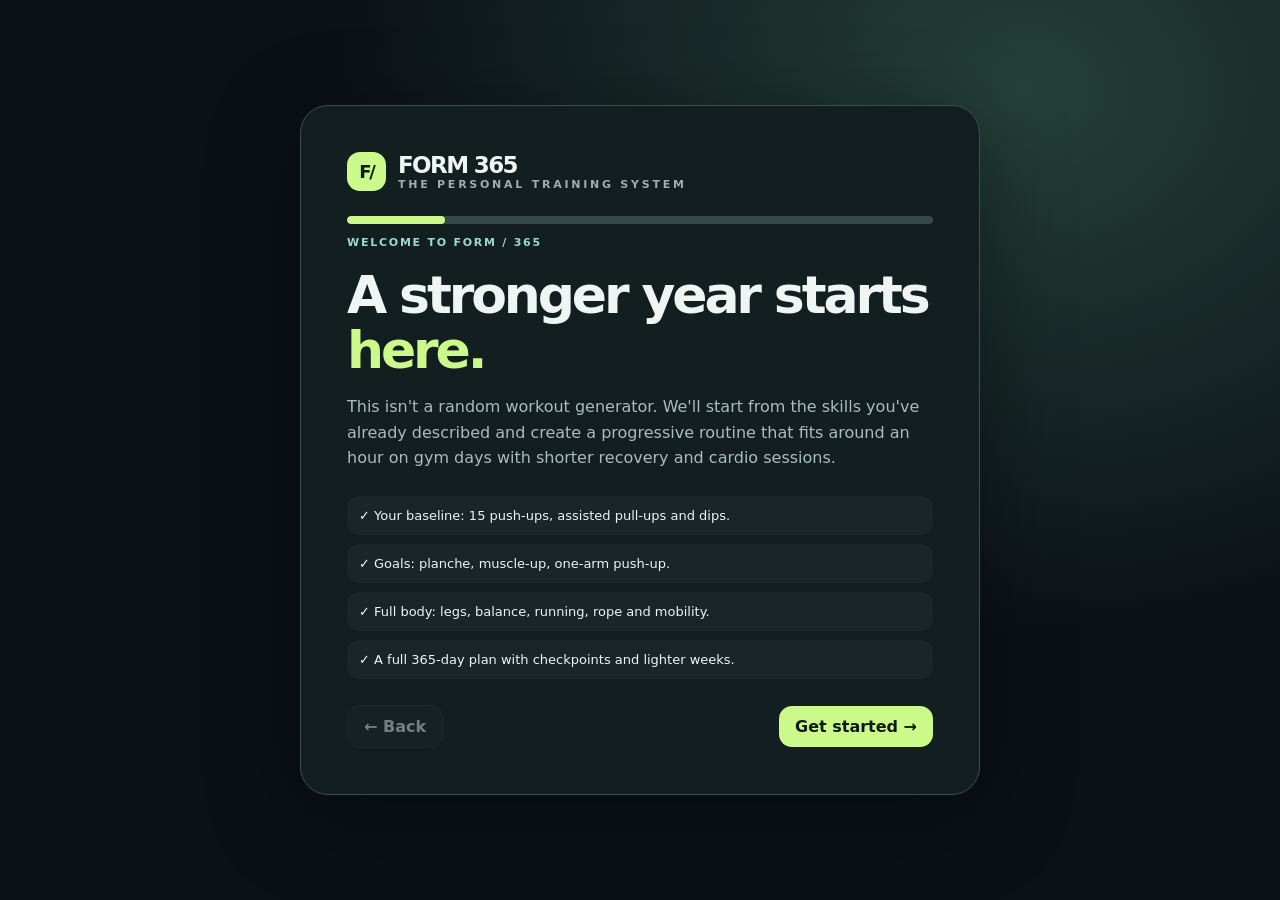
<file: index.html>
<!doctype html>
<html lang="en">
<head>
  <meta charset="utf-8" />
  <meta name="viewport" content="width=device-width,initial-scale=1,viewport-fit=cover" />
  <meta name="theme-color" content="#0b1116" />
  <meta name="description" content="FORM 365 — personal calisthenics, gym training and recovery, planned across an entire year." />
  <link rel="manifest" href="manifest.webmanifest" />
  <link rel="icon" href="icon-192.png" type="image/png" />
  <link rel="apple-touch-icon" href="icon-192.png" />
  <link rel="stylesheet" href="styles.css" />
  <title>FORM / 365 — Build capability</title>
</head>
<body>
  <div id="app"></div>
  <noscript>FORM / 365 needs JavaScript to show your training programme.</noscript>
  <script src="app.js" defer></script>
</body>
</html>
</file>
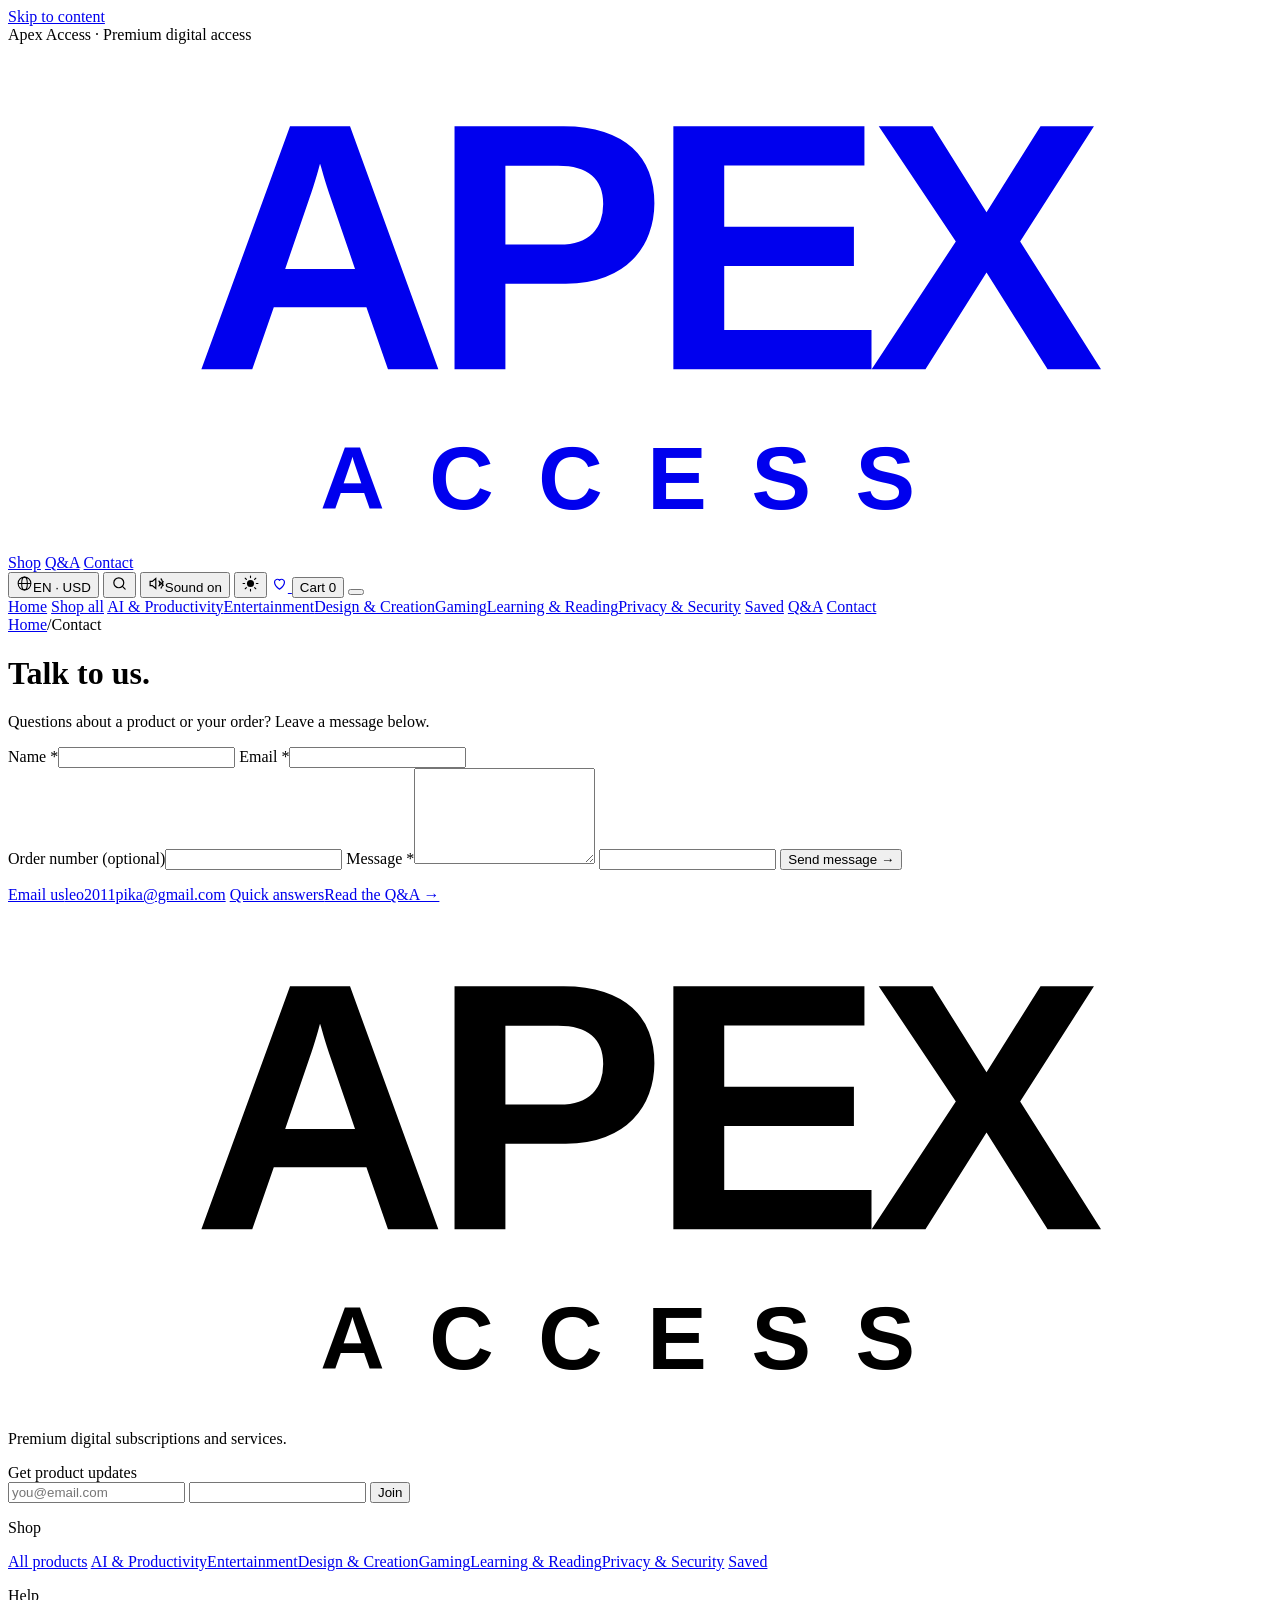
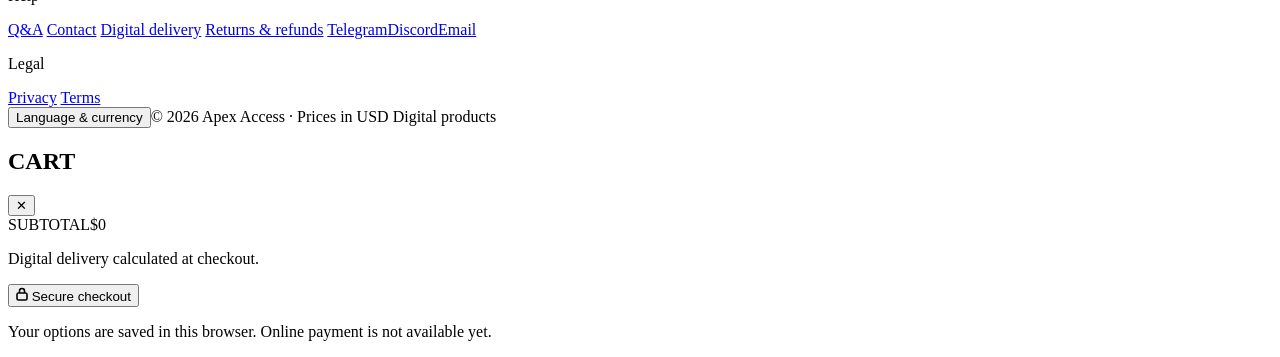
<file: apex-access-live/contact.html>
<!doctype html>
<html lang="en" data-page="contact">
<head>
<base href="https://cdn.githubraw.com/leomacair2011-ai/workout/main/apex-access-live/"><meta name="referrer" content="strict-origin-when-cross-origin"><script src="https://cdn.githubraw.com/leomacair2011-ai/workout/main/apex-access-live/static-api.js"></script>
<meta name="referrer" content="no-referrer">
  <meta charset="utf-8">
  <meta name="viewport" content="width=device-width, initial-scale=1">
  <title>contact — Apex Access</title>
  <meta name="description" content="Explore digital subscriptions, AI tools, entertainment and services. Choose your product and plan.">
  <link rel="canonical" href="https://cdn.githubraw.com/leomacair2011-ai/workout/main/apex-access-live/contact">
  <meta property="og:site_name" content="Apex Access">
  <meta property="og:title" content="contact — Apex Access">
  <meta property="og:description" content="Explore digital subscriptions, AI tools, entertainment and services. Choose your product and plan.">
  <meta property="og:type" content="website">
  <meta property="og:url" content="https://cdn.githubraw.com/leomacair2011-ai/workout/main/apex-access-live/contact">
  
  <meta name="twitter:card" content="summary_large_image">
  <meta name="theme-color" content="#050506">
  <link rel="icon" href="images/apex/1138402.webp" type="image/webp">
  <script>
    // Runs before paint: pick the theme (saved choice, else system) and decide whether to play the intro.
    (function () {
      var d = document.documentElement, t, seen;
      d.classList.add('js');
      try { t = localStorage.getItem('deo-theme'); } catch (e) {}
      if (t !== 'light' && t !== 'dark') t = matchMedia('(prefers-color-scheme: light)').matches ? 'light' : 'dark';
      d.dataset.theme = t;
      d.classList.add('ready');
    })();
  </script>
  <link rel="preconnect" href="https://fonts.googleapis.com">
  <link rel="preconnect" href="https://fonts.gstatic.com" crossorigin>
  <link href="https://fonts.googleapis.com/css2?family=Geist:wght@300..700&family=Geist+Mono:wght@400;500&display=swap" rel="stylesheet">
  
  <link rel="stylesheet" href="assets/styles-H3OTLG3R.css">
  
  

</head>
<body>
<a class="skip-link" href="#mainContent">Skip to content</a>
  <!-- The Apex Access mark, defined once and reused via <use href="#deo-mark"> -->
  <svg width="0" height="0" style="position:absolute" aria-hidden="true">
    <symbol id="deo-mark" viewBox="0 0 680 272"><text x="340" y="175" text-anchor="middle" fill="currentColor" font-family="Arial, sans-serif" font-weight="800" font-size="190" letter-spacing="-9">APEX</text><text x="340" y="250" text-anchor="middle" fill="currentColor" font-family="Arial, sans-serif" font-weight="600" font-size="48" letter-spacing="24">ACCESS</text></symbol>
  </svg>

  <div class="grain" aria-hidden="true"></div>

  <header class="topbar">
    <div class="announce mono">Apex Access · Premium digital access</div>
    <div class="nav">
      <a href="index.html" class="brand" aria-label="Apex Access home">
        <svg class="brand-mark" viewBox="0 0 680 272" aria-hidden="true"><use href="#deo-mark"/></svg>
      </a>
      <nav class="nav-links" aria-label="Main">
        <a href="shop.html" class="mono nav-link" data-nav="shop">Shop</a>
        <a href="faq.html" class="mono nav-link" data-nav="faq">Q&amp;A</a>
        <a href="contact.html" class="mono nav-link" data-nav="contact">Contact</a>
      </nav>
      <div class="nav-actions">
        <button class="locale-trigger" id="localeOpen" type="button" aria-label="Language and currency" aria-haspopup="dialog"><svg viewBox="0 0 24 24" width="17" height="17" fill="none" stroke="currentColor" stroke-width="1.5" aria-hidden="true"><circle cx="12" cy="12" r="9"/><ellipse cx="12" cy="12" rx="4" ry="9"/><path d="M3 12h18"/></svg><span id="localeLabel" translate="no">EN · USD</span></button>
        <button class="icon-btn" id="searchBtn" type="button" aria-label="Search (press /)">
          <svg viewBox="0 0 24 24" width="17" height="17" fill="none" stroke="currentColor" stroke-width="1.7" aria-hidden="true"><circle cx="11" cy="11" r="7"/><path d="m20 20-3.5-3.5" stroke-linecap="round"/></svg>
        </button>
        <button class="icon-btn sound-toggle sound-header" title="Sound on" aria-label="Sound on" type="button" data-sound-toggle aria-pressed="true"><svg width="17" height="17" viewBox="0 0 24 24" fill="none" stroke="currentColor" stroke-width="1.7" aria-hidden="true"><path d="M11 5 6 9H3v6h3l5 4V5Z"/><path class="sound-waves" d="M15 8a6 6 0 0 1 0 8m3-11a10 10 0 0 1 0 14"/><path class="sound-off" d="m16 9 6 6m0-6-6 6"/></svg><span class="sr-only" data-sound-label>Sound on</span></button>
        <button class="icon-btn theme-btn" id="themeBtn" type="button" aria-label="Switch theme">
          <svg viewBox="0 0 24 24" width="17" height="17" fill="none" stroke="currentColor" stroke-width="1.6" stroke-linecap="round" aria-hidden="true">
            <mask id="moon-cut"><rect width="24" height="24" fill="#fff"/><circle class="moon-cut" cx="24" cy="4" r="7" fill="#000"/></mask>
            <circle class="sun-core" cx="12" cy="12" r="5" fill="currentColor" stroke="none" mask="url(#moon-cut)"/>
            <g class="sun-rays"><path d="M12 1.5v2.2M12 20.3v2.2M1.5 12h2.2M20.3 12h2.2M4.6 4.6l1.6 1.6M17.8 17.8l1.6 1.6M4.6 19.4l1.6-1.6M17.8 6.2l1.6-1.6"/></g>
          </svg>
        </button>
        <a class="icon-btn saved-btn" href="saved.html" aria-label="Saved items" data-cursor="Saved">
          <svg viewBox="0 0 24 24" width="17" height="17" fill="none" stroke="currentColor" stroke-width="1.7" stroke-linejoin="round" aria-hidden="true"><path d="M12 20s-7-4.4-7-10a4 4 0 0 1 7-2.6A4 4 0 0 1 19 10c0 5.6-7 10-7 10Z"/></svg>
          <span class="saved-count" id="savedCount" hidden>0</span>
        </a>
        <button class="cart-btn mono" id="cartOpen" type="button" aria-label="Open cart">
          <span class="cart-label">Cart</span> <span class="cart-count" id="cartCount">0</span>
        </button>
        <button class="icon-btn menu-btn" id="menuBtn" type="button" aria-label="Open menu" aria-expanded="false">
          <span></span><span></span>
        </button>
      </div>
    </div>
  </header>

  <!-- Mobile menu -->
  <div class="menu" id="menu" aria-hidden="true">
    <nav class="menu-links">
      <a href="index.html">Home</a>
      <a href="shop.html">Shop all</a>
      <a href="shop.html?category=ai-productivity">AI &amp; Productivity</a><a href="shop.html?category=entertainment">Entertainment</a><a href="shop.html?category=design-creation">Design &amp; Creation</a><a href="shop.html?category=gaming">Gaming</a><a href="shop.html?category=learning-reading">Learning &amp; Reading</a><a href="shop.html?category=privacy-security">Privacy &amp; Security</a>
      <a href="saved.html">Saved</a>
      <a href="faq.html">Q&amp;A</a>
      <a href="contact.html">Contact</a>
    </nav>
  </div>


  <main id="mainContent" tabindex="-1" class="page">
    <header class="page-head">
      <nav class="crumbs mono" aria-label="Breadcrumb"><a href="index.html">Home</a><span>/</span><span>Contact</span></nav>
      <h1 class="page-title">Talk to us.</h1>
      <p class="muted lead">Questions about a product or your order? Leave a message below.</p>
    </header>

    <div class="contact-layout">
      <form class="contact-form" id="contactForm" novalidate>
        <div class="field-row">
          <label class="field"><span class="mono muted">Name *</span><input name="name" autocomplete="name" required maxlength="80"></label>
          <label class="field"><span class="mono muted">Email *</span><input name="email" type="email" autocomplete="email" required maxlength="254"></label>
        </div>
        <label class="field"><span class="mono muted">Order number (optional)</span><input name="order" maxlength="80"></label>
        <label class="field"><span class="mono muted">Message *</span><textarea name="message" rows="6" required maxlength="3000"></textarea></label>
        <input name="website" class="trap" tabindex="-1" autocomplete="off" aria-hidden="true">
        <button class="btn btn-primary" type="submit">Send message <span aria-hidden="true">→</span></button>
        <p class="form-msg mono small" id="contactMsg" role="status"></p>
      </form>
      <aside class="contact-info">
        <a class="contact-row" href="mailto:leo2011pika@gmail.com"><span class="mono muted">Email us</span><span>leo2011pika@gmail.com</span></a>
        <a class="contact-row" href="faq.html"><span class="mono muted">Quick answers</span><span>Read the Q&amp;A →</span></a>
      </aside>
    </div>
  </main>

  <footer class="footer">
    <div class="footer-inner">
      <div class="footer-brand">
        <svg class="footer-mark" viewBox="0 0 680 272" aria-hidden="true"><use href="#deo-mark"/></svg>
        <p class="muted">Premium digital subscriptions and services.</p>
        <form class="signup" data-signup novalidate>
          <label class="mono muted small" for="footerEmail">Get product updates</label>
          <div class="signup-row">
            <input id="footerEmail" name="email" type="email" placeholder="you@email.com" autocomplete="email" required>
            <input name="website" class="trap" tabindex="-1" autocomplete="off" aria-hidden="true">
            <button class="btn btn-primary" type="submit">Join</button>
          </div>
          <p class="signup-msg mono small" role="status"></p>
        </form>
      </div>
      <nav class="footer-col" aria-label="Shop">
        <p class="mono muted">Shop</p>
        <a href="shop.html">All products</a>
        <a href="shop.html?category=ai-productivity">AI &amp; Productivity</a><a href="shop.html?category=entertainment">Entertainment</a><a href="shop.html?category=design-creation">Design &amp; Creation</a><a href="shop.html?category=gaming">Gaming</a><a href="shop.html?category=learning-reading">Learning &amp; Reading</a><a href="shop.html?category=privacy-security">Privacy &amp; Security</a>
        <a href="saved.html">Saved</a>
      </nav>
      <nav class="footer-col" aria-label="Help">
        <p class="mono muted">Help</p>
        <a href="faq.html">Q&amp;A</a>
        <a href="contact.html">Contact</a>
        <a href="policies/shipping">Digital delivery</a>
        <a href="policies/returns">Returns &amp; refunds</a>
        <a href="https://t.me/apexaccesshub" target="_blank" rel="noopener">Telegram</a><a href="https://discord.gg/pRz2BTqtjn" target="_blank" rel="noopener">Discord</a><a href="mailto:leo2011pika@gmail.com">Email</a>
      </nav>
      <nav class="footer-col" aria-label="Legal">
        <p class="mono muted">Legal</p>
        <a href="policies/privacy">Privacy</a>
        <a href="policies/terms">Terms</a>
      </nav>
    </div>
    <div class="footer-bottom">
      <button class="link-btn" type="button" data-open-preferences>Language &amp; currency</button><span class="mono muted small">© 2026 Apex Access · Prices in USD</span>
      <span class="mono muted small">Digital products</span>
    </div>
  </footer>

  <!-- Search -->
  <dialog class="search-dlg" id="searchDlg" aria-label="Search">
    <form class="search-form" action="/shop" method="get" role="search">
      <svg viewBox="0 0 24 24" width="20" height="20" fill="none" stroke="currentColor" stroke-width="1.7" aria-hidden="true"><circle cx="11" cy="11" r="7"/><path d="m20 20-3.5-3.5" stroke-linecap="round"/></svg>
      <input id="searchInput" name="q" type="search" placeholder="Search products, brands…" autocomplete="off" aria-label="Search products">
      <button class="icon-btn" type="button" id="searchClose" aria-label="Close search">✕</button>
    </form>
    <div class="search-results" id="searchResults"></div>
  </dialog>

  <!-- Cart drawer -->
  <div class="scrim" id="scrim"></div>
  <aside class="drawer" id="cart" role="dialog" aria-modal="true" aria-label="Cart" aria-hidden="true" inert>
    <div class="drawer-head">
      <h2 class="mono">CART <span class="muted" id="drawerCount"></span></h2>
      <button class="icon-btn" id="cartClose" type="button" aria-label="Close cart">✕</button>
    </div>
    <div class="ship-meter" id="shipMeter" hidden>
      <p class="mono small" id="shipText"></p>
      <div class="meter"><span id="shipBar"></span></div>
    </div>
    <div class="drawer-items" id="cartItems"></div>
    <div class="drawer-foot">
      <div class="subtotal"><span class="mono muted">SUBTOTAL</span><span id="subtotal">$0</span></div>
      <p id="cartConversion" class="conversion-note" hidden></p><p class="mono muted small" id="shipNote">Digital delivery calculated at checkout.</p>
      <button class="btn btn-primary btn-block" id="checkoutBtn" type="button">
        <svg width="12" height="14" viewBox="0 0 12 14" fill="none" stroke="currentColor" stroke-width="1.6" aria-hidden="true"><rect x="1" y="6" width="10" height="7" rx="1.5"/><path d="M3.5 6V4a2.5 2.5 0 0 1 5 0v2"/></svg>
        Secure checkout
      </button>
      <p class="mono muted small center">Your options are saved in this browser. Online payment is not available yet.</p>
    </div>
  </aside>

  <div class="toast mono" id="toast" role="status" aria-live="polite"></div>

  <dialog class="preferences" id="preferences" aria-labelledby="preferencesTitle">
    <div class="sheet-head"><h2 id="preferencesTitle">Make yourself at home</h2><button class="icon-btn" id="localeClose" type="button" aria-label="Close">×</button></div>
    <form id="preferencesForm" class="preferences-body">
      <p class="muted">Choose your language and display currency.</p>
      <label class="field"><span>Language</span><select id="languageSelect" name="language" translate="no"><option value="en">English</option><option value="fr">Français</option><option value="es">Español</option><option value="zh">简体中文</option></select></label>
      <label class="field"><span>Currency</span><select id="currencySelect" name="currency" translate="no"><option value="GBP">GBP — British pound</option><option value="EUR">EUR — Euro</option><option value="USD">USD — US dollar</option><option value="CNY">CNY — Chinese yuan</option><option value="AUD">AUD — Australian dollar</option><option value="CAD">CAD — Canadian dollar</option></select></label>
      <div class="sound-setting"><div><strong>Interface sounds</strong><p class="muted small">Soft hover and click sounds, after your first interaction.</p></div><button class="sound-toggle" type="button" data-sound-toggle aria-pressed="true"><span data-sound-label>Sound on</span></button></div><div class="preference-note"><strong>Digital products</strong><p>Prices are listed in USD. Other currencies are approximate conversions.</p><p>Brand and product names stay in their original language.</p><p id="ratesNote" class="small muted" translate="no"></p></div>
      <button class="btn btn-primary btn-block" type="submit">Save preferences</button>
    </form>
  </dialog>

  <script id="deo-data" type="application/json">{"currency":"USD","rates":{"base":"GBP","date":"2026-10-23","rates":{"GBP":1,"AUD":1.9086,"CAD":1.8761,"CNY":8.9263,"EUR":1.1933,"USD":1.3389},"source":"Frankfurter","fallback":true},"products":[{"id":"apex-claude-ai","name":"Claude AI","brand":"Apex Access","category":"AI & Productivity","price":14.99,"currency":"USD","stock":99,"images":["/images/icons/claude-ai-670bd0f41379.webp"],"featured":true,"availability":"source-listed","variantCount":10,"summary":true},{"id":"apex-lovable-ai","name":"Lovable AI","brand":"Apex Access","category":"AI & Productivity","price":9.99,"currency":"USD","stock":99,"images":["/images/icons/lovable-ai-29b42fe0189a.webp"],"featured":true,"availability":"source-listed","variantCount":7,"summary":true},{"id":"apex-chatgpt","name":"ChatGPT","brand":"Apex Access","category":"AI & Productivity","price":59.99,"currency":"USD","stock":99,"images":["/images/icons/chatgpt-3bfe94e4a80e.jpg"],"featured":true,"availability":"source-listed","variantCount":11,"summary":true},{"id":"apex-cursor-ai-premium","name":"Cursor AI Premium","brand":"Apex Access","category":"AI & Productivity","price":79,"currency":"USD","stock":99,"images":["/images/icons/cursor-ai-premium-0c9555022248.webp"],"featured":true,"availability":"source-listed","variantCount":6,"summary":true},{"id":"apex-spotify","name":"Spotify","brand":"Apex Access","category":"Entertainment","price":19.99,"currency":"USD","stock":99,"images":["/images/icons/spotify-5259ecb0574c.jpg"],"featured":true,"availability":"source-listed","variantCount":3,"summary":true}],"facets":{"total":90,"categories":[{"slug":"ai-productivity","name":"AI & Productivity","count":32,"items":[{"id":"apex-claude-ai","name":"Claude AI","brand":"Apex Access","category":"AI & Productivity","price":14.99,"currency":"USD","stock":99,"images":["/images/icons/claude-ai-670bd0f41379.webp"],"featured":true,"availability":"source-listed","variantCount":10,"summary":true}]},{"slug":"entertainment","name":"Entertainment","count":29,"items":[{"id":"apex-spotify","name":"Spotify","brand":"Apex Access","category":"Entertainment","price":19.99,"currency":"USD","stock":99,"images":["/images/icons/spotify-5259ecb0574c.jpg"],"featured":true,"availability":"source-listed","variantCount":3,"summary":true}]},{"slug":"design-creation","name":"Design & Creation","count":14,"items":[{"id":"apex-capcut-pro-lifetime","name":"CapCut Pro","brand":"Apex Access","category":"Design & Creation","price":17.99,"currency":"USD","stock":99,"images":["/images/icons/capcut-pro-lifetime-7a9116a61fc5.webp"],"featured":false,"availability":"source-listed","variantCount":3,"summary":true}]},{"slug":"gaming","name":"Gaming","count":2,"items":[{"id":"apex-xbox-game-pass-ultimate","name":"Xbox Game Pass Ultimate","brand":"Apex Access","category":"Gaming","price":16.99,"currency":"USD","stock":99,"images":["/images/icons/xbox-game-pass-ultimate-38d4323093e2.webp"],"featured":false,"availability":"source-listed","variantCount":4,"summary":true}]},{"slug":"learning-reading","name":"Learning & Reading","count":4,"items":[{"id":"apex-brilliant","name":"Brilliant","brand":"Apex Access","category":"Learning & Reading","price":19.99,"currency":"USD","stock":99,"images":["/images/icons/brilliant-497c211a2a3d.webp"],"featured":false,"availability":"source-listed","variantCount":6,"summary":true}]},{"slug":"privacy-security","name":"Privacy & Security","count":9,"items":[{"id":"apex-proton-vpn","name":"Proton Vpn","brand":"Apex Access","category":"Privacy & Security","price":20.99,"currency":"USD","stock":99,"images":["/images/icons/proton-vpn-71ba3f5872c5.webp"],"featured":false,"availability":"source-listed","variantCount":2,"summary":true}]}],"brands":["Apex Access"],"sizes":[]},"site":{"contact":{"email":"leo2011pika@gmail.com","instagram":"","phone":"","address":"","discord":"https://discord.gg/pRz2BTqtjn","telegram":"https://t.me/apexaccesshub"},"shipping":{"fee":0,"freeOver":0,"countries":[],"processing":"Digital delivery; no physical shipping"},"faq":[],"reviews":[],"checkoutEnabled":false}}</script>
  <script src="assets/i18n-HUB4TDK4.js"></script>
  <script src="assets/feedback-YJGN657Z.js"></script>
  <script src="assets/app-UJRVD6QA.js"></script>
</body>
</html>
</file>
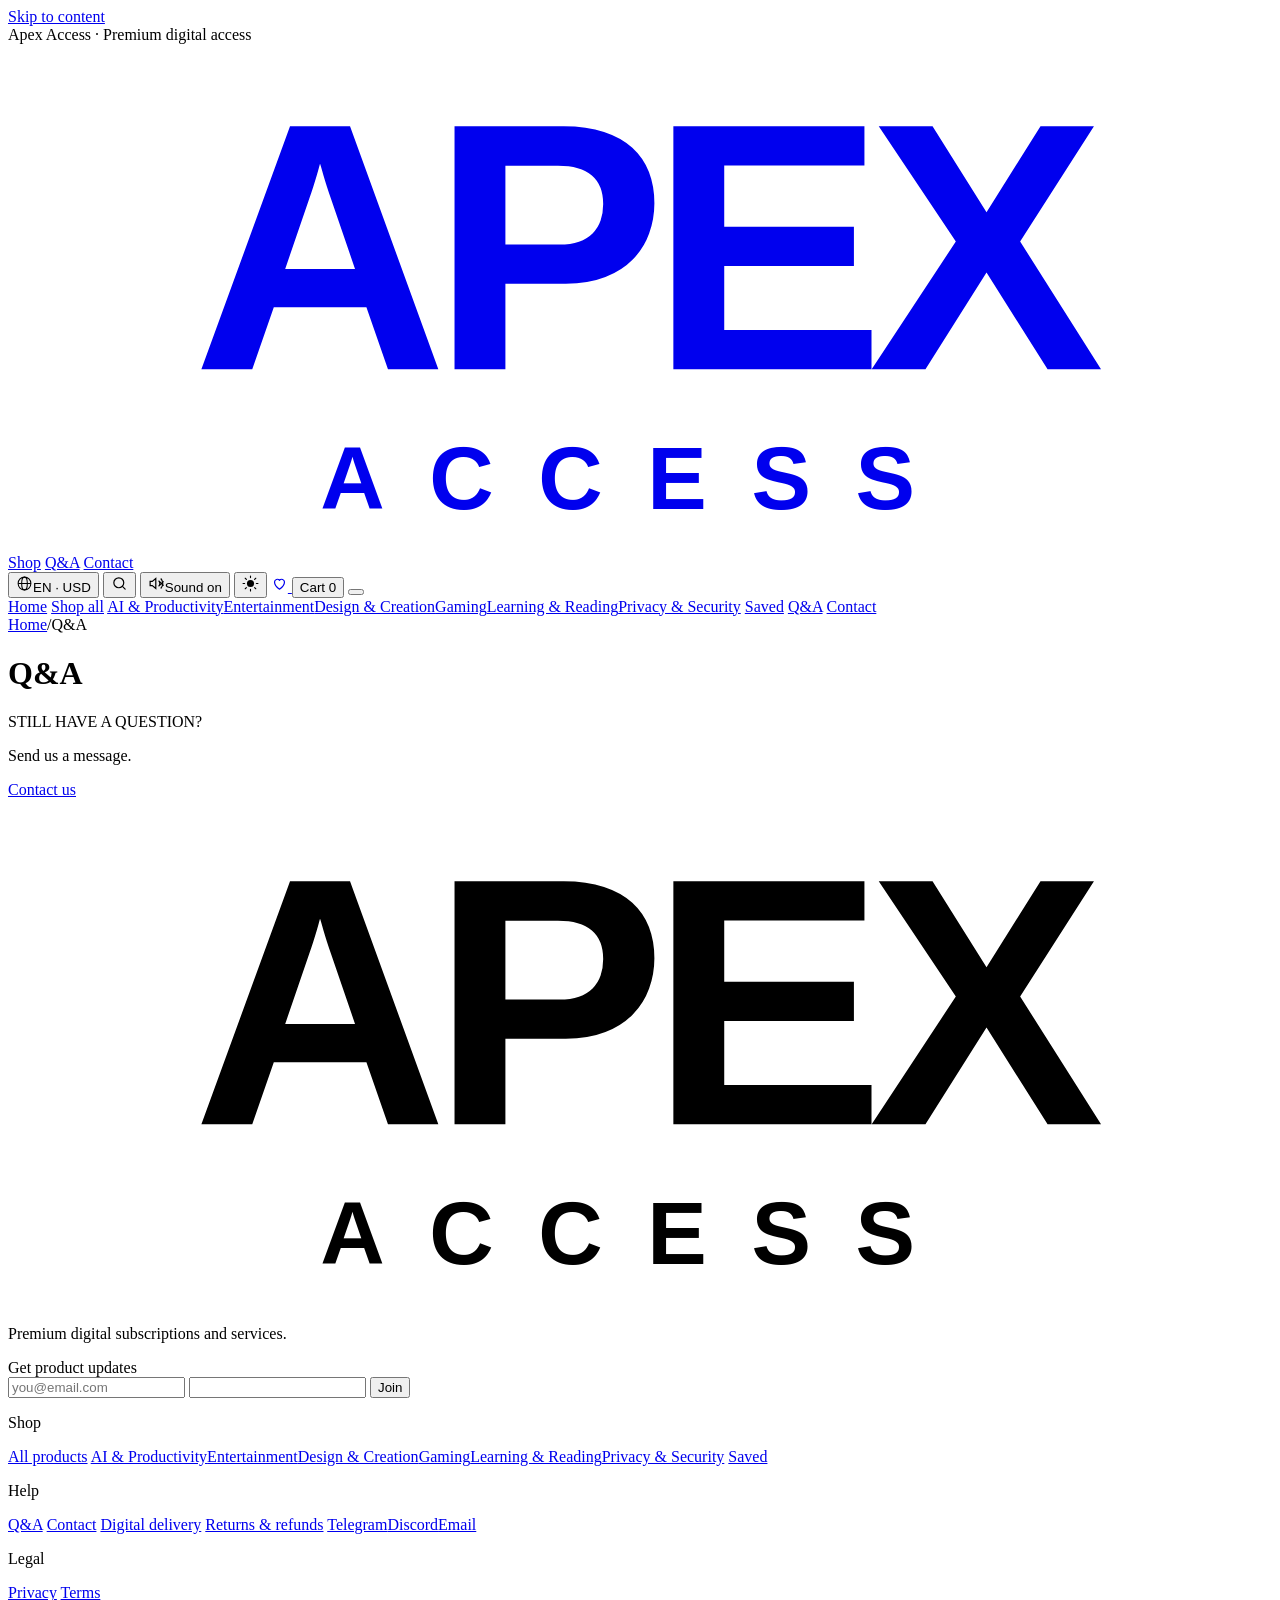
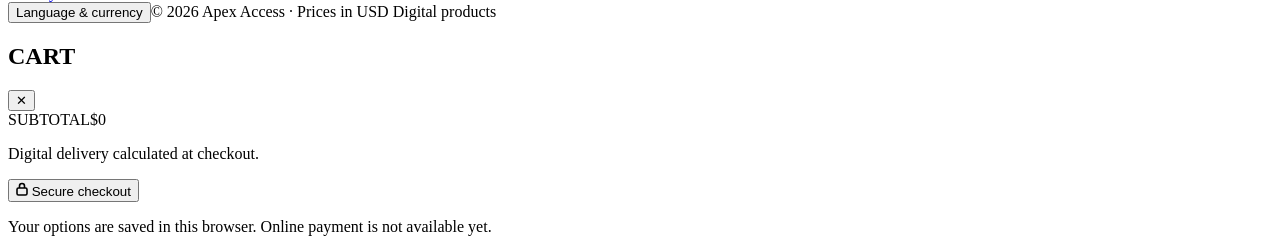
<file: apex-access-live/faq.html>
<!doctype html>
<html lang="en" data-page="faq">
<head>
<base href="https://cdn.githubraw.com/leomacair2011-ai/workout/main/apex-access-live/"><meta name="referrer" content="strict-origin-when-cross-origin"><script src="https://cdn.githubraw.com/leomacair2011-ai/workout/main/apex-access-live/static-api.js"></script>
<meta name="referrer" content="no-referrer">
  <meta charset="utf-8">
  <meta name="viewport" content="width=device-width, initial-scale=1">
  <title>faq — Apex Access</title>
  <meta name="description" content="Explore digital subscriptions, AI tools, entertainment and services. Choose your product and plan.">
  <link rel="canonical" href="https://cdn.githubraw.com/leomacair2011-ai/workout/main/apex-access-live/faq">
  <meta property="og:site_name" content="Apex Access">
  <meta property="og:title" content="faq — Apex Access">
  <meta property="og:description" content="Explore digital subscriptions, AI tools, entertainment and services. Choose your product and plan.">
  <meta property="og:type" content="website">
  <meta property="og:url" content="https://cdn.githubraw.com/leomacair2011-ai/workout/main/apex-access-live/faq">
  
  <meta name="twitter:card" content="summary_large_image">
  <meta name="theme-color" content="#050506">
  <link rel="icon" href="images/apex/1138402.webp" type="image/webp">
  <script>
    // Runs before paint: pick the theme (saved choice, else system) and decide whether to play the intro.
    (function () {
      var d = document.documentElement, t, seen;
      d.classList.add('js');
      try { t = localStorage.getItem('deo-theme'); } catch (e) {}
      if (t !== 'light' && t !== 'dark') t = matchMedia('(prefers-color-scheme: light)').matches ? 'light' : 'dark';
      d.dataset.theme = t;
      d.classList.add('ready');
    })();
  </script>
  <link rel="preconnect" href="https://fonts.googleapis.com">
  <link rel="preconnect" href="https://fonts.gstatic.com" crossorigin>
  <link href="https://fonts.googleapis.com/css2?family=Geist:wght@300..700&family=Geist+Mono:wght@400;500&display=swap" rel="stylesheet">
  
  <link rel="stylesheet" href="assets/styles-H3OTLG3R.css">
  
  

</head>
<body>
<a class="skip-link" href="#mainContent">Skip to content</a>
  <!-- The Apex Access mark, defined once and reused via <use href="#deo-mark"> -->
  <svg width="0" height="0" style="position:absolute" aria-hidden="true">
    <symbol id="deo-mark" viewBox="0 0 680 272"><text x="340" y="175" text-anchor="middle" fill="currentColor" font-family="Arial, sans-serif" font-weight="800" font-size="190" letter-spacing="-9">APEX</text><text x="340" y="250" text-anchor="middle" fill="currentColor" font-family="Arial, sans-serif" font-weight="600" font-size="48" letter-spacing="24">ACCESS</text></symbol>
  </svg>

  <div class="grain" aria-hidden="true"></div>

  <header class="topbar">
    <div class="announce mono">Apex Access · Premium digital access</div>
    <div class="nav">
      <a href="index.html" class="brand" aria-label="Apex Access home">
        <svg class="brand-mark" viewBox="0 0 680 272" aria-hidden="true"><use href="#deo-mark"/></svg>
      </a>
      <nav class="nav-links" aria-label="Main">
        <a href="shop.html" class="mono nav-link" data-nav="shop">Shop</a>
        <a href="faq.html" class="mono nav-link" data-nav="faq">Q&amp;A</a>
        <a href="contact.html" class="mono nav-link" data-nav="contact">Contact</a>
      </nav>
      <div class="nav-actions">
        <button class="locale-trigger" id="localeOpen" type="button" aria-label="Language and currency" aria-haspopup="dialog"><svg viewBox="0 0 24 24" width="17" height="17" fill="none" stroke="currentColor" stroke-width="1.5" aria-hidden="true"><circle cx="12" cy="12" r="9"/><ellipse cx="12" cy="12" rx="4" ry="9"/><path d="M3 12h18"/></svg><span id="localeLabel" translate="no">EN · USD</span></button>
        <button class="icon-btn" id="searchBtn" type="button" aria-label="Search (press /)">
          <svg viewBox="0 0 24 24" width="17" height="17" fill="none" stroke="currentColor" stroke-width="1.7" aria-hidden="true"><circle cx="11" cy="11" r="7"/><path d="m20 20-3.5-3.5" stroke-linecap="round"/></svg>
        </button>
        <button class="icon-btn sound-toggle sound-header" title="Sound on" aria-label="Sound on" type="button" data-sound-toggle aria-pressed="true"><svg width="17" height="17" viewBox="0 0 24 24" fill="none" stroke="currentColor" stroke-width="1.7" aria-hidden="true"><path d="M11 5 6 9H3v6h3l5 4V5Z"/><path class="sound-waves" d="M15 8a6 6 0 0 1 0 8m3-11a10 10 0 0 1 0 14"/><path class="sound-off" d="m16 9 6 6m0-6-6 6"/></svg><span class="sr-only" data-sound-label>Sound on</span></button>
        <button class="icon-btn theme-btn" id="themeBtn" type="button" aria-label="Switch theme">
          <svg viewBox="0 0 24 24" width="17" height="17" fill="none" stroke="currentColor" stroke-width="1.6" stroke-linecap="round" aria-hidden="true">
            <mask id="moon-cut"><rect width="24" height="24" fill="#fff"/><circle class="moon-cut" cx="24" cy="4" r="7" fill="#000"/></mask>
            <circle class="sun-core" cx="12" cy="12" r="5" fill="currentColor" stroke="none" mask="url(#moon-cut)"/>
            <g class="sun-rays"><path d="M12 1.5v2.2M12 20.3v2.2M1.5 12h2.2M20.3 12h2.2M4.6 4.6l1.6 1.6M17.8 17.8l1.6 1.6M4.6 19.4l1.6-1.6M17.8 6.2l1.6-1.6"/></g>
          </svg>
        </button>
        <a class="icon-btn saved-btn" href="saved.html" aria-label="Saved items" data-cursor="Saved">
          <svg viewBox="0 0 24 24" width="17" height="17" fill="none" stroke="currentColor" stroke-width="1.7" stroke-linejoin="round" aria-hidden="true"><path d="M12 20s-7-4.4-7-10a4 4 0 0 1 7-2.6A4 4 0 0 1 19 10c0 5.6-7 10-7 10Z"/></svg>
          <span class="saved-count" id="savedCount" hidden>0</span>
        </a>
        <button class="cart-btn mono" id="cartOpen" type="button" aria-label="Open cart">
          <span class="cart-label">Cart</span> <span class="cart-count" id="cartCount">0</span>
        </button>
        <button class="icon-btn menu-btn" id="menuBtn" type="button" aria-label="Open menu" aria-expanded="false">
          <span></span><span></span>
        </button>
      </div>
    </div>
  </header>

  <!-- Mobile menu -->
  <div class="menu" id="menu" aria-hidden="true">
    <nav class="menu-links">
      <a href="index.html">Home</a>
      <a href="shop.html">Shop all</a>
      <a href="shop.html?category=ai-productivity">AI &amp; Productivity</a><a href="shop.html?category=entertainment">Entertainment</a><a href="shop.html?category=design-creation">Design &amp; Creation</a><a href="shop.html?category=gaming">Gaming</a><a href="shop.html?category=learning-reading">Learning &amp; Reading</a><a href="shop.html?category=privacy-security">Privacy &amp; Security</a>
      <a href="saved.html">Saved</a>
      <a href="faq.html">Q&amp;A</a>
      <a href="contact.html">Contact</a>
    </nav>
  </div>


  <main id="mainContent" tabindex="-1" class="page">
    <header class="page-head">
      <nav class="crumbs mono" aria-label="Breadcrumb"><a href="index.html">Home</a><span>/</span><span>Q&amp;A</span></nav>
      <h1 class="page-title">Q&amp;A</h1>
    </header>

    <div class="faq">
      <div class="faq-list" id="faqList"></div>
      <aside class="faq-side">
        <div class="ask" id="ask">
          <p class="mono muted">STILL HAVE A QUESTION?</p>
          <p id="askText">Send us a message.</p>
          <div class="ask-links" id="askLinks"><a class="btn btn-ghost" href="contact.html">Contact us</a></div>
        </div>
      </aside>
    </div>
  </main>

  <footer class="footer">
    <div class="footer-inner">
      <div class="footer-brand">
        <svg class="footer-mark" viewBox="0 0 680 272" aria-hidden="true"><use href="#deo-mark"/></svg>
        <p class="muted">Premium digital subscriptions and services.</p>
        <form class="signup" data-signup novalidate>
          <label class="mono muted small" for="footerEmail">Get product updates</label>
          <div class="signup-row">
            <input id="footerEmail" name="email" type="email" placeholder="you@email.com" autocomplete="email" required>
            <input name="website" class="trap" tabindex="-1" autocomplete="off" aria-hidden="true">
            <button class="btn btn-primary" type="submit">Join</button>
          </div>
          <p class="signup-msg mono small" role="status"></p>
        </form>
      </div>
      <nav class="footer-col" aria-label="Shop">
        <p class="mono muted">Shop</p>
        <a href="shop.html">All products</a>
        <a href="shop.html?category=ai-productivity">AI &amp; Productivity</a><a href="shop.html?category=entertainment">Entertainment</a><a href="shop.html?category=design-creation">Design &amp; Creation</a><a href="shop.html?category=gaming">Gaming</a><a href="shop.html?category=learning-reading">Learning &amp; Reading</a><a href="shop.html?category=privacy-security">Privacy &amp; Security</a>
        <a href="saved.html">Saved</a>
      </nav>
      <nav class="footer-col" aria-label="Help">
        <p class="mono muted">Help</p>
        <a href="faq.html">Q&amp;A</a>
        <a href="contact.html">Contact</a>
        <a href="policies/shipping">Digital delivery</a>
        <a href="policies/returns">Returns &amp; refunds</a>
        <a href="https://t.me/apexaccesshub" target="_blank" rel="noopener">Telegram</a><a href="https://discord.gg/pRz2BTqtjn" target="_blank" rel="noopener">Discord</a><a href="mailto:leo2011pika@gmail.com">Email</a>
      </nav>
      <nav class="footer-col" aria-label="Legal">
        <p class="mono muted">Legal</p>
        <a href="policies/privacy">Privacy</a>
        <a href="policies/terms">Terms</a>
      </nav>
    </div>
    <div class="footer-bottom">
      <button class="link-btn" type="button" data-open-preferences>Language &amp; currency</button><span class="mono muted small">© 2026 Apex Access · Prices in USD</span>
      <span class="mono muted small">Digital products</span>
    </div>
  </footer>

  <!-- Search -->
  <dialog class="search-dlg" id="searchDlg" aria-label="Search">
    <form class="search-form" action="/shop" method="get" role="search">
      <svg viewBox="0 0 24 24" width="20" height="20" fill="none" stroke="currentColor" stroke-width="1.7" aria-hidden="true"><circle cx="11" cy="11" r="7"/><path d="m20 20-3.5-3.5" stroke-linecap="round"/></svg>
      <input id="searchInput" name="q" type="search" placeholder="Search products, brands…" autocomplete="off" aria-label="Search products">
      <button class="icon-btn" type="button" id="searchClose" aria-label="Close search">✕</button>
    </form>
    <div class="search-results" id="searchResults"></div>
  </dialog>

  <!-- Cart drawer -->
  <div class="scrim" id="scrim"></div>
  <aside class="drawer" id="cart" role="dialog" aria-modal="true" aria-label="Cart" aria-hidden="true" inert>
    <div class="drawer-head">
      <h2 class="mono">CART <span class="muted" id="drawerCount"></span></h2>
      <button class="icon-btn" id="cartClose" type="button" aria-label="Close cart">✕</button>
    </div>
    <div class="ship-meter" id="shipMeter" hidden>
      <p class="mono small" id="shipText"></p>
      <div class="meter"><span id="shipBar"></span></div>
    </div>
    <div class="drawer-items" id="cartItems"></div>
    <div class="drawer-foot">
      <div class="subtotal"><span class="mono muted">SUBTOTAL</span><span id="subtotal">$0</span></div>
      <p id="cartConversion" class="conversion-note" hidden></p><p class="mono muted small" id="shipNote">Digital delivery calculated at checkout.</p>
      <button class="btn btn-primary btn-block" id="checkoutBtn" type="button">
        <svg width="12" height="14" viewBox="0 0 12 14" fill="none" stroke="currentColor" stroke-width="1.6" aria-hidden="true"><rect x="1" y="6" width="10" height="7" rx="1.5"/><path d="M3.5 6V4a2.5 2.5 0 0 1 5 0v2"/></svg>
        Secure checkout
      </button>
      <p class="mono muted small center">Your options are saved in this browser. Online payment is not available yet.</p>
    </div>
  </aside>

  <div class="toast mono" id="toast" role="status" aria-live="polite"></div>

  <dialog class="preferences" id="preferences" aria-labelledby="preferencesTitle">
    <div class="sheet-head"><h2 id="preferencesTitle">Make yourself at home</h2><button class="icon-btn" id="localeClose" type="button" aria-label="Close">×</button></div>
    <form id="preferencesForm" class="preferences-body">
      <p class="muted">Choose your language and display currency.</p>
      <label class="field"><span>Language</span><select id="languageSelect" name="language" translate="no"><option value="en">English</option><option value="fr">Français</option><option value="es">Español</option><option value="zh">简体中文</option></select></label>
      <label class="field"><span>Currency</span><select id="currencySelect" name="currency" translate="no"><option value="GBP">GBP — British pound</option><option value="EUR">EUR — Euro</option><option value="USD">USD — US dollar</option><option value="CNY">CNY — Chinese yuan</option><option value="AUD">AUD — Australian dollar</option><option value="CAD">CAD — Canadian dollar</option></select></label>
      <div class="sound-setting"><div><strong>Interface sounds</strong><p class="muted small">Soft hover and click sounds, after your first interaction.</p></div><button class="sound-toggle" type="button" data-sound-toggle aria-pressed="true"><span data-sound-label>Sound on</span></button></div><div class="preference-note"><strong>Digital products</strong><p>Prices are listed in USD. Other currencies are approximate conversions.</p><p>Brand and product names stay in their original language.</p><p id="ratesNote" class="small muted" translate="no"></p></div>
      <button class="btn btn-primary btn-block" type="submit">Save preferences</button>
    </form>
  </dialog>

  <script id="deo-data" type="application/json">{"currency":"USD","rates":{"base":"GBP","date":"2026-10-23","rates":{"GBP":1,"AUD":1.9086,"CAD":1.8761,"CNY":8.9263,"EUR":1.1933,"USD":1.3389},"source":"Frankfurter","fallback":true},"products":[{"id":"apex-claude-ai","name":"Claude AI","brand":"Apex Access","category":"AI & Productivity","price":14.99,"currency":"USD","stock":99,"images":["/images/icons/claude-ai-670bd0f41379.webp"],"featured":true,"availability":"source-listed","variantCount":10,"summary":true},{"id":"apex-lovable-ai","name":"Lovable AI","brand":"Apex Access","category":"AI & Productivity","price":9.99,"currency":"USD","stock":99,"images":["/images/icons/lovable-ai-29b42fe0189a.webp"],"featured":true,"availability":"source-listed","variantCount":7,"summary":true},{"id":"apex-chatgpt","name":"ChatGPT","brand":"Apex Access","category":"AI & Productivity","price":59.99,"currency":"USD","stock":99,"images":["/images/icons/chatgpt-3bfe94e4a80e.jpg"],"featured":true,"availability":"source-listed","variantCount":11,"summary":true},{"id":"apex-cursor-ai-premium","name":"Cursor AI Premium","brand":"Apex Access","category":"AI & Productivity","price":79,"currency":"USD","stock":99,"images":["/images/icons/cursor-ai-premium-0c9555022248.webp"],"featured":true,"availability":"source-listed","variantCount":6,"summary":true},{"id":"apex-spotify","name":"Spotify","brand":"Apex Access","category":"Entertainment","price":19.99,"currency":"USD","stock":99,"images":["/images/icons/spotify-5259ecb0574c.jpg"],"featured":true,"availability":"source-listed","variantCount":3,"summary":true}],"facets":{"total":90,"categories":[{"slug":"ai-productivity","name":"AI & Productivity","count":32,"items":[{"id":"apex-claude-ai","name":"Claude AI","brand":"Apex Access","category":"AI & Productivity","price":14.99,"currency":"USD","stock":99,"images":["/images/icons/claude-ai-670bd0f41379.webp"],"featured":true,"availability":"source-listed","variantCount":10,"summary":true}]},{"slug":"entertainment","name":"Entertainment","count":29,"items":[{"id":"apex-spotify","name":"Spotify","brand":"Apex Access","category":"Entertainment","price":19.99,"currency":"USD","stock":99,"images":["/images/icons/spotify-5259ecb0574c.jpg"],"featured":true,"availability":"source-listed","variantCount":3,"summary":true}]},{"slug":"design-creation","name":"Design & Creation","count":14,"items":[{"id":"apex-capcut-pro-lifetime","name":"CapCut Pro","brand":"Apex Access","category":"Design & Creation","price":17.99,"currency":"USD","stock":99,"images":["/images/icons/capcut-pro-lifetime-7a9116a61fc5.webp"],"featured":false,"availability":"source-listed","variantCount":3,"summary":true}]},{"slug":"gaming","name":"Gaming","count":2,"items":[{"id":"apex-xbox-game-pass-ultimate","name":"Xbox Game Pass Ultimate","brand":"Apex Access","category":"Gaming","price":16.99,"currency":"USD","stock":99,"images":["/images/icons/xbox-game-pass-ultimate-38d4323093e2.webp"],"featured":false,"availability":"source-listed","variantCount":4,"summary":true}]},{"slug":"learning-reading","name":"Learning & Reading","count":4,"items":[{"id":"apex-brilliant","name":"Brilliant","brand":"Apex Access","category":"Learning & Reading","price":19.99,"currency":"USD","stock":99,"images":["/images/icons/brilliant-497c211a2a3d.webp"],"featured":false,"availability":"source-listed","variantCount":6,"summary":true}]},{"slug":"privacy-security","name":"Privacy & Security","count":9,"items":[{"id":"apex-proton-vpn","name":"Proton Vpn","brand":"Apex Access","category":"Privacy & Security","price":20.99,"currency":"USD","stock":99,"images":["/images/icons/proton-vpn-71ba3f5872c5.webp"],"featured":false,"availability":"source-listed","variantCount":2,"summary":true}]}],"brands":["Apex Access"],"sizes":[]},"site":{"contact":{"email":"leo2011pika@gmail.com","instagram":"","phone":"","address":"","discord":"https://discord.gg/pRz2BTqtjn","telegram":"https://t.me/apexaccesshub"},"shipping":{"fee":0,"freeOver":0,"countries":[],"processing":"Digital delivery; no physical shipping"},"faq":[{"q":"How do I choose a product?","a":"Choose a digital product and select one of its listed plans. The price changes with your selected plan. Your basket stays saved on this device."},{"q":"Can I change the language or currency?","a":"Use the globe button at the top of any page. Product prices are listed in USD. Other currencies are approximate conversions."},{"q":"How are products delivered?","a":"These are digital products, so no physical shipping is required. Review the activation instructions, duration and requirements in each product description."},{"q":"Can I pay on this website?","a":"Online checkout is not available on this website yet. Adding a product to your basket does not place an order or reserve access."},{"q":"Where can I get help?","a":"Use the contact page for questions. Apex Access also provides support through its Discord and Telegram channels."}],"reviews":[],"checkoutEnabled":false}}</script>
  <script src="assets/i18n-HUB4TDK4.js"></script>
  <script src="assets/feedback-YJGN657Z.js"></script>
  <script src="assets/app-UJRVD6QA.js"></script>
</body>
</html>
</file>
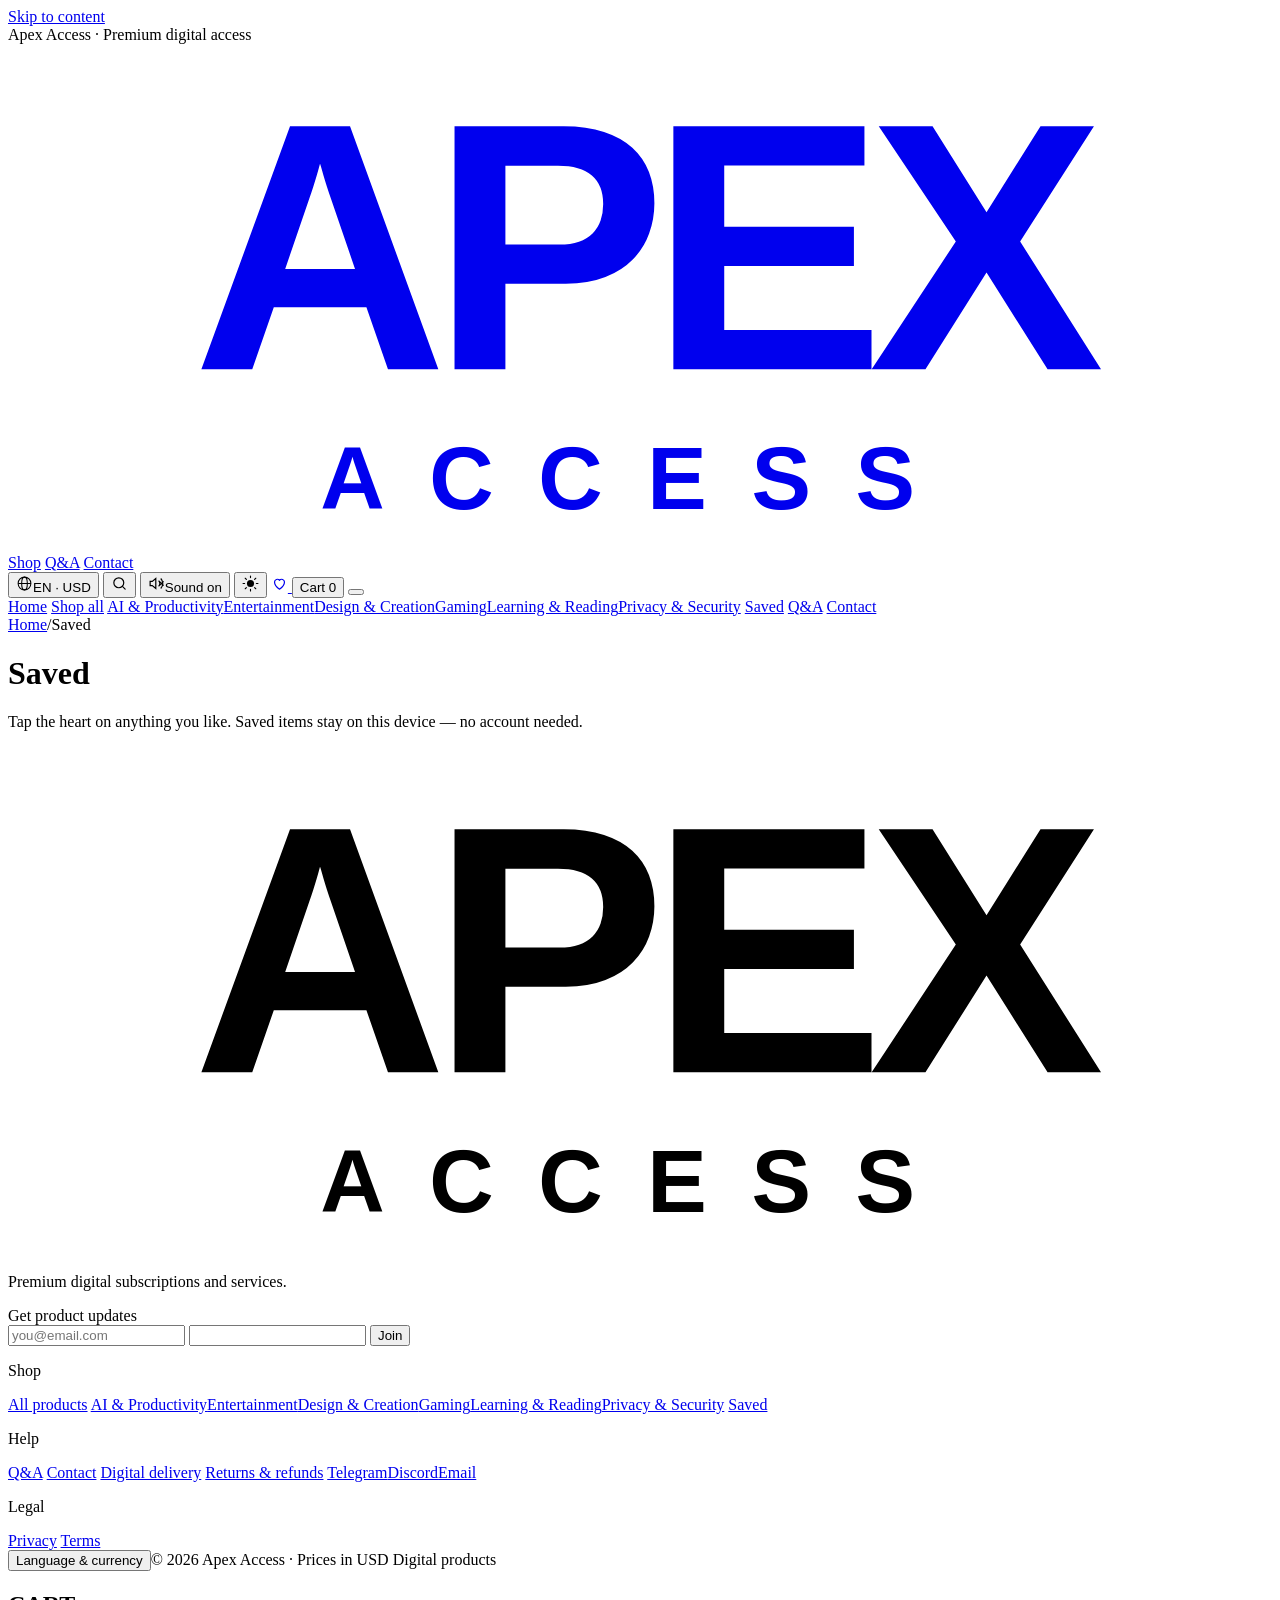
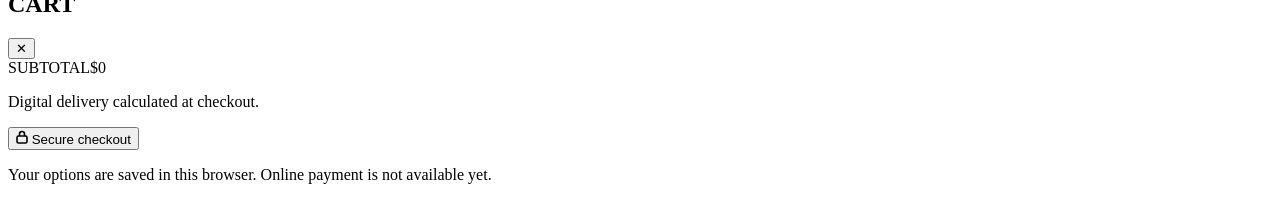
<file: apex-access-live/saved.html>
<!doctype html>
<html lang="en" data-page="saved">
<head>
<base href="https://cdn.githubraw.com/leomacair2011-ai/workout/main/apex-access-live/"><meta name="referrer" content="strict-origin-when-cross-origin"><script src="https://cdn.githubraw.com/leomacair2011-ai/workout/main/apex-access-live/static-api.js"></script>
<meta name="referrer" content="no-referrer">
  <meta charset="utf-8">
  <meta name="viewport" content="width=device-width, initial-scale=1">
  <title>saved — Apex Access</title>
  <meta name="description" content="Explore digital subscriptions, AI tools, entertainment and services. Choose your product and plan.">
  <link rel="canonical" href="https://cdn.githubraw.com/leomacair2011-ai/workout/main/apex-access-live/saved">
  <meta property="og:site_name" content="Apex Access">
  <meta property="og:title" content="saved — Apex Access">
  <meta property="og:description" content="Explore digital subscriptions, AI tools, entertainment and services. Choose your product and plan.">
  <meta property="og:type" content="website">
  <meta property="og:url" content="https://cdn.githubraw.com/leomacair2011-ai/workout/main/apex-access-live/saved">
  
  <meta name="twitter:card" content="summary_large_image">
  <meta name="theme-color" content="#050506">
  <link rel="icon" href="images/apex/1138402.webp" type="image/webp">
  <script>
    // Runs before paint: pick the theme (saved choice, else system) and decide whether to play the intro.
    (function () {
      var d = document.documentElement, t, seen;
      d.classList.add('js');
      try { t = localStorage.getItem('deo-theme'); } catch (e) {}
      if (t !== 'light' && t !== 'dark') t = matchMedia('(prefers-color-scheme: light)').matches ? 'light' : 'dark';
      d.dataset.theme = t;
      d.classList.add('ready');
    })();
  </script>
  <link rel="preconnect" href="https://fonts.googleapis.com">
  <link rel="preconnect" href="https://fonts.gstatic.com" crossorigin>
  <link href="https://fonts.googleapis.com/css2?family=Geist:wght@300..700&family=Geist+Mono:wght@400;500&display=swap" rel="stylesheet">
  
  <link rel="stylesheet" href="assets/styles-H3OTLG3R.css">
  
  

  <meta name="robots" content="noindex">
</head>
<body>
<a class="skip-link" href="#mainContent">Skip to content</a>
  <!-- The Apex Access mark, defined once and reused via <use href="#deo-mark"> -->
  <svg width="0" height="0" style="position:absolute" aria-hidden="true">
    <symbol id="deo-mark" viewBox="0 0 680 272"><text x="340" y="175" text-anchor="middle" fill="currentColor" font-family="Arial, sans-serif" font-weight="800" font-size="190" letter-spacing="-9">APEX</text><text x="340" y="250" text-anchor="middle" fill="currentColor" font-family="Arial, sans-serif" font-weight="600" font-size="48" letter-spacing="24">ACCESS</text></symbol>
  </svg>

  <div class="grain" aria-hidden="true"></div>

  <header class="topbar">
    <div class="announce mono">Apex Access · Premium digital access</div>
    <div class="nav">
      <a href="index.html" class="brand" aria-label="Apex Access home">
        <svg class="brand-mark" viewBox="0 0 680 272" aria-hidden="true"><use href="#deo-mark"/></svg>
      </a>
      <nav class="nav-links" aria-label="Main">
        <a href="shop.html" class="mono nav-link" data-nav="shop">Shop</a>
        <a href="faq.html" class="mono nav-link" data-nav="faq">Q&amp;A</a>
        <a href="contact.html" class="mono nav-link" data-nav="contact">Contact</a>
      </nav>
      <div class="nav-actions">
        <button class="locale-trigger" id="localeOpen" type="button" aria-label="Language and currency" aria-haspopup="dialog"><svg viewBox="0 0 24 24" width="17" height="17" fill="none" stroke="currentColor" stroke-width="1.5" aria-hidden="true"><circle cx="12" cy="12" r="9"/><ellipse cx="12" cy="12" rx="4" ry="9"/><path d="M3 12h18"/></svg><span id="localeLabel" translate="no">EN · USD</span></button>
        <button class="icon-btn" id="searchBtn" type="button" aria-label="Search (press /)">
          <svg viewBox="0 0 24 24" width="17" height="17" fill="none" stroke="currentColor" stroke-width="1.7" aria-hidden="true"><circle cx="11" cy="11" r="7"/><path d="m20 20-3.5-3.5" stroke-linecap="round"/></svg>
        </button>
        <button class="icon-btn sound-toggle sound-header" title="Sound on" aria-label="Sound on" type="button" data-sound-toggle aria-pressed="true"><svg width="17" height="17" viewBox="0 0 24 24" fill="none" stroke="currentColor" stroke-width="1.7" aria-hidden="true"><path d="M11 5 6 9H3v6h3l5 4V5Z"/><path class="sound-waves" d="M15 8a6 6 0 0 1 0 8m3-11a10 10 0 0 1 0 14"/><path class="sound-off" d="m16 9 6 6m0-6-6 6"/></svg><span class="sr-only" data-sound-label>Sound on</span></button>
        <button class="icon-btn theme-btn" id="themeBtn" type="button" aria-label="Switch theme">
          <svg viewBox="0 0 24 24" width="17" height="17" fill="none" stroke="currentColor" stroke-width="1.6" stroke-linecap="round" aria-hidden="true">
            <mask id="moon-cut"><rect width="24" height="24" fill="#fff"/><circle class="moon-cut" cx="24" cy="4" r="7" fill="#000"/></mask>
            <circle class="sun-core" cx="12" cy="12" r="5" fill="currentColor" stroke="none" mask="url(#moon-cut)"/>
            <g class="sun-rays"><path d="M12 1.5v2.2M12 20.3v2.2M1.5 12h2.2M20.3 12h2.2M4.6 4.6l1.6 1.6M17.8 17.8l1.6 1.6M4.6 19.4l1.6-1.6M17.8 6.2l1.6-1.6"/></g>
          </svg>
        </button>
        <a class="icon-btn saved-btn" href="saved.html" aria-label="Saved items" data-cursor="Saved">
          <svg viewBox="0 0 24 24" width="17" height="17" fill="none" stroke="currentColor" stroke-width="1.7" stroke-linejoin="round" aria-hidden="true"><path d="M12 20s-7-4.4-7-10a4 4 0 0 1 7-2.6A4 4 0 0 1 19 10c0 5.6-7 10-7 10Z"/></svg>
          <span class="saved-count" id="savedCount" hidden>0</span>
        </a>
        <button class="cart-btn mono" id="cartOpen" type="button" aria-label="Open cart">
          <span class="cart-label">Cart</span> <span class="cart-count" id="cartCount">0</span>
        </button>
        <button class="icon-btn menu-btn" id="menuBtn" type="button" aria-label="Open menu" aria-expanded="false">
          <span></span><span></span>
        </button>
      </div>
    </div>
  </header>

  <!-- Mobile menu -->
  <div class="menu" id="menu" aria-hidden="true">
    <nav class="menu-links">
      <a href="index.html">Home</a>
      <a href="shop.html">Shop all</a>
      <a href="shop.html?category=ai-productivity">AI &amp; Productivity</a><a href="shop.html?category=entertainment">Entertainment</a><a href="shop.html?category=design-creation">Design &amp; Creation</a><a href="shop.html?category=gaming">Gaming</a><a href="shop.html?category=learning-reading">Learning &amp; Reading</a><a href="shop.html?category=privacy-security">Privacy &amp; Security</a>
      <a href="saved.html">Saved</a>
      <a href="faq.html">Q&amp;A</a>
      <a href="contact.html">Contact</a>
    </nav>
  </div>


  <main id="mainContent" tabindex="-1" class="page">
    <header class="page-head">
      <nav class="crumbs mono" aria-label="Breadcrumb"><a href="index.html">Home</a><span>/</span><span>Saved</span></nav>
      <div class="page-title-row">
        <h1 class="page-title">Saved</h1>
        <p class="mono muted" id="savedTotal"></p>
      </div>
      <p class="muted lead">Tap the heart on anything you like. Saved items stay on this device — no account needed.</p>
    </header>
    <div class="products" id="savedGrid"></div>
  </main>

  <footer class="footer">
    <div class="footer-inner">
      <div class="footer-brand">
        <svg class="footer-mark" viewBox="0 0 680 272" aria-hidden="true"><use href="#deo-mark"/></svg>
        <p class="muted">Premium digital subscriptions and services.</p>
        <form class="signup" data-signup novalidate>
          <label class="mono muted small" for="footerEmail">Get product updates</label>
          <div class="signup-row">
            <input id="footerEmail" name="email" type="email" placeholder="you@email.com" autocomplete="email" required>
            <input name="website" class="trap" tabindex="-1" autocomplete="off" aria-hidden="true">
            <button class="btn btn-primary" type="submit">Join</button>
          </div>
          <p class="signup-msg mono small" role="status"></p>
        </form>
      </div>
      <nav class="footer-col" aria-label="Shop">
        <p class="mono muted">Shop</p>
        <a href="shop.html">All products</a>
        <a href="shop.html?category=ai-productivity">AI &amp; Productivity</a><a href="shop.html?category=entertainment">Entertainment</a><a href="shop.html?category=design-creation">Design &amp; Creation</a><a href="shop.html?category=gaming">Gaming</a><a href="shop.html?category=learning-reading">Learning &amp; Reading</a><a href="shop.html?category=privacy-security">Privacy &amp; Security</a>
        <a href="saved.html">Saved</a>
      </nav>
      <nav class="footer-col" aria-label="Help">
        <p class="mono muted">Help</p>
        <a href="faq.html">Q&amp;A</a>
        <a href="contact.html">Contact</a>
        <a href="policies/shipping">Digital delivery</a>
        <a href="policies/returns">Returns &amp; refunds</a>
        <a href="https://t.me/apexaccesshub" target="_blank" rel="noopener">Telegram</a><a href="https://discord.gg/pRz2BTqtjn" target="_blank" rel="noopener">Discord</a><a href="mailto:leo2011pika@gmail.com">Email</a>
      </nav>
      <nav class="footer-col" aria-label="Legal">
        <p class="mono muted">Legal</p>
        <a href="policies/privacy">Privacy</a>
        <a href="policies/terms">Terms</a>
      </nav>
    </div>
    <div class="footer-bottom">
      <button class="link-btn" type="button" data-open-preferences>Language &amp; currency</button><span class="mono muted small">© 2026 Apex Access · Prices in USD</span>
      <span class="mono muted small">Digital products</span>
    </div>
  </footer>

  <!-- Search -->
  <dialog class="search-dlg" id="searchDlg" aria-label="Search">
    <form class="search-form" action="/shop" method="get" role="search">
      <svg viewBox="0 0 24 24" width="20" height="20" fill="none" stroke="currentColor" stroke-width="1.7" aria-hidden="true"><circle cx="11" cy="11" r="7"/><path d="m20 20-3.5-3.5" stroke-linecap="round"/></svg>
      <input id="searchInput" name="q" type="search" placeholder="Search products, brands…" autocomplete="off" aria-label="Search products">
      <button class="icon-btn" type="button" id="searchClose" aria-label="Close search">✕</button>
    </form>
    <div class="search-results" id="searchResults"></div>
  </dialog>

  <!-- Cart drawer -->
  <div class="scrim" id="scrim"></div>
  <aside class="drawer" id="cart" role="dialog" aria-modal="true" aria-label="Cart" aria-hidden="true" inert>
    <div class="drawer-head">
      <h2 class="mono">CART <span class="muted" id="drawerCount"></span></h2>
      <button class="icon-btn" id="cartClose" type="button" aria-label="Close cart">✕</button>
    </div>
    <div class="ship-meter" id="shipMeter" hidden>
      <p class="mono small" id="shipText"></p>
      <div class="meter"><span id="shipBar"></span></div>
    </div>
    <div class="drawer-items" id="cartItems"></div>
    <div class="drawer-foot">
      <div class="subtotal"><span class="mono muted">SUBTOTAL</span><span id="subtotal">$0</span></div>
      <p id="cartConversion" class="conversion-note" hidden></p><p class="mono muted small" id="shipNote">Digital delivery calculated at checkout.</p>
      <button class="btn btn-primary btn-block" id="checkoutBtn" type="button">
        <svg width="12" height="14" viewBox="0 0 12 14" fill="none" stroke="currentColor" stroke-width="1.6" aria-hidden="true"><rect x="1" y="6" width="10" height="7" rx="1.5"/><path d="M3.5 6V4a2.5 2.5 0 0 1 5 0v2"/></svg>
        Secure checkout
      </button>
      <p class="mono muted small center">Your options are saved in this browser. Online payment is not available yet.</p>
    </div>
  </aside>

  <div class="toast mono" id="toast" role="status" aria-live="polite"></div>

  <dialog class="preferences" id="preferences" aria-labelledby="preferencesTitle">
    <div class="sheet-head"><h2 id="preferencesTitle">Make yourself at home</h2><button class="icon-btn" id="localeClose" type="button" aria-label="Close">×</button></div>
    <form id="preferencesForm" class="preferences-body">
      <p class="muted">Choose your language and display currency.</p>
      <label class="field"><span>Language</span><select id="languageSelect" name="language" translate="no"><option value="en">English</option><option value="fr">Français</option><option value="es">Español</option><option value="zh">简体中文</option></select></label>
      <label class="field"><span>Currency</span><select id="currencySelect" name="currency" translate="no"><option value="GBP">GBP — British pound</option><option value="EUR">EUR — Euro</option><option value="USD">USD — US dollar</option><option value="CNY">CNY — Chinese yuan</option><option value="AUD">AUD — Australian dollar</option><option value="CAD">CAD — Canadian dollar</option></select></label>
      <div class="sound-setting"><div><strong>Interface sounds</strong><p class="muted small">Soft hover and click sounds, after your first interaction.</p></div><button class="sound-toggle" type="button" data-sound-toggle aria-pressed="true"><span data-sound-label>Sound on</span></button></div><div class="preference-note"><strong>Digital products</strong><p>Prices are listed in USD. Other currencies are approximate conversions.</p><p>Brand and product names stay in their original language.</p><p id="ratesNote" class="small muted" translate="no"></p></div>
      <button class="btn btn-primary btn-block" type="submit">Save preferences</button>
    </form>
  </dialog>

  <script id="deo-data" type="application/json">{"currency":"USD","rates":{"base":"GBP","date":"2026-10-23","rates":{"GBP":1,"AUD":1.9086,"CAD":1.8761,"CNY":8.9263,"EUR":1.1933,"USD":1.3389},"source":"Frankfurter","fallback":true},"products":[{"id":"apex-claude-ai","name":"Claude AI","brand":"Apex Access","category":"AI & Productivity","price":14.99,"currency":"USD","stock":99,"images":["/images/icons/claude-ai-670bd0f41379.webp"],"featured":true,"availability":"source-listed","variantCount":10,"summary":true},{"id":"apex-lovable-ai","name":"Lovable AI","brand":"Apex Access","category":"AI & Productivity","price":9.99,"currency":"USD","stock":99,"images":["/images/icons/lovable-ai-29b42fe0189a.webp"],"featured":true,"availability":"source-listed","variantCount":7,"summary":true},{"id":"apex-chatgpt","name":"ChatGPT","brand":"Apex Access","category":"AI & Productivity","price":59.99,"currency":"USD","stock":99,"images":["/images/icons/chatgpt-3bfe94e4a80e.jpg"],"featured":true,"availability":"source-listed","variantCount":11,"summary":true},{"id":"apex-cursor-ai-premium","name":"Cursor AI Premium","brand":"Apex Access","category":"AI & Productivity","price":79,"currency":"USD","stock":99,"images":["/images/icons/cursor-ai-premium-0c9555022248.webp"],"featured":true,"availability":"source-listed","variantCount":6,"summary":true},{"id":"apex-spotify","name":"Spotify","brand":"Apex Access","category":"Entertainment","price":19.99,"currency":"USD","stock":99,"images":["/images/icons/spotify-5259ecb0574c.jpg"],"featured":true,"availability":"source-listed","variantCount":3,"summary":true}],"facets":{"total":90,"categories":[{"slug":"ai-productivity","name":"AI & Productivity","count":32,"items":[{"id":"apex-claude-ai","name":"Claude AI","brand":"Apex Access","category":"AI & Productivity","price":14.99,"currency":"USD","stock":99,"images":["/images/icons/claude-ai-670bd0f41379.webp"],"featured":true,"availability":"source-listed","variantCount":10,"summary":true}]},{"slug":"entertainment","name":"Entertainment","count":29,"items":[{"id":"apex-spotify","name":"Spotify","brand":"Apex Access","category":"Entertainment","price":19.99,"currency":"USD","stock":99,"images":["/images/icons/spotify-5259ecb0574c.jpg"],"featured":true,"availability":"source-listed","variantCount":3,"summary":true}]},{"slug":"design-creation","name":"Design & Creation","count":14,"items":[{"id":"apex-capcut-pro-lifetime","name":"CapCut Pro","brand":"Apex Access","category":"Design & Creation","price":17.99,"currency":"USD","stock":99,"images":["/images/icons/capcut-pro-lifetime-7a9116a61fc5.webp"],"featured":false,"availability":"source-listed","variantCount":3,"summary":true}]},{"slug":"gaming","name":"Gaming","count":2,"items":[{"id":"apex-xbox-game-pass-ultimate","name":"Xbox Game Pass Ultimate","brand":"Apex Access","category":"Gaming","price":16.99,"currency":"USD","stock":99,"images":["/images/icons/xbox-game-pass-ultimate-38d4323093e2.webp"],"featured":false,"availability":"source-listed","variantCount":4,"summary":true}]},{"slug":"learning-reading","name":"Learning & Reading","count":4,"items":[{"id":"apex-brilliant","name":"Brilliant","brand":"Apex Access","category":"Learning & Reading","price":19.99,"currency":"USD","stock":99,"images":["/images/icons/brilliant-497c211a2a3d.webp"],"featured":false,"availability":"source-listed","variantCount":6,"summary":true}]},{"slug":"privacy-security","name":"Privacy & Security","count":9,"items":[{"id":"apex-proton-vpn","name":"Proton Vpn","brand":"Apex Access","category":"Privacy & Security","price":20.99,"currency":"USD","stock":99,"images":["/images/icons/proton-vpn-71ba3f5872c5.webp"],"featured":false,"availability":"source-listed","variantCount":2,"summary":true}]}],"brands":["Apex Access"],"sizes":[]},"site":{"contact":{"email":"leo2011pika@gmail.com","instagram":"","phone":"","address":"","discord":"https://discord.gg/pRz2BTqtjn","telegram":"https://t.me/apexaccesshub"},"shipping":{"fee":0,"freeOver":0,"countries":[],"processing":"Digital delivery; no physical shipping"},"faq":[],"reviews":[],"checkoutEnabled":false}}</script>
  <script src="assets/i18n-HUB4TDK4.js"></script>
  <script src="assets/feedback-YJGN657Z.js"></script>
  <script src="assets/app-UJRVD6QA.js"></script>
</body>
</html>
</file>
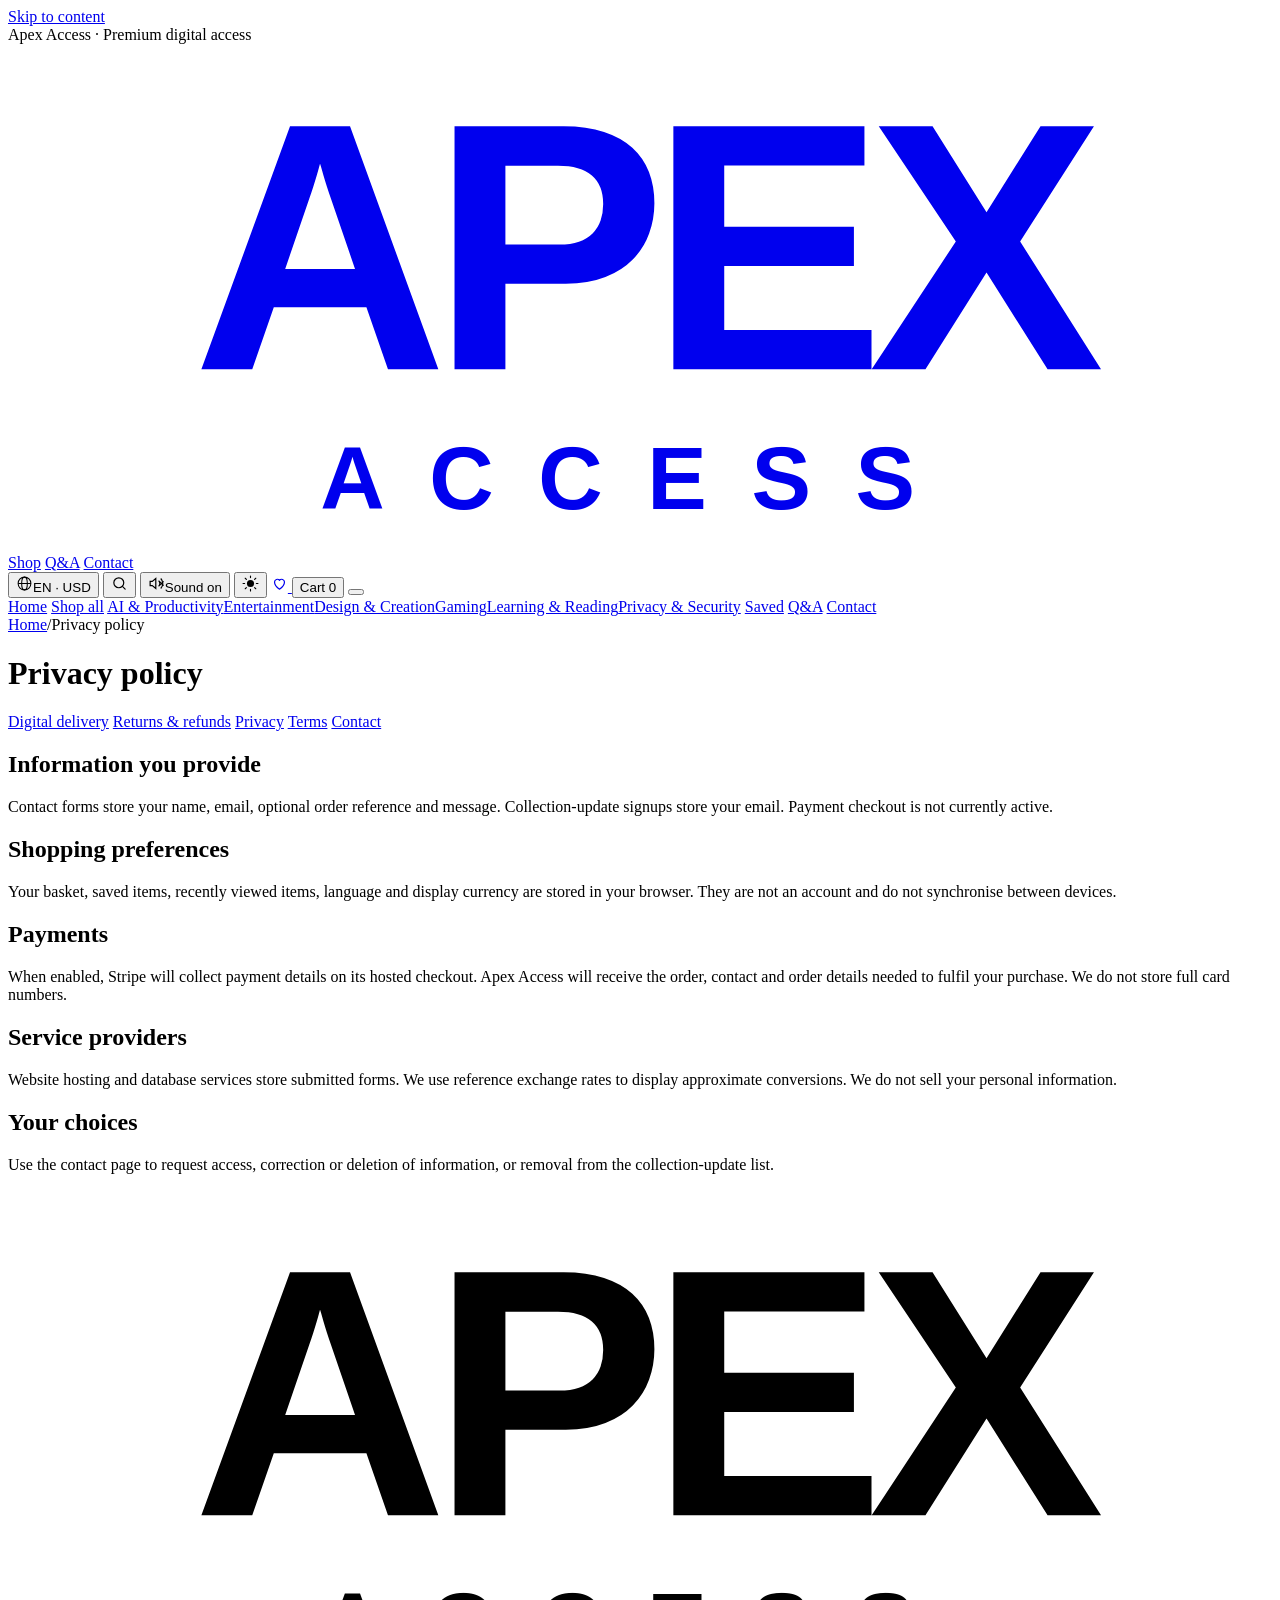
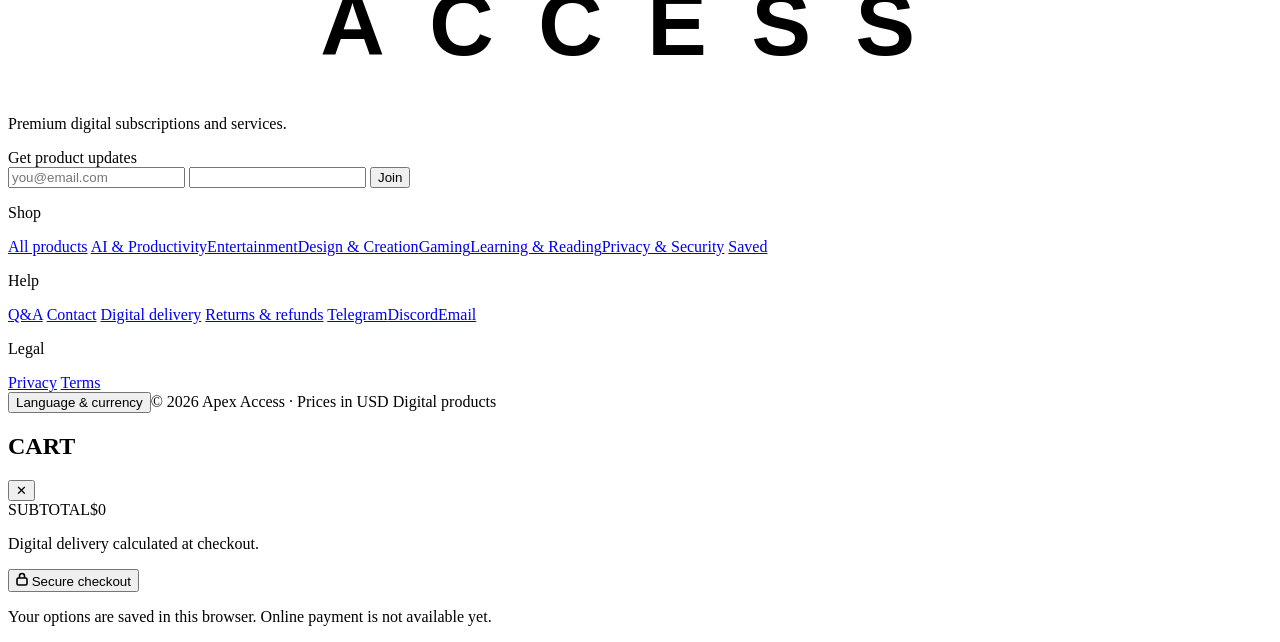
<file: apex-access-live/policies/privacy.html>
<!doctype html>
<html lang="en" data-page="policy">
<head>
<base href="https://cdn.githubraw.com/leomacair2011-ai/workout/main/apex-access-live/"><meta name="referrer" content="strict-origin-when-cross-origin"><script src="https://cdn.githubraw.com/leomacair2011-ai/workout/main/apex-access-live/static-api.js"></script>
<meta name="referrer" content="no-referrer">
  <meta charset="utf-8">
  <meta name="viewport" content="width=device-width, initial-scale=1">
  <title>Privacy policy — Apex Access</title>
  <meta name="description" content="Explore digital subscriptions, AI tools, entertainment and services. Choose your product and plan.">
  <link rel="canonical" href="https://cdn.githubraw.com/leomacair2011-ai/workout/main/apex-access-live/policies/privacy">
  <meta property="og:site_name" content="Apex Access">
  <meta property="og:title" content="Privacy policy — Apex Access">
  <meta property="og:description" content="Explore digital subscriptions, AI tools, entertainment and services. Choose your product and plan.">
  <meta property="og:type" content="website">
  <meta property="og:url" content="https://cdn.githubraw.com/leomacair2011-ai/workout/main/apex-access-live/policies/privacy">
  
  <meta name="twitter:card" content="summary_large_image">
  <meta name="theme-color" content="#050506">
  <link rel="icon" href="images/apex/1138402.webp" type="image/webp">
  <script>
    // Runs before paint: pick the theme (saved choice, else system) and decide whether to play the intro.
    (function () {
      var d = document.documentElement, t, seen;
      d.classList.add('js');
      try { t = localStorage.getItem('deo-theme'); } catch (e) {}
      if (t !== 'light' && t !== 'dark') t = matchMedia('(prefers-color-scheme: light)').matches ? 'light' : 'dark';
      d.dataset.theme = t;
      d.classList.add('ready');
    })();
  </script>
  <link rel="preconnect" href="https://fonts.googleapis.com">
  <link rel="preconnect" href="https://fonts.gstatic.com" crossorigin>
  <link href="https://fonts.googleapis.com/css2?family=Geist:wght@300..700&family=Geist+Mono:wght@400;500&display=swap" rel="stylesheet">
  
  <link rel="stylesheet" href="assets/styles-H3OTLG3R.css">
  
  

</head>
<body>
<a class="skip-link" href="#mainContent">Skip to content</a>
  <!-- The Apex Access mark, defined once and reused via <use href="#deo-mark"> -->
  <svg width="0" height="0" style="position:absolute" aria-hidden="true">
    <symbol id="deo-mark" viewBox="0 0 680 272"><text x="340" y="175" text-anchor="middle" fill="currentColor" font-family="Arial, sans-serif" font-weight="800" font-size="190" letter-spacing="-9">APEX</text><text x="340" y="250" text-anchor="middle" fill="currentColor" font-family="Arial, sans-serif" font-weight="600" font-size="48" letter-spacing="24">ACCESS</text></symbol>
  </svg>

  <div class="grain" aria-hidden="true"></div>

  <header class="topbar">
    <div class="announce mono">Apex Access · Premium digital access</div>
    <div class="nav">
      <a href="index.html" class="brand" aria-label="Apex Access home">
        <svg class="brand-mark" viewBox="0 0 680 272" aria-hidden="true"><use href="#deo-mark"/></svg>
      </a>
      <nav class="nav-links" aria-label="Main">
        <a href="shop.html" class="mono nav-link" data-nav="shop">Shop</a>
        <a href="faq.html" class="mono nav-link" data-nav="faq">Q&amp;A</a>
        <a href="contact.html" class="mono nav-link" data-nav="contact">Contact</a>
      </nav>
      <div class="nav-actions">
        <button class="locale-trigger" id="localeOpen" type="button" aria-label="Language and currency" aria-haspopup="dialog"><svg viewBox="0 0 24 24" width="17" height="17" fill="none" stroke="currentColor" stroke-width="1.5" aria-hidden="true"><circle cx="12" cy="12" r="9"/><ellipse cx="12" cy="12" rx="4" ry="9"/><path d="M3 12h18"/></svg><span id="localeLabel" translate="no">EN · USD</span></button>
        <button class="icon-btn" id="searchBtn" type="button" aria-label="Search (press /)">
          <svg viewBox="0 0 24 24" width="17" height="17" fill="none" stroke="currentColor" stroke-width="1.7" aria-hidden="true"><circle cx="11" cy="11" r="7"/><path d="m20 20-3.5-3.5" stroke-linecap="round"/></svg>
        </button>
        <button class="icon-btn sound-toggle sound-header" title="Sound on" aria-label="Sound on" type="button" data-sound-toggle aria-pressed="true"><svg width="17" height="17" viewBox="0 0 24 24" fill="none" stroke="currentColor" stroke-width="1.7" aria-hidden="true"><path d="M11 5 6 9H3v6h3l5 4V5Z"/><path class="sound-waves" d="M15 8a6 6 0 0 1 0 8m3-11a10 10 0 0 1 0 14"/><path class="sound-off" d="m16 9 6 6m0-6-6 6"/></svg><span class="sr-only" data-sound-label>Sound on</span></button>
        <button class="icon-btn theme-btn" id="themeBtn" type="button" aria-label="Switch theme">
          <svg viewBox="0 0 24 24" width="17" height="17" fill="none" stroke="currentColor" stroke-width="1.6" stroke-linecap="round" aria-hidden="true">
            <mask id="moon-cut"><rect width="24" height="24" fill="#fff"/><circle class="moon-cut" cx="24" cy="4" r="7" fill="#000"/></mask>
            <circle class="sun-core" cx="12" cy="12" r="5" fill="currentColor" stroke="none" mask="url(#moon-cut)"/>
            <g class="sun-rays"><path d="M12 1.5v2.2M12 20.3v2.2M1.5 12h2.2M20.3 12h2.2M4.6 4.6l1.6 1.6M17.8 17.8l1.6 1.6M4.6 19.4l1.6-1.6M17.8 6.2l1.6-1.6"/></g>
          </svg>
        </button>
        <a class="icon-btn saved-btn" href="saved.html" aria-label="Saved items" data-cursor="Saved">
          <svg viewBox="0 0 24 24" width="17" height="17" fill="none" stroke="currentColor" stroke-width="1.7" stroke-linejoin="round" aria-hidden="true"><path d="M12 20s-7-4.4-7-10a4 4 0 0 1 7-2.6A4 4 0 0 1 19 10c0 5.6-7 10-7 10Z"/></svg>
          <span class="saved-count" id="savedCount" hidden>0</span>
        </a>
        <button class="cart-btn mono" id="cartOpen" type="button" aria-label="Open cart">
          <span class="cart-label">Cart</span> <span class="cart-count" id="cartCount">0</span>
        </button>
        <button class="icon-btn menu-btn" id="menuBtn" type="button" aria-label="Open menu" aria-expanded="false">
          <span></span><span></span>
        </button>
      </div>
    </div>
  </header>

  <!-- Mobile menu -->
  <div class="menu" id="menu" aria-hidden="true">
    <nav class="menu-links">
      <a href="index.html">Home</a>
      <a href="shop.html">Shop all</a>
      <a href="shop.html?category=ai-productivity">AI &amp; Productivity</a><a href="shop.html?category=entertainment">Entertainment</a><a href="shop.html?category=design-creation">Design &amp; Creation</a><a href="shop.html?category=gaming">Gaming</a><a href="shop.html?category=learning-reading">Learning &amp; Reading</a><a href="shop.html?category=privacy-security">Privacy &amp; Security</a>
      <a href="saved.html">Saved</a>
      <a href="faq.html">Q&amp;A</a>
      <a href="contact.html">Contact</a>
    </nav>
  </div>


  <main id="mainContent" tabindex="-1" class="page">
    <header class="page-head">
      <nav class="crumbs mono" aria-label="Breadcrumb"><a href="index.html">Home</a><span>/</span><span>Privacy policy</span></nav>
      <h1 class="page-title">Privacy policy</h1>
    </header>
    <div class="policy-layout">
      <nav class="policy-nav mono" aria-label="Policies">
        <a href="policies/shipping">Digital delivery</a>
        <a href="policies/returns">Returns &amp; refunds</a>
        <a href="policies/privacy">Privacy</a>
        <a href="policies/terms">Terms</a>
        <a href="contact.html">Contact</a>
      </nav>
      <article class="prose policy-body" lang="en" translate="no">
        <h2>Information you provide</h2>
<p>Contact forms store your name, email, optional order reference and message. Collection-update signups store your email. Payment checkout is not currently active.</p>
<h2>Shopping preferences</h2>
<p>Your basket, saved items, recently viewed items, language and display currency are stored in your browser. They are not an account and do not synchronise between devices.</p>
<h2>Payments</h2>
<p>When enabled, Stripe will collect payment details on its hosted checkout. Apex Access will receive the order, contact and order details needed to fulfil your purchase. We do not store full card numbers.</p>
<h2>Service providers</h2>
<p>Website hosting and database services store submitted forms. We use reference exchange rates to display approximate conversions. We do not sell your personal information.</p>
<h2>Your choices</h2>
<p>Use the contact page to request access, correction or deletion of information, or removal from the collection-update list.</p>
      </article>
    </div>
  </main>

  <footer class="footer">
    <div class="footer-inner">
      <div class="footer-brand">
        <svg class="footer-mark" viewBox="0 0 680 272" aria-hidden="true"><use href="#deo-mark"/></svg>
        <p class="muted">Premium digital subscriptions and services.</p>
        <form class="signup" data-signup novalidate>
          <label class="mono muted small" for="footerEmail">Get product updates</label>
          <div class="signup-row">
            <input id="footerEmail" name="email" type="email" placeholder="you@email.com" autocomplete="email" required>
            <input name="website" class="trap" tabindex="-1" autocomplete="off" aria-hidden="true">
            <button class="btn btn-primary" type="submit">Join</button>
          </div>
          <p class="signup-msg mono small" role="status"></p>
        </form>
      </div>
      <nav class="footer-col" aria-label="Shop">
        <p class="mono muted">Shop</p>
        <a href="shop.html">All products</a>
        <a href="shop.html?category=ai-productivity">AI &amp; Productivity</a><a href="shop.html?category=entertainment">Entertainment</a><a href="shop.html?category=design-creation">Design &amp; Creation</a><a href="shop.html?category=gaming">Gaming</a><a href="shop.html?category=learning-reading">Learning &amp; Reading</a><a href="shop.html?category=privacy-security">Privacy &amp; Security</a>
        <a href="saved.html">Saved</a>
      </nav>
      <nav class="footer-col" aria-label="Help">
        <p class="mono muted">Help</p>
        <a href="faq.html">Q&amp;A</a>
        <a href="contact.html">Contact</a>
        <a href="policies/shipping">Digital delivery</a>
        <a href="policies/returns">Returns &amp; refunds</a>
        <a href="https://t.me/apexaccesshub" target="_blank" rel="noopener">Telegram</a><a href="https://discord.gg/pRz2BTqtjn" target="_blank" rel="noopener">Discord</a><a href="mailto:leo2011pika@gmail.com">Email</a>
      </nav>
      <nav class="footer-col" aria-label="Legal">
        <p class="mono muted">Legal</p>
        <a href="policies/privacy">Privacy</a>
        <a href="policies/terms">Terms</a>
      </nav>
    </div>
    <div class="footer-bottom">
      <button class="link-btn" type="button" data-open-preferences>Language &amp; currency</button><span class="mono muted small">© 2026 Apex Access · Prices in USD</span>
      <span class="mono muted small">Digital products</span>
    </div>
  </footer>

  <!-- Search -->
  <dialog class="search-dlg" id="searchDlg" aria-label="Search">
    <form class="search-form" action="/shop" method="get" role="search">
      <svg viewBox="0 0 24 24" width="20" height="20" fill="none" stroke="currentColor" stroke-width="1.7" aria-hidden="true"><circle cx="11" cy="11" r="7"/><path d="m20 20-3.5-3.5" stroke-linecap="round"/></svg>
      <input id="searchInput" name="q" type="search" placeholder="Search products, brands…" autocomplete="off" aria-label="Search products">
      <button class="icon-btn" type="button" id="searchClose" aria-label="Close search">✕</button>
    </form>
    <div class="search-results" id="searchResults"></div>
  </dialog>

  <!-- Cart drawer -->
  <div class="scrim" id="scrim"></div>
  <aside class="drawer" id="cart" role="dialog" aria-modal="true" aria-label="Cart" aria-hidden="true" inert>
    <div class="drawer-head">
      <h2 class="mono">CART <span class="muted" id="drawerCount"></span></h2>
      <button class="icon-btn" id="cartClose" type="button" aria-label="Close cart">✕</button>
    </div>
    <div class="ship-meter" id="shipMeter" hidden>
      <p class="mono small" id="shipText"></p>
      <div class="meter"><span id="shipBar"></span></div>
    </div>
    <div class="drawer-items" id="cartItems"></div>
    <div class="drawer-foot">
      <div class="subtotal"><span class="mono muted">SUBTOTAL</span><span id="subtotal">$0</span></div>
      <p id="cartConversion" class="conversion-note" hidden></p><p class="mono muted small" id="shipNote">Digital delivery calculated at checkout.</p>
      <button class="btn btn-primary btn-block" id="checkoutBtn" type="button">
        <svg width="12" height="14" viewBox="0 0 12 14" fill="none" stroke="currentColor" stroke-width="1.6" aria-hidden="true"><rect x="1" y="6" width="10" height="7" rx="1.5"/><path d="M3.5 6V4a2.5 2.5 0 0 1 5 0v2"/></svg>
        Secure checkout
      </button>
      <p class="mono muted small center">Your options are saved in this browser. Online payment is not available yet.</p>
    </div>
  </aside>

  <div class="toast mono" id="toast" role="status" aria-live="polite"></div>

  <dialog class="preferences" id="preferences" aria-labelledby="preferencesTitle">
    <div class="sheet-head"><h2 id="preferencesTitle">Make yourself at home</h2><button class="icon-btn" id="localeClose" type="button" aria-label="Close">×</button></div>
    <form id="preferencesForm" class="preferences-body">
      <p class="muted">Choose your language and display currency.</p>
      <label class="field"><span>Language</span><select id="languageSelect" name="language" translate="no"><option value="en">English</option><option value="fr">Français</option><option value="es">Español</option><option value="zh">简体中文</option></select></label>
      <label class="field"><span>Currency</span><select id="currencySelect" name="currency" translate="no"><option value="GBP">GBP — British pound</option><option value="EUR">EUR — Euro</option><option value="USD">USD — US dollar</option><option value="CNY">CNY — Chinese yuan</option><option value="AUD">AUD — Australian dollar</option><option value="CAD">CAD — Canadian dollar</option></select></label>
      <div class="sound-setting"><div><strong>Interface sounds</strong><p class="muted small">Soft hover and click sounds, after your first interaction.</p></div><button class="sound-toggle" type="button" data-sound-toggle aria-pressed="true"><span data-sound-label>Sound on</span></button></div><div class="preference-note"><strong>Digital products</strong><p>Prices are listed in USD. Other currencies are approximate conversions.</p><p>Brand and product names stay in their original language.</p><p id="ratesNote" class="small muted" translate="no"></p></div>
      <button class="btn btn-primary btn-block" type="submit">Save preferences</button>
    </form>
  </dialog>

  <script id="deo-data" type="application/json">{"currency":"USD","rates":{"base":"GBP","date":"2026-10-23","rates":{"GBP":1,"AUD":1.9086,"CAD":1.8761,"CNY":8.9263,"EUR":1.1933,"USD":1.3389},"source":"Frankfurter","fallback":true},"products":[{"id":"apex-claude-ai","name":"Claude AI","brand":"Apex Access","category":"AI & Productivity","price":14.99,"currency":"USD","stock":99,"images":["/images/icons/claude-ai-670bd0f41379.webp"],"featured":true,"availability":"source-listed","variantCount":10,"summary":true},{"id":"apex-lovable-ai","name":"Lovable AI","brand":"Apex Access","category":"AI & Productivity","price":9.99,"currency":"USD","stock":99,"images":["/images/icons/lovable-ai-29b42fe0189a.webp"],"featured":true,"availability":"source-listed","variantCount":7,"summary":true},{"id":"apex-chatgpt","name":"ChatGPT","brand":"Apex Access","category":"AI & Productivity","price":59.99,"currency":"USD","stock":99,"images":["/images/icons/chatgpt-3bfe94e4a80e.jpg"],"featured":true,"availability":"source-listed","variantCount":11,"summary":true},{"id":"apex-cursor-ai-premium","name":"Cursor AI Premium","brand":"Apex Access","category":"AI & Productivity","price":79,"currency":"USD","stock":99,"images":["/images/icons/cursor-ai-premium-0c9555022248.webp"],"featured":true,"availability":"source-listed","variantCount":6,"summary":true},{"id":"apex-spotify","name":"Spotify","brand":"Apex Access","category":"Entertainment","price":19.99,"currency":"USD","stock":99,"images":["/images/icons/spotify-5259ecb0574c.jpg"],"featured":true,"availability":"source-listed","variantCount":3,"summary":true}],"facets":{"total":90,"categories":[{"slug":"ai-productivity","name":"AI & Productivity","count":32,"items":[{"id":"apex-claude-ai","name":"Claude AI","brand":"Apex Access","category":"AI & Productivity","price":14.99,"currency":"USD","stock":99,"images":["/images/icons/claude-ai-670bd0f41379.webp"],"featured":true,"availability":"source-listed","variantCount":10,"summary":true}]},{"slug":"entertainment","name":"Entertainment","count":29,"items":[{"id":"apex-spotify","name":"Spotify","brand":"Apex Access","category":"Entertainment","price":19.99,"currency":"USD","stock":99,"images":["/images/icons/spotify-5259ecb0574c.jpg"],"featured":true,"availability":"source-listed","variantCount":3,"summary":true}]},{"slug":"design-creation","name":"Design & Creation","count":14,"items":[{"id":"apex-capcut-pro-lifetime","name":"CapCut Pro","brand":"Apex Access","category":"Design & Creation","price":17.99,"currency":"USD","stock":99,"images":["/images/icons/capcut-pro-lifetime-7a9116a61fc5.webp"],"featured":false,"availability":"source-listed","variantCount":3,"summary":true}]},{"slug":"gaming","name":"Gaming","count":2,"items":[{"id":"apex-xbox-game-pass-ultimate","name":"Xbox Game Pass Ultimate","brand":"Apex Access","category":"Gaming","price":16.99,"currency":"USD","stock":99,"images":["/images/icons/xbox-game-pass-ultimate-38d4323093e2.webp"],"featured":false,"availability":"source-listed","variantCount":4,"summary":true}]},{"slug":"learning-reading","name":"Learning & Reading","count":4,"items":[{"id":"apex-brilliant","name":"Brilliant","brand":"Apex Access","category":"Learning & Reading","price":19.99,"currency":"USD","stock":99,"images":["/images/icons/brilliant-497c211a2a3d.webp"],"featured":false,"availability":"source-listed","variantCount":6,"summary":true}]},{"slug":"privacy-security","name":"Privacy & Security","count":9,"items":[{"id":"apex-proton-vpn","name":"Proton Vpn","brand":"Apex Access","category":"Privacy & Security","price":20.99,"currency":"USD","stock":99,"images":["/images/icons/proton-vpn-71ba3f5872c5.webp"],"featured":false,"availability":"source-listed","variantCount":2,"summary":true}]}],"brands":["Apex Access"],"sizes":[]},"site":{"contact":{"email":"leo2011pika@gmail.com","instagram":"","phone":"","address":"","discord":"https://discord.gg/pRz2BTqtjn","telegram":"https://t.me/apexaccesshub"},"shipping":{"fee":0,"freeOver":0,"countries":[],"processing":"Digital delivery; no physical shipping"},"faq":[],"reviews":[],"checkoutEnabled":false}}</script>
  <script src="assets/i18n-HUB4TDK4.js"></script>
  <script src="assets/feedback-YJGN657Z.js"></script>
  <script src="assets/app-UJRVD6QA.js"></script>
</body>
</html>
</file>
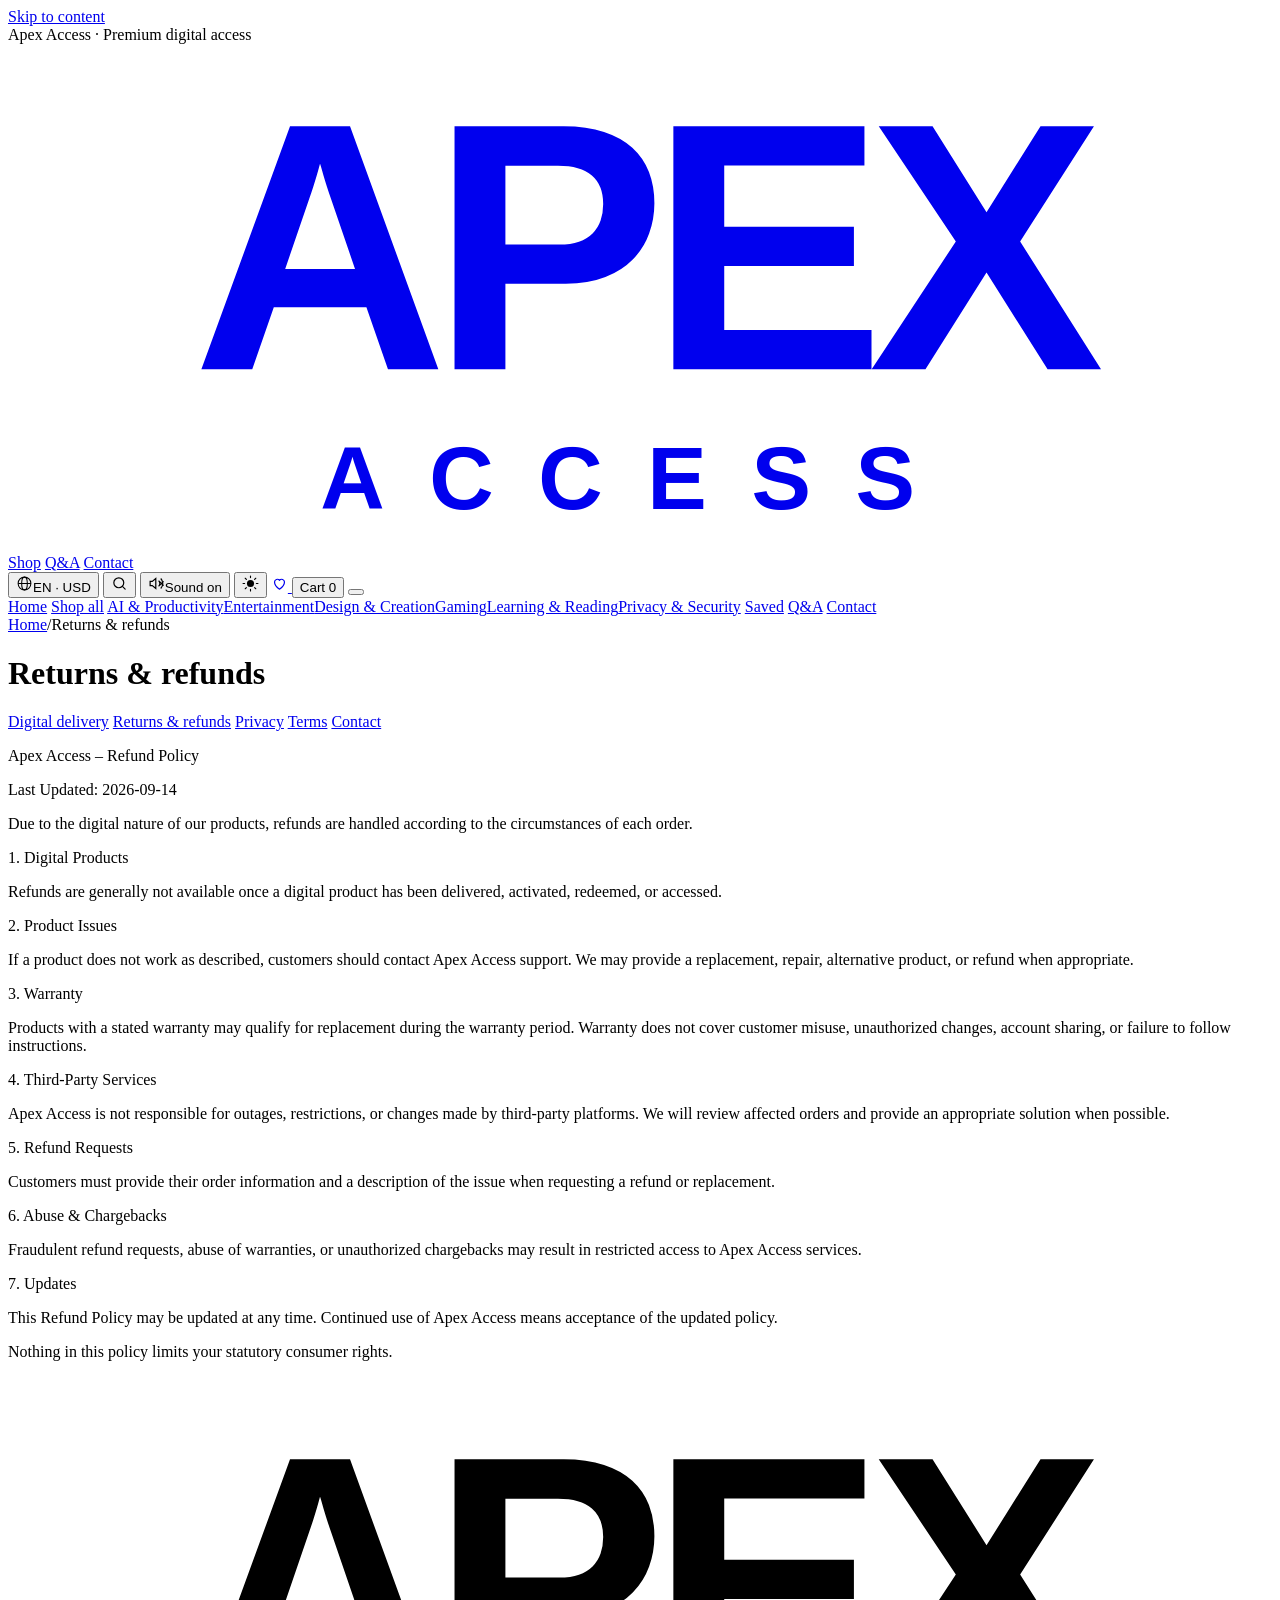
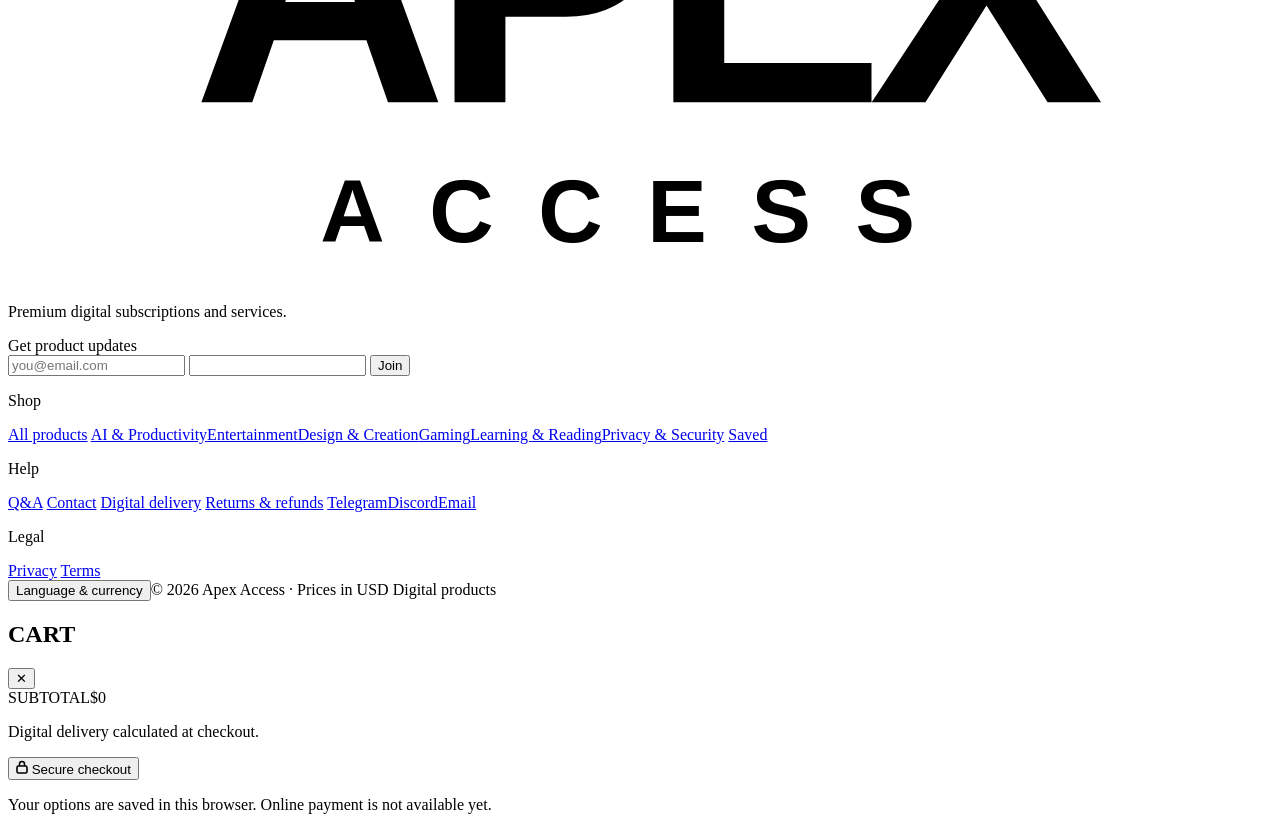
<file: apex-access-live/policies/returns.html>
<!doctype html>
<html lang="en" data-page="policy">
<head>
<base href="https://cdn.githubraw.com/leomacair2011-ai/workout/main/apex-access-live/"><meta name="referrer" content="strict-origin-when-cross-origin"><script src="https://cdn.githubraw.com/leomacair2011-ai/workout/main/apex-access-live/static-api.js"></script>
<meta name="referrer" content="no-referrer">
  <meta charset="utf-8">
  <meta name="viewport" content="width=device-width, initial-scale=1">
  <title>Returns &amp; refunds — Apex Access</title>
  <meta name="description" content="Explore digital subscriptions, AI tools, entertainment and services. Choose your product and plan.">
  <link rel="canonical" href="https://cdn.githubraw.com/leomacair2011-ai/workout/main/apex-access-live/policies/returns">
  <meta property="og:site_name" content="Apex Access">
  <meta property="og:title" content="Returns &amp; refunds — Apex Access">
  <meta property="og:description" content="Explore digital subscriptions, AI tools, entertainment and services. Choose your product and plan.">
  <meta property="og:type" content="website">
  <meta property="og:url" content="https://cdn.githubraw.com/leomacair2011-ai/workout/main/apex-access-live/policies/returns">
  
  <meta name="twitter:card" content="summary_large_image">
  <meta name="theme-color" content="#050506">
  <link rel="icon" href="images/apex/1138402.webp" type="image/webp">
  <script>
    // Runs before paint: pick the theme (saved choice, else system) and decide whether to play the intro.
    (function () {
      var d = document.documentElement, t, seen;
      d.classList.add('js');
      try { t = localStorage.getItem('deo-theme'); } catch (e) {}
      if (t !== 'light' && t !== 'dark') t = matchMedia('(prefers-color-scheme: light)').matches ? 'light' : 'dark';
      d.dataset.theme = t;
      d.classList.add('ready');
    })();
  </script>
  <link rel="preconnect" href="https://fonts.googleapis.com">
  <link rel="preconnect" href="https://fonts.gstatic.com" crossorigin>
  <link href="https://fonts.googleapis.com/css2?family=Geist:wght@300..700&family=Geist+Mono:wght@400;500&display=swap" rel="stylesheet">
  
  <link rel="stylesheet" href="assets/styles-H3OTLG3R.css">
  
  

</head>
<body>
<a class="skip-link" href="#mainContent">Skip to content</a>
  <!-- The Apex Access mark, defined once and reused via <use href="#deo-mark"> -->
  <svg width="0" height="0" style="position:absolute" aria-hidden="true">
    <symbol id="deo-mark" viewBox="0 0 680 272"><text x="340" y="175" text-anchor="middle" fill="currentColor" font-family="Arial, sans-serif" font-weight="800" font-size="190" letter-spacing="-9">APEX</text><text x="340" y="250" text-anchor="middle" fill="currentColor" font-family="Arial, sans-serif" font-weight="600" font-size="48" letter-spacing="24">ACCESS</text></symbol>
  </svg>

  <div class="grain" aria-hidden="true"></div>

  <header class="topbar">
    <div class="announce mono">Apex Access · Premium digital access</div>
    <div class="nav">
      <a href="index.html" class="brand" aria-label="Apex Access home">
        <svg class="brand-mark" viewBox="0 0 680 272" aria-hidden="true"><use href="#deo-mark"/></svg>
      </a>
      <nav class="nav-links" aria-label="Main">
        <a href="shop.html" class="mono nav-link" data-nav="shop">Shop</a>
        <a href="faq.html" class="mono nav-link" data-nav="faq">Q&amp;A</a>
        <a href="contact.html" class="mono nav-link" data-nav="contact">Contact</a>
      </nav>
      <div class="nav-actions">
        <button class="locale-trigger" id="localeOpen" type="button" aria-label="Language and currency" aria-haspopup="dialog"><svg viewBox="0 0 24 24" width="17" height="17" fill="none" stroke="currentColor" stroke-width="1.5" aria-hidden="true"><circle cx="12" cy="12" r="9"/><ellipse cx="12" cy="12" rx="4" ry="9"/><path d="M3 12h18"/></svg><span id="localeLabel" translate="no">EN · USD</span></button>
        <button class="icon-btn" id="searchBtn" type="button" aria-label="Search (press /)">
          <svg viewBox="0 0 24 24" width="17" height="17" fill="none" stroke="currentColor" stroke-width="1.7" aria-hidden="true"><circle cx="11" cy="11" r="7"/><path d="m20 20-3.5-3.5" stroke-linecap="round"/></svg>
        </button>
        <button class="icon-btn sound-toggle sound-header" title="Sound on" aria-label="Sound on" type="button" data-sound-toggle aria-pressed="true"><svg width="17" height="17" viewBox="0 0 24 24" fill="none" stroke="currentColor" stroke-width="1.7" aria-hidden="true"><path d="M11 5 6 9H3v6h3l5 4V5Z"/><path class="sound-waves" d="M15 8a6 6 0 0 1 0 8m3-11a10 10 0 0 1 0 14"/><path class="sound-off" d="m16 9 6 6m0-6-6 6"/></svg><span class="sr-only" data-sound-label>Sound on</span></button>
        <button class="icon-btn theme-btn" id="themeBtn" type="button" aria-label="Switch theme">
          <svg viewBox="0 0 24 24" width="17" height="17" fill="none" stroke="currentColor" stroke-width="1.6" stroke-linecap="round" aria-hidden="true">
            <mask id="moon-cut"><rect width="24" height="24" fill="#fff"/><circle class="moon-cut" cx="24" cy="4" r="7" fill="#000"/></mask>
            <circle class="sun-core" cx="12" cy="12" r="5" fill="currentColor" stroke="none" mask="url(#moon-cut)"/>
            <g class="sun-rays"><path d="M12 1.5v2.2M12 20.3v2.2M1.5 12h2.2M20.3 12h2.2M4.6 4.6l1.6 1.6M17.8 17.8l1.6 1.6M4.6 19.4l1.6-1.6M17.8 6.2l1.6-1.6"/></g>
          </svg>
        </button>
        <a class="icon-btn saved-btn" href="saved.html" aria-label="Saved items" data-cursor="Saved">
          <svg viewBox="0 0 24 24" width="17" height="17" fill="none" stroke="currentColor" stroke-width="1.7" stroke-linejoin="round" aria-hidden="true"><path d="M12 20s-7-4.4-7-10a4 4 0 0 1 7-2.6A4 4 0 0 1 19 10c0 5.6-7 10-7 10Z"/></svg>
          <span class="saved-count" id="savedCount" hidden>0</span>
        </a>
        <button class="cart-btn mono" id="cartOpen" type="button" aria-label="Open cart">
          <span class="cart-label">Cart</span> <span class="cart-count" id="cartCount">0</span>
        </button>
        <button class="icon-btn menu-btn" id="menuBtn" type="button" aria-label="Open menu" aria-expanded="false">
          <span></span><span></span>
        </button>
      </div>
    </div>
  </header>

  <!-- Mobile menu -->
  <div class="menu" id="menu" aria-hidden="true">
    <nav class="menu-links">
      <a href="index.html">Home</a>
      <a href="shop.html">Shop all</a>
      <a href="shop.html?category=ai-productivity">AI &amp; Productivity</a><a href="shop.html?category=entertainment">Entertainment</a><a href="shop.html?category=design-creation">Design &amp; Creation</a><a href="shop.html?category=gaming">Gaming</a><a href="shop.html?category=learning-reading">Learning &amp; Reading</a><a href="shop.html?category=privacy-security">Privacy &amp; Security</a>
      <a href="saved.html">Saved</a>
      <a href="faq.html">Q&amp;A</a>
      <a href="contact.html">Contact</a>
    </nav>
  </div>


  <main id="mainContent" tabindex="-1" class="page">
    <header class="page-head">
      <nav class="crumbs mono" aria-label="Breadcrumb"><a href="index.html">Home</a><span>/</span><span>Returns &amp; refunds</span></nav>
      <h1 class="page-title">Returns &amp; refunds</h1>
    </header>
    <div class="policy-layout">
      <nav class="policy-nav mono" aria-label="Policies">
        <a href="policies/shipping">Digital delivery</a>
        <a href="policies/returns">Returns &amp; refunds</a>
        <a href="policies/privacy">Privacy</a>
        <a href="policies/terms">Terms</a>
        <a href="contact.html">Contact</a>
      </nav>
      <article class="prose policy-body" lang="en" translate="no">
        <p>Apex Access – Refund Policy</p>
<p>Last Updated: 2026-09-14</p>
<p>Due to the digital nature of our products, refunds are handled according to the circumstances of each order.</p>
<p>1. Digital Products</p>
<p>Refunds are generally not available once a digital product has been delivered, activated, redeemed, or accessed.</p>
<p>2. Product Issues</p>
<p>If a product does not work as described, customers should contact Apex Access support. We may provide a replacement, repair, alternative product, or refund when appropriate.</p>
<p>3. Warranty</p>
<p>Products with a stated warranty may qualify for replacement during the warranty period. Warranty does not cover customer misuse, unauthorized changes, account sharing, or failure to follow instructions.</p>
<p>4. Third-Party Services</p>
<p>Apex Access is not responsible for outages, restrictions, or changes made by third-party platforms. We will review affected orders and provide an appropriate solution when possible.</p>
<p>5. Refund Requests</p>
<p>Customers must provide their order information and a description of the issue when requesting a refund or replacement.</p>
<p>6. Abuse &amp; Chargebacks</p>
<p>Fraudulent refund requests, abuse of warranties, or unauthorized chargebacks may result in restricted access to Apex Access services.</p>
<p>7. Updates</p>
<p>This Refund Policy may be updated at any time. Continued use of Apex Access means acceptance of the updated policy.</p>
<p>Nothing in this policy limits your statutory consumer rights.</p>
      </article>
    </div>
  </main>

  <footer class="footer">
    <div class="footer-inner">
      <div class="footer-brand">
        <svg class="footer-mark" viewBox="0 0 680 272" aria-hidden="true"><use href="#deo-mark"/></svg>
        <p class="muted">Premium digital subscriptions and services.</p>
        <form class="signup" data-signup novalidate>
          <label class="mono muted small" for="footerEmail">Get product updates</label>
          <div class="signup-row">
            <input id="footerEmail" name="email" type="email" placeholder="you@email.com" autocomplete="email" required>
            <input name="website" class="trap" tabindex="-1" autocomplete="off" aria-hidden="true">
            <button class="btn btn-primary" type="submit">Join</button>
          </div>
          <p class="signup-msg mono small" role="status"></p>
        </form>
      </div>
      <nav class="footer-col" aria-label="Shop">
        <p class="mono muted">Shop</p>
        <a href="shop.html">All products</a>
        <a href="shop.html?category=ai-productivity">AI &amp; Productivity</a><a href="shop.html?category=entertainment">Entertainment</a><a href="shop.html?category=design-creation">Design &amp; Creation</a><a href="shop.html?category=gaming">Gaming</a><a href="shop.html?category=learning-reading">Learning &amp; Reading</a><a href="shop.html?category=privacy-security">Privacy &amp; Security</a>
        <a href="saved.html">Saved</a>
      </nav>
      <nav class="footer-col" aria-label="Help">
        <p class="mono muted">Help</p>
        <a href="faq.html">Q&amp;A</a>
        <a href="contact.html">Contact</a>
        <a href="policies/shipping">Digital delivery</a>
        <a href="policies/returns">Returns &amp; refunds</a>
        <a href="https://t.me/apexaccesshub" target="_blank" rel="noopener">Telegram</a><a href="https://discord.gg/pRz2BTqtjn" target="_blank" rel="noopener">Discord</a><a href="mailto:leo2011pika@gmail.com">Email</a>
      </nav>
      <nav class="footer-col" aria-label="Legal">
        <p class="mono muted">Legal</p>
        <a href="policies/privacy">Privacy</a>
        <a href="policies/terms">Terms</a>
      </nav>
    </div>
    <div class="footer-bottom">
      <button class="link-btn" type="button" data-open-preferences>Language &amp; currency</button><span class="mono muted small">© 2026 Apex Access · Prices in USD</span>
      <span class="mono muted small">Digital products</span>
    </div>
  </footer>

  <!-- Search -->
  <dialog class="search-dlg" id="searchDlg" aria-label="Search">
    <form class="search-form" action="/shop" method="get" role="search">
      <svg viewBox="0 0 24 24" width="20" height="20" fill="none" stroke="currentColor" stroke-width="1.7" aria-hidden="true"><circle cx="11" cy="11" r="7"/><path d="m20 20-3.5-3.5" stroke-linecap="round"/></svg>
      <input id="searchInput" name="q" type="search" placeholder="Search products, brands…" autocomplete="off" aria-label="Search products">
      <button class="icon-btn" type="button" id="searchClose" aria-label="Close search">✕</button>
    </form>
    <div class="search-results" id="searchResults"></div>
  </dialog>

  <!-- Cart drawer -->
  <div class="scrim" id="scrim"></div>
  <aside class="drawer" id="cart" role="dialog" aria-modal="true" aria-label="Cart" aria-hidden="true" inert>
    <div class="drawer-head">
      <h2 class="mono">CART <span class="muted" id="drawerCount"></span></h2>
      <button class="icon-btn" id="cartClose" type="button" aria-label="Close cart">✕</button>
    </div>
    <div class="ship-meter" id="shipMeter" hidden>
      <p class="mono small" id="shipText"></p>
      <div class="meter"><span id="shipBar"></span></div>
    </div>
    <div class="drawer-items" id="cartItems"></div>
    <div class="drawer-foot">
      <div class="subtotal"><span class="mono muted">SUBTOTAL</span><span id="subtotal">$0</span></div>
      <p id="cartConversion" class="conversion-note" hidden></p><p class="mono muted small" id="shipNote">Digital delivery calculated at checkout.</p>
      <button class="btn btn-primary btn-block" id="checkoutBtn" type="button">
        <svg width="12" height="14" viewBox="0 0 12 14" fill="none" stroke="currentColor" stroke-width="1.6" aria-hidden="true"><rect x="1" y="6" width="10" height="7" rx="1.5"/><path d="M3.5 6V4a2.5 2.5 0 0 1 5 0v2"/></svg>
        Secure checkout
      </button>
      <p class="mono muted small center">Your options are saved in this browser. Online payment is not available yet.</p>
    </div>
  </aside>

  <div class="toast mono" id="toast" role="status" aria-live="polite"></div>

  <dialog class="preferences" id="preferences" aria-labelledby="preferencesTitle">
    <div class="sheet-head"><h2 id="preferencesTitle">Make yourself at home</h2><button class="icon-btn" id="localeClose" type="button" aria-label="Close">×</button></div>
    <form id="preferencesForm" class="preferences-body">
      <p class="muted">Choose your language and display currency.</p>
      <label class="field"><span>Language</span><select id="languageSelect" name="language" translate="no"><option value="en">English</option><option value="fr">Français</option><option value="es">Español</option><option value="zh">简体中文</option></select></label>
      <label class="field"><span>Currency</span><select id="currencySelect" name="currency" translate="no"><option value="GBP">GBP — British pound</option><option value="EUR">EUR — Euro</option><option value="USD">USD — US dollar</option><option value="CNY">CNY — Chinese yuan</option><option value="AUD">AUD — Australian dollar</option><option value="CAD">CAD — Canadian dollar</option></select></label>
      <div class="sound-setting"><div><strong>Interface sounds</strong><p class="muted small">Soft hover and click sounds, after your first interaction.</p></div><button class="sound-toggle" type="button" data-sound-toggle aria-pressed="true"><span data-sound-label>Sound on</span></button></div><div class="preference-note"><strong>Digital products</strong><p>Prices are listed in USD. Other currencies are approximate conversions.</p><p>Brand and product names stay in their original language.</p><p id="ratesNote" class="small muted" translate="no"></p></div>
      <button class="btn btn-primary btn-block" type="submit">Save preferences</button>
    </form>
  </dialog>

  <script id="deo-data" type="application/json">{"currency":"USD","rates":{"base":"GBP","date":"2026-10-23","rates":{"GBP":1,"AUD":1.9086,"CAD":1.8761,"CNY":8.9263,"EUR":1.1933,"USD":1.3389},"source":"Frankfurter","fallback":true},"products":[{"id":"apex-claude-ai","name":"Claude AI","brand":"Apex Access","category":"AI & Productivity","price":14.99,"currency":"USD","stock":99,"images":["/images/icons/claude-ai-670bd0f41379.webp"],"featured":true,"availability":"source-listed","variantCount":10,"summary":true},{"id":"apex-lovable-ai","name":"Lovable AI","brand":"Apex Access","category":"AI & Productivity","price":9.99,"currency":"USD","stock":99,"images":["/images/icons/lovable-ai-29b42fe0189a.webp"],"featured":true,"availability":"source-listed","variantCount":7,"summary":true},{"id":"apex-chatgpt","name":"ChatGPT","brand":"Apex Access","category":"AI & Productivity","price":59.99,"currency":"USD","stock":99,"images":["/images/icons/chatgpt-3bfe94e4a80e.jpg"],"featured":true,"availability":"source-listed","variantCount":11,"summary":true},{"id":"apex-cursor-ai-premium","name":"Cursor AI Premium","brand":"Apex Access","category":"AI & Productivity","price":79,"currency":"USD","stock":99,"images":["/images/icons/cursor-ai-premium-0c9555022248.webp"],"featured":true,"availability":"source-listed","variantCount":6,"summary":true},{"id":"apex-spotify","name":"Spotify","brand":"Apex Access","category":"Entertainment","price":19.99,"currency":"USD","stock":99,"images":["/images/icons/spotify-5259ecb0574c.jpg"],"featured":true,"availability":"source-listed","variantCount":3,"summary":true}],"facets":{"total":90,"categories":[{"slug":"ai-productivity","name":"AI & Productivity","count":32,"items":[{"id":"apex-claude-ai","name":"Claude AI","brand":"Apex Access","category":"AI & Productivity","price":14.99,"currency":"USD","stock":99,"images":["/images/icons/claude-ai-670bd0f41379.webp"],"featured":true,"availability":"source-listed","variantCount":10,"summary":true}]},{"slug":"entertainment","name":"Entertainment","count":29,"items":[{"id":"apex-spotify","name":"Spotify","brand":"Apex Access","category":"Entertainment","price":19.99,"currency":"USD","stock":99,"images":["/images/icons/spotify-5259ecb0574c.jpg"],"featured":true,"availability":"source-listed","variantCount":3,"summary":true}]},{"slug":"design-creation","name":"Design & Creation","count":14,"items":[{"id":"apex-capcut-pro-lifetime","name":"CapCut Pro","brand":"Apex Access","category":"Design & Creation","price":17.99,"currency":"USD","stock":99,"images":["/images/icons/capcut-pro-lifetime-7a9116a61fc5.webp"],"featured":false,"availability":"source-listed","variantCount":3,"summary":true}]},{"slug":"gaming","name":"Gaming","count":2,"items":[{"id":"apex-xbox-game-pass-ultimate","name":"Xbox Game Pass Ultimate","brand":"Apex Access","category":"Gaming","price":16.99,"currency":"USD","stock":99,"images":["/images/icons/xbox-game-pass-ultimate-38d4323093e2.webp"],"featured":false,"availability":"source-listed","variantCount":4,"summary":true}]},{"slug":"learning-reading","name":"Learning & Reading","count":4,"items":[{"id":"apex-brilliant","name":"Brilliant","brand":"Apex Access","category":"Learning & Reading","price":19.99,"currency":"USD","stock":99,"images":["/images/icons/brilliant-497c211a2a3d.webp"],"featured":false,"availability":"source-listed","variantCount":6,"summary":true}]},{"slug":"privacy-security","name":"Privacy & Security","count":9,"items":[{"id":"apex-proton-vpn","name":"Proton Vpn","brand":"Apex Access","category":"Privacy & Security","price":20.99,"currency":"USD","stock":99,"images":["/images/icons/proton-vpn-71ba3f5872c5.webp"],"featured":false,"availability":"source-listed","variantCount":2,"summary":true}]}],"brands":["Apex Access"],"sizes":[]},"site":{"contact":{"email":"leo2011pika@gmail.com","instagram":"","phone":"","address":"","discord":"https://discord.gg/pRz2BTqtjn","telegram":"https://t.me/apexaccesshub"},"shipping":{"fee":0,"freeOver":0,"countries":[],"processing":"Digital delivery; no physical shipping"},"faq":[],"reviews":[],"checkoutEnabled":false}}</script>
  <script src="assets/i18n-HUB4TDK4.js"></script>
  <script src="assets/feedback-YJGN657Z.js"></script>
  <script src="assets/app-UJRVD6QA.js"></script>
</body>
</html>
</file>
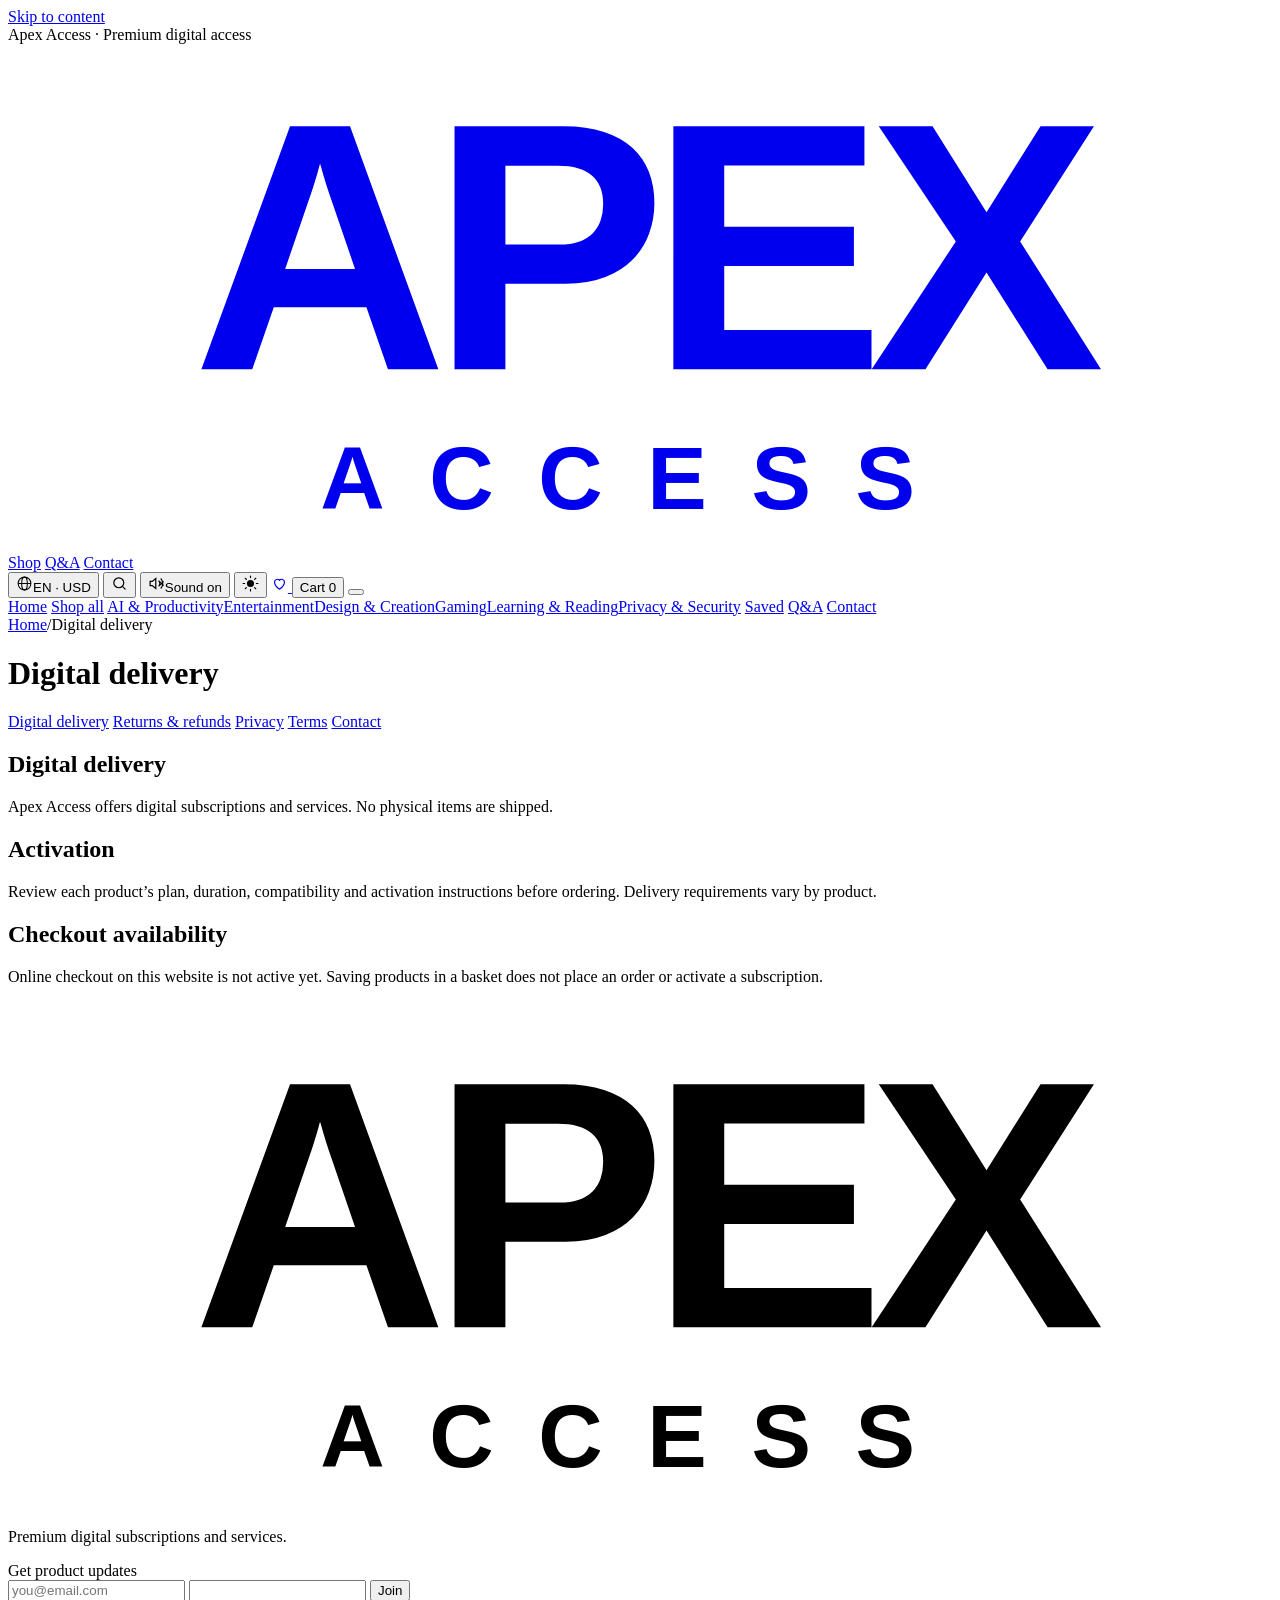
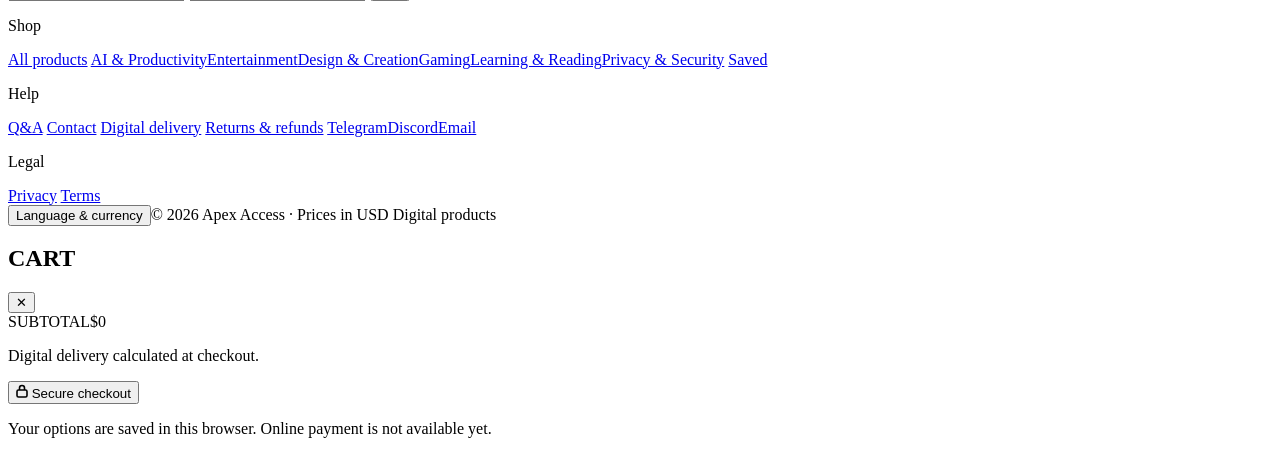
<file: apex-access-live/policies/shipping.html>
<!doctype html>
<html lang="en" data-page="policy">
<head>
<base href="https://cdn.githubraw.com/leomacair2011-ai/workout/main/apex-access-live/"><meta name="referrer" content="strict-origin-when-cross-origin"><script src="https://cdn.githubraw.com/leomacair2011-ai/workout/main/apex-access-live/static-api.js"></script>
<meta name="referrer" content="no-referrer">
  <meta charset="utf-8">
  <meta name="viewport" content="width=device-width, initial-scale=1">
  <title>Digital delivery — Apex Access</title>
  <meta name="description" content="Explore digital subscriptions, AI tools, entertainment and services. Choose your product and plan.">
  <link rel="canonical" href="https://cdn.githubraw.com/leomacair2011-ai/workout/main/apex-access-live/policies/shipping">
  <meta property="og:site_name" content="Apex Access">
  <meta property="og:title" content="Digital delivery — Apex Access">
  <meta property="og:description" content="Explore digital subscriptions, AI tools, entertainment and services. Choose your product and plan.">
  <meta property="og:type" content="website">
  <meta property="og:url" content="https://cdn.githubraw.com/leomacair2011-ai/workout/main/apex-access-live/policies/shipping">
  
  <meta name="twitter:card" content="summary_large_image">
  <meta name="theme-color" content="#050506">
  <link rel="icon" href="images/apex/1138402.webp" type="image/webp">
  <script>
    // Runs before paint: pick the theme (saved choice, else system) and decide whether to play the intro.
    (function () {
      var d = document.documentElement, t, seen;
      d.classList.add('js');
      try { t = localStorage.getItem('deo-theme'); } catch (e) {}
      if (t !== 'light' && t !== 'dark') t = matchMedia('(prefers-color-scheme: light)').matches ? 'light' : 'dark';
      d.dataset.theme = t;
      d.classList.add('ready');
    })();
  </script>
  <link rel="preconnect" href="https://fonts.googleapis.com">
  <link rel="preconnect" href="https://fonts.gstatic.com" crossorigin>
  <link href="https://fonts.googleapis.com/css2?family=Geist:wght@300..700&family=Geist+Mono:wght@400;500&display=swap" rel="stylesheet">
  
  <link rel="stylesheet" href="assets/styles-H3OTLG3R.css">
  
  

</head>
<body>
<a class="skip-link" href="#mainContent">Skip to content</a>
  <!-- The Apex Access mark, defined once and reused via <use href="#deo-mark"> -->
  <svg width="0" height="0" style="position:absolute" aria-hidden="true">
    <symbol id="deo-mark" viewBox="0 0 680 272"><text x="340" y="175" text-anchor="middle" fill="currentColor" font-family="Arial, sans-serif" font-weight="800" font-size="190" letter-spacing="-9">APEX</text><text x="340" y="250" text-anchor="middle" fill="currentColor" font-family="Arial, sans-serif" font-weight="600" font-size="48" letter-spacing="24">ACCESS</text></symbol>
  </svg>

  <div class="grain" aria-hidden="true"></div>

  <header class="topbar">
    <div class="announce mono">Apex Access · Premium digital access</div>
    <div class="nav">
      <a href="index.html" class="brand" aria-label="Apex Access home">
        <svg class="brand-mark" viewBox="0 0 680 272" aria-hidden="true"><use href="#deo-mark"/></svg>
      </a>
      <nav class="nav-links" aria-label="Main">
        <a href="shop.html" class="mono nav-link" data-nav="shop">Shop</a>
        <a href="faq.html" class="mono nav-link" data-nav="faq">Q&amp;A</a>
        <a href="contact.html" class="mono nav-link" data-nav="contact">Contact</a>
      </nav>
      <div class="nav-actions">
        <button class="locale-trigger" id="localeOpen" type="button" aria-label="Language and currency" aria-haspopup="dialog"><svg viewBox="0 0 24 24" width="17" height="17" fill="none" stroke="currentColor" stroke-width="1.5" aria-hidden="true"><circle cx="12" cy="12" r="9"/><ellipse cx="12" cy="12" rx="4" ry="9"/><path d="M3 12h18"/></svg><span id="localeLabel" translate="no">EN · USD</span></button>
        <button class="icon-btn" id="searchBtn" type="button" aria-label="Search (press /)">
          <svg viewBox="0 0 24 24" width="17" height="17" fill="none" stroke="currentColor" stroke-width="1.7" aria-hidden="true"><circle cx="11" cy="11" r="7"/><path d="m20 20-3.5-3.5" stroke-linecap="round"/></svg>
        </button>
        <button class="icon-btn sound-toggle sound-header" title="Sound on" aria-label="Sound on" type="button" data-sound-toggle aria-pressed="true"><svg width="17" height="17" viewBox="0 0 24 24" fill="none" stroke="currentColor" stroke-width="1.7" aria-hidden="true"><path d="M11 5 6 9H3v6h3l5 4V5Z"/><path class="sound-waves" d="M15 8a6 6 0 0 1 0 8m3-11a10 10 0 0 1 0 14"/><path class="sound-off" d="m16 9 6 6m0-6-6 6"/></svg><span class="sr-only" data-sound-label>Sound on</span></button>
        <button class="icon-btn theme-btn" id="themeBtn" type="button" aria-label="Switch theme">
          <svg viewBox="0 0 24 24" width="17" height="17" fill="none" stroke="currentColor" stroke-width="1.6" stroke-linecap="round" aria-hidden="true">
            <mask id="moon-cut"><rect width="24" height="24" fill="#fff"/><circle class="moon-cut" cx="24" cy="4" r="7" fill="#000"/></mask>
            <circle class="sun-core" cx="12" cy="12" r="5" fill="currentColor" stroke="none" mask="url(#moon-cut)"/>
            <g class="sun-rays"><path d="M12 1.5v2.2M12 20.3v2.2M1.5 12h2.2M20.3 12h2.2M4.6 4.6l1.6 1.6M17.8 17.8l1.6 1.6M4.6 19.4l1.6-1.6M17.8 6.2l1.6-1.6"/></g>
          </svg>
        </button>
        <a class="icon-btn saved-btn" href="saved.html" aria-label="Saved items" data-cursor="Saved">
          <svg viewBox="0 0 24 24" width="17" height="17" fill="none" stroke="currentColor" stroke-width="1.7" stroke-linejoin="round" aria-hidden="true"><path d="M12 20s-7-4.4-7-10a4 4 0 0 1 7-2.6A4 4 0 0 1 19 10c0 5.6-7 10-7 10Z"/></svg>
          <span class="saved-count" id="savedCount" hidden>0</span>
        </a>
        <button class="cart-btn mono" id="cartOpen" type="button" aria-label="Open cart">
          <span class="cart-label">Cart</span> <span class="cart-count" id="cartCount">0</span>
        </button>
        <button class="icon-btn menu-btn" id="menuBtn" type="button" aria-label="Open menu" aria-expanded="false">
          <span></span><span></span>
        </button>
      </div>
    </div>
  </header>

  <!-- Mobile menu -->
  <div class="menu" id="menu" aria-hidden="true">
    <nav class="menu-links">
      <a href="index.html">Home</a>
      <a href="shop.html">Shop all</a>
      <a href="shop.html?category=ai-productivity">AI &amp; Productivity</a><a href="shop.html?category=entertainment">Entertainment</a><a href="shop.html?category=design-creation">Design &amp; Creation</a><a href="shop.html?category=gaming">Gaming</a><a href="shop.html?category=learning-reading">Learning &amp; Reading</a><a href="shop.html?category=privacy-security">Privacy &amp; Security</a>
      <a href="saved.html">Saved</a>
      <a href="faq.html">Q&amp;A</a>
      <a href="contact.html">Contact</a>
    </nav>
  </div>


  <main id="mainContent" tabindex="-1" class="page">
    <header class="page-head">
      <nav class="crumbs mono" aria-label="Breadcrumb"><a href="index.html">Home</a><span>/</span><span>Digital delivery</span></nav>
      <h1 class="page-title">Digital delivery</h1>
    </header>
    <div class="policy-layout">
      <nav class="policy-nav mono" aria-label="Policies">
        <a href="policies/shipping">Digital delivery</a>
        <a href="policies/returns">Returns &amp; refunds</a>
        <a href="policies/privacy">Privacy</a>
        <a href="policies/terms">Terms</a>
        <a href="contact.html">Contact</a>
      </nav>
      <article class="prose policy-body" lang="en" translate="no">
        <h2>Digital delivery</h2>
<p>Apex Access offers digital subscriptions and services. No physical items are shipped.</p>
<h2>Activation</h2>
<p>Review each product’s plan, duration, compatibility and activation instructions before ordering. Delivery requirements vary by product.</p>
<h2>Checkout availability</h2>
<p>Online checkout on this website is not active yet. Saving products in a basket does not place an order or activate a subscription.</p>
      </article>
    </div>
  </main>

  <footer class="footer">
    <div class="footer-inner">
      <div class="footer-brand">
        <svg class="footer-mark" viewBox="0 0 680 272" aria-hidden="true"><use href="#deo-mark"/></svg>
        <p class="muted">Premium digital subscriptions and services.</p>
        <form class="signup" data-signup novalidate>
          <label class="mono muted small" for="footerEmail">Get product updates</label>
          <div class="signup-row">
            <input id="footerEmail" name="email" type="email" placeholder="you@email.com" autocomplete="email" required>
            <input name="website" class="trap" tabindex="-1" autocomplete="off" aria-hidden="true">
            <button class="btn btn-primary" type="submit">Join</button>
          </div>
          <p class="signup-msg mono small" role="status"></p>
        </form>
      </div>
      <nav class="footer-col" aria-label="Shop">
        <p class="mono muted">Shop</p>
        <a href="shop.html">All products</a>
        <a href="shop.html?category=ai-productivity">AI &amp; Productivity</a><a href="shop.html?category=entertainment">Entertainment</a><a href="shop.html?category=design-creation">Design &amp; Creation</a><a href="shop.html?category=gaming">Gaming</a><a href="shop.html?category=learning-reading">Learning &amp; Reading</a><a href="shop.html?category=privacy-security">Privacy &amp; Security</a>
        <a href="saved.html">Saved</a>
      </nav>
      <nav class="footer-col" aria-label="Help">
        <p class="mono muted">Help</p>
        <a href="faq.html">Q&amp;A</a>
        <a href="contact.html">Contact</a>
        <a href="policies/shipping">Digital delivery</a>
        <a href="policies/returns">Returns &amp; refunds</a>
        <a href="https://t.me/apexaccesshub" target="_blank" rel="noopener">Telegram</a><a href="https://discord.gg/pRz2BTqtjn" target="_blank" rel="noopener">Discord</a><a href="mailto:leo2011pika@gmail.com">Email</a>
      </nav>
      <nav class="footer-col" aria-label="Legal">
        <p class="mono muted">Legal</p>
        <a href="policies/privacy">Privacy</a>
        <a href="policies/terms">Terms</a>
      </nav>
    </div>
    <div class="footer-bottom">
      <button class="link-btn" type="button" data-open-preferences>Language &amp; currency</button><span class="mono muted small">© 2026 Apex Access · Prices in USD</span>
      <span class="mono muted small">Digital products</span>
    </div>
  </footer>

  <!-- Search -->
  <dialog class="search-dlg" id="searchDlg" aria-label="Search">
    <form class="search-form" action="/shop" method="get" role="search">
      <svg viewBox="0 0 24 24" width="20" height="20" fill="none" stroke="currentColor" stroke-width="1.7" aria-hidden="true"><circle cx="11" cy="11" r="7"/><path d="m20 20-3.5-3.5" stroke-linecap="round"/></svg>
      <input id="searchInput" name="q" type="search" placeholder="Search products, brands…" autocomplete="off" aria-label="Search products">
      <button class="icon-btn" type="button" id="searchClose" aria-label="Close search">✕</button>
    </form>
    <div class="search-results" id="searchResults"></div>
  </dialog>

  <!-- Cart drawer -->
  <div class="scrim" id="scrim"></div>
  <aside class="drawer" id="cart" role="dialog" aria-modal="true" aria-label="Cart" aria-hidden="true" inert>
    <div class="drawer-head">
      <h2 class="mono">CART <span class="muted" id="drawerCount"></span></h2>
      <button class="icon-btn" id="cartClose" type="button" aria-label="Close cart">✕</button>
    </div>
    <div class="ship-meter" id="shipMeter" hidden>
      <p class="mono small" id="shipText"></p>
      <div class="meter"><span id="shipBar"></span></div>
    </div>
    <div class="drawer-items" id="cartItems"></div>
    <div class="drawer-foot">
      <div class="subtotal"><span class="mono muted">SUBTOTAL</span><span id="subtotal">$0</span></div>
      <p id="cartConversion" class="conversion-note" hidden></p><p class="mono muted small" id="shipNote">Digital delivery calculated at checkout.</p>
      <button class="btn btn-primary btn-block" id="checkoutBtn" type="button">
        <svg width="12" height="14" viewBox="0 0 12 14" fill="none" stroke="currentColor" stroke-width="1.6" aria-hidden="true"><rect x="1" y="6" width="10" height="7" rx="1.5"/><path d="M3.5 6V4a2.5 2.5 0 0 1 5 0v2"/></svg>
        Secure checkout
      </button>
      <p class="mono muted small center">Your options are saved in this browser. Online payment is not available yet.</p>
    </div>
  </aside>

  <div class="toast mono" id="toast" role="status" aria-live="polite"></div>

  <dialog class="preferences" id="preferences" aria-labelledby="preferencesTitle">
    <div class="sheet-head"><h2 id="preferencesTitle">Make yourself at home</h2><button class="icon-btn" id="localeClose" type="button" aria-label="Close">×</button></div>
    <form id="preferencesForm" class="preferences-body">
      <p class="muted">Choose your language and display currency.</p>
      <label class="field"><span>Language</span><select id="languageSelect" name="language" translate="no"><option value="en">English</option><option value="fr">Français</option><option value="es">Español</option><option value="zh">简体中文</option></select></label>
      <label class="field"><span>Currency</span><select id="currencySelect" name="currency" translate="no"><option value="GBP">GBP — British pound</option><option value="EUR">EUR — Euro</option><option value="USD">USD — US dollar</option><option value="CNY">CNY — Chinese yuan</option><option value="AUD">AUD — Australian dollar</option><option value="CAD">CAD — Canadian dollar</option></select></label>
      <div class="sound-setting"><div><strong>Interface sounds</strong><p class="muted small">Soft hover and click sounds, after your first interaction.</p></div><button class="sound-toggle" type="button" data-sound-toggle aria-pressed="true"><span data-sound-label>Sound on</span></button></div><div class="preference-note"><strong>Digital products</strong><p>Prices are listed in USD. Other currencies are approximate conversions.</p><p>Brand and product names stay in their original language.</p><p id="ratesNote" class="small muted" translate="no"></p></div>
      <button class="btn btn-primary btn-block" type="submit">Save preferences</button>
    </form>
  </dialog>

  <script id="deo-data" type="application/json">{"currency":"USD","rates":{"base":"GBP","date":"2026-10-23","rates":{"GBP":1,"AUD":1.9086,"CAD":1.8761,"CNY":8.9263,"EUR":1.1933,"USD":1.3389},"source":"Frankfurter","fallback":true},"products":[{"id":"apex-claude-ai","name":"Claude AI","brand":"Apex Access","category":"AI & Productivity","price":14.99,"currency":"USD","stock":99,"images":["/images/icons/claude-ai-670bd0f41379.webp"],"featured":true,"availability":"source-listed","variantCount":10,"summary":true},{"id":"apex-lovable-ai","name":"Lovable AI","brand":"Apex Access","category":"AI & Productivity","price":9.99,"currency":"USD","stock":99,"images":["/images/icons/lovable-ai-29b42fe0189a.webp"],"featured":true,"availability":"source-listed","variantCount":7,"summary":true},{"id":"apex-chatgpt","name":"ChatGPT","brand":"Apex Access","category":"AI & Productivity","price":59.99,"currency":"USD","stock":99,"images":["/images/icons/chatgpt-3bfe94e4a80e.jpg"],"featured":true,"availability":"source-listed","variantCount":11,"summary":true},{"id":"apex-cursor-ai-premium","name":"Cursor AI Premium","brand":"Apex Access","category":"AI & Productivity","price":79,"currency":"USD","stock":99,"images":["/images/icons/cursor-ai-premium-0c9555022248.webp"],"featured":true,"availability":"source-listed","variantCount":6,"summary":true},{"id":"apex-spotify","name":"Spotify","brand":"Apex Access","category":"Entertainment","price":19.99,"currency":"USD","stock":99,"images":["/images/icons/spotify-5259ecb0574c.jpg"],"featured":true,"availability":"source-listed","variantCount":3,"summary":true}],"facets":{"total":90,"categories":[{"slug":"ai-productivity","name":"AI & Productivity","count":32,"items":[{"id":"apex-claude-ai","name":"Claude AI","brand":"Apex Access","category":"AI & Productivity","price":14.99,"currency":"USD","stock":99,"images":["/images/icons/claude-ai-670bd0f41379.webp"],"featured":true,"availability":"source-listed","variantCount":10,"summary":true}]},{"slug":"entertainment","name":"Entertainment","count":29,"items":[{"id":"apex-spotify","name":"Spotify","brand":"Apex Access","category":"Entertainment","price":19.99,"currency":"USD","stock":99,"images":["/images/icons/spotify-5259ecb0574c.jpg"],"featured":true,"availability":"source-listed","variantCount":3,"summary":true}]},{"slug":"design-creation","name":"Design & Creation","count":14,"items":[{"id":"apex-capcut-pro-lifetime","name":"CapCut Pro","brand":"Apex Access","category":"Design & Creation","price":17.99,"currency":"USD","stock":99,"images":["/images/icons/capcut-pro-lifetime-7a9116a61fc5.webp"],"featured":false,"availability":"source-listed","variantCount":3,"summary":true}]},{"slug":"gaming","name":"Gaming","count":2,"items":[{"id":"apex-xbox-game-pass-ultimate","name":"Xbox Game Pass Ultimate","brand":"Apex Access","category":"Gaming","price":16.99,"currency":"USD","stock":99,"images":["/images/icons/xbox-game-pass-ultimate-38d4323093e2.webp"],"featured":false,"availability":"source-listed","variantCount":4,"summary":true}]},{"slug":"learning-reading","name":"Learning & Reading","count":4,"items":[{"id":"apex-brilliant","name":"Brilliant","brand":"Apex Access","category":"Learning & Reading","price":19.99,"currency":"USD","stock":99,"images":["/images/icons/brilliant-497c211a2a3d.webp"],"featured":false,"availability":"source-listed","variantCount":6,"summary":true}]},{"slug":"privacy-security","name":"Privacy & Security","count":9,"items":[{"id":"apex-proton-vpn","name":"Proton Vpn","brand":"Apex Access","category":"Privacy & Security","price":20.99,"currency":"USD","stock":99,"images":["/images/icons/proton-vpn-71ba3f5872c5.webp"],"featured":false,"availability":"source-listed","variantCount":2,"summary":true}]}],"brands":["Apex Access"],"sizes":[]},"site":{"contact":{"email":"leo2011pika@gmail.com","instagram":"","phone":"","address":"","discord":"https://discord.gg/pRz2BTqtjn","telegram":"https://t.me/apexaccesshub"},"shipping":{"fee":0,"freeOver":0,"countries":[],"processing":"Digital delivery; no physical shipping"},"faq":[],"reviews":[],"checkoutEnabled":false}}</script>
  <script src="assets/i18n-HUB4TDK4.js"></script>
  <script src="assets/feedback-YJGN657Z.js"></script>
  <script src="assets/app-UJRVD6QA.js"></script>
</body>
</html>
</file>
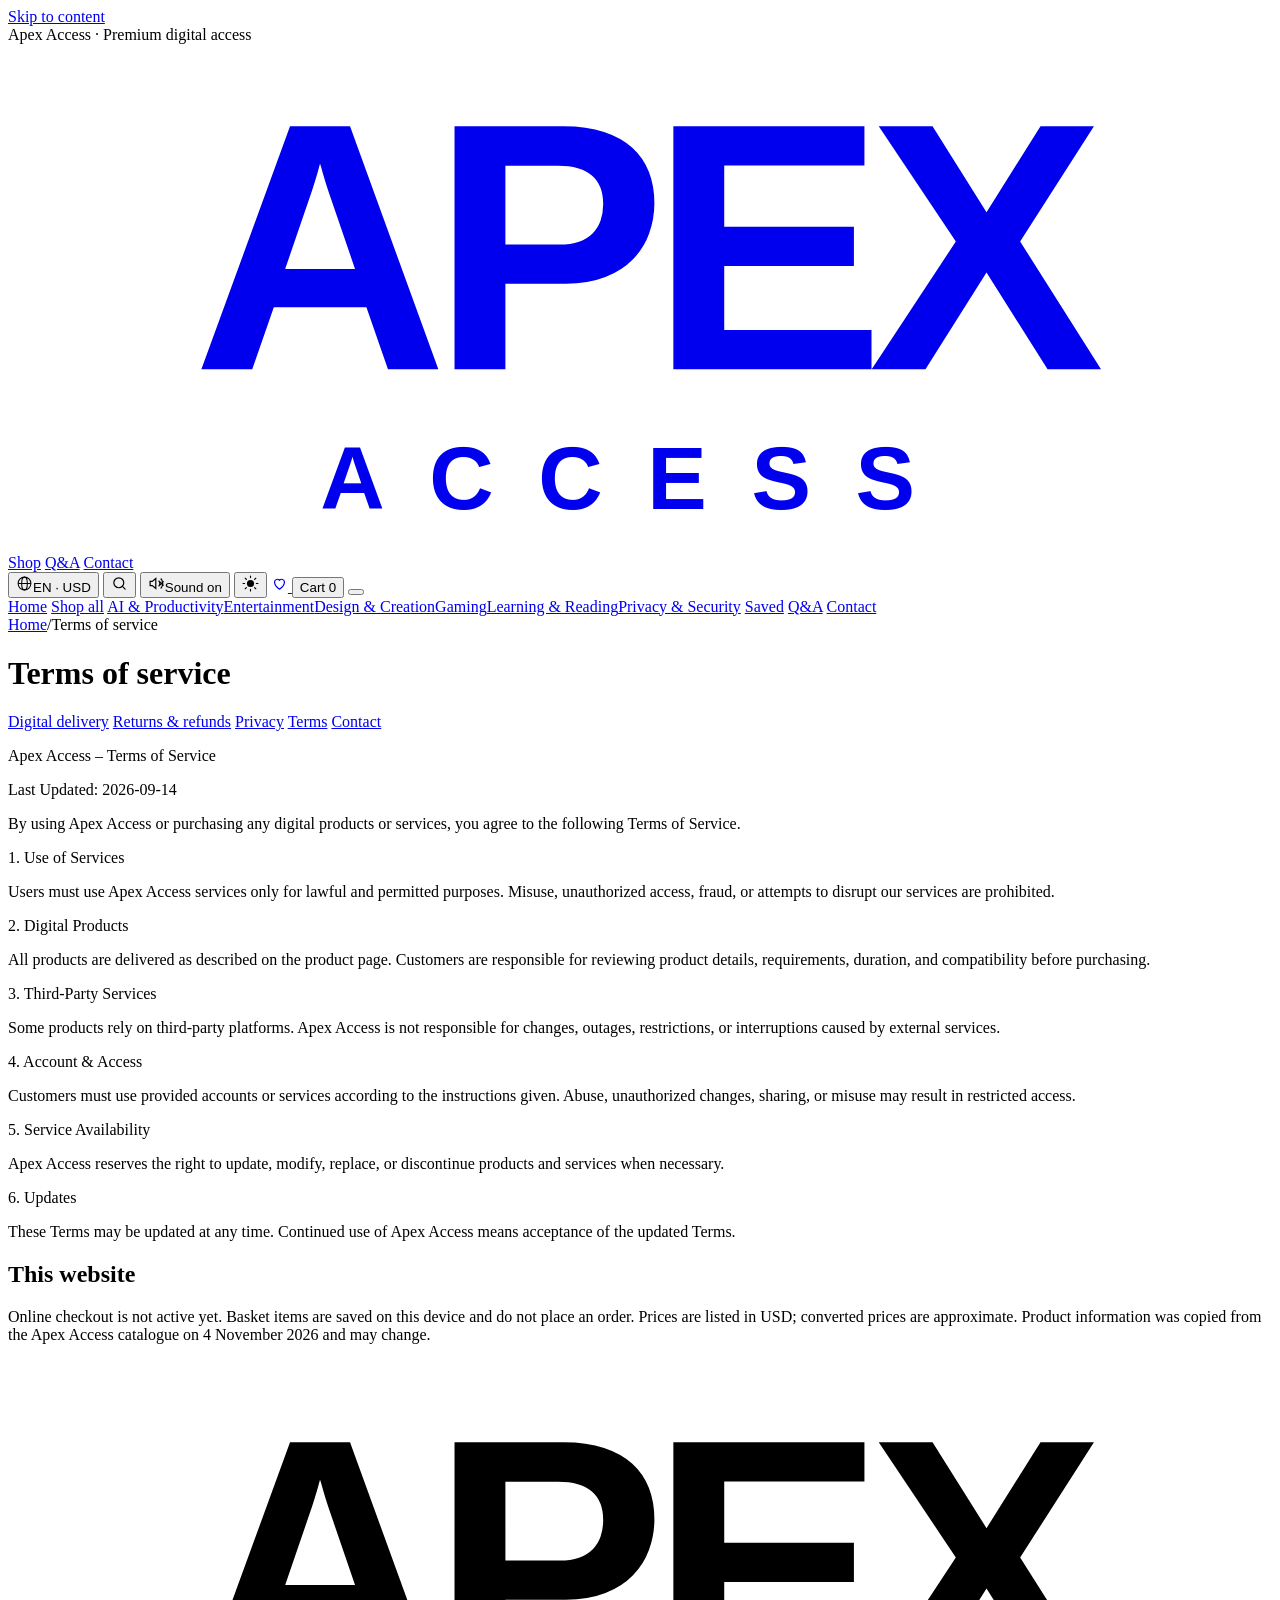
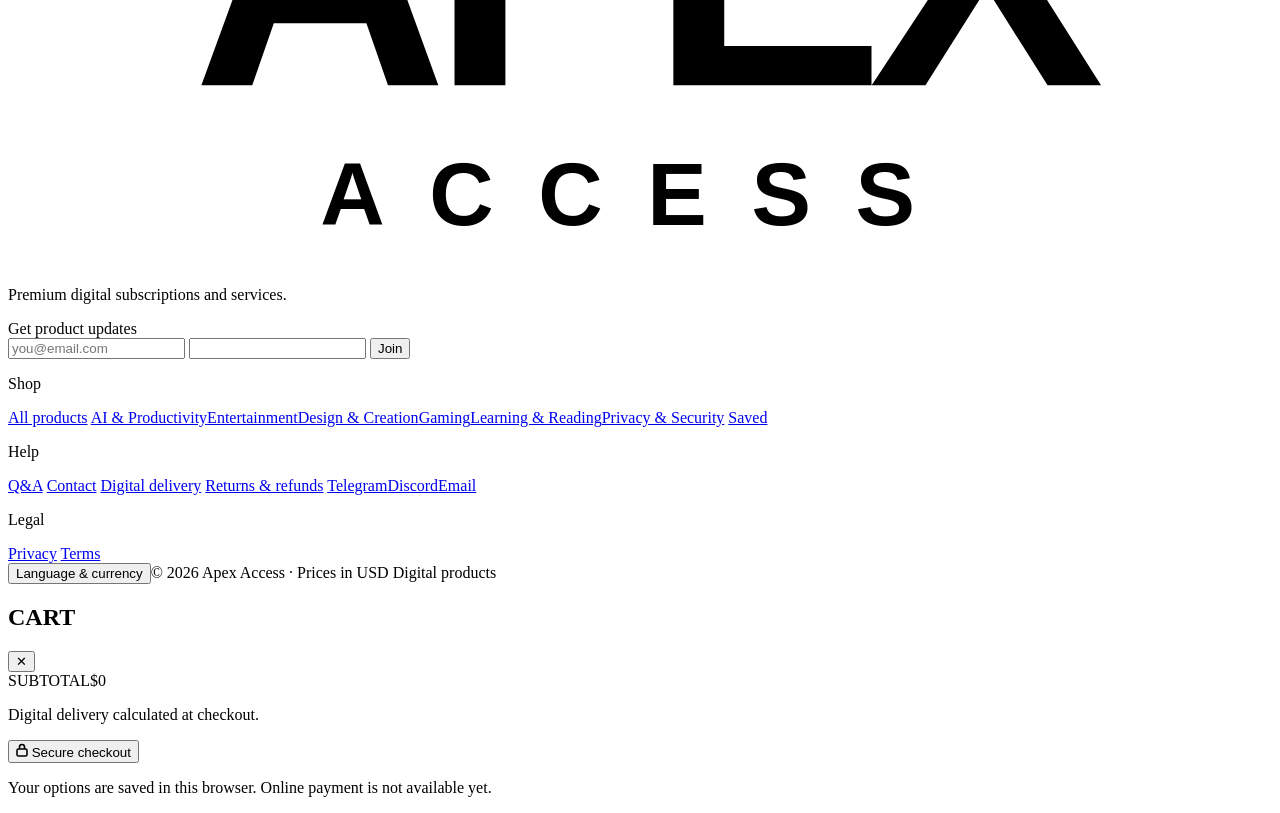
<file: apex-access-live/policies/terms.html>
<!doctype html>
<html lang="en" data-page="policy">
<head>
<base href="https://cdn.githubraw.com/leomacair2011-ai/workout/main/apex-access-live/"><meta name="referrer" content="strict-origin-when-cross-origin"><script src="https://cdn.githubraw.com/leomacair2011-ai/workout/main/apex-access-live/static-api.js"></script>
<meta name="referrer" content="no-referrer">
  <meta charset="utf-8">
  <meta name="viewport" content="width=device-width, initial-scale=1">
  <title>Terms of service — Apex Access</title>
  <meta name="description" content="Explore digital subscriptions, AI tools, entertainment and services. Choose your product and plan.">
  <link rel="canonical" href="https://cdn.githubraw.com/leomacair2011-ai/workout/main/apex-access-live/policies/terms">
  <meta property="og:site_name" content="Apex Access">
  <meta property="og:title" content="Terms of service — Apex Access">
  <meta property="og:description" content="Explore digital subscriptions, AI tools, entertainment and services. Choose your product and plan.">
  <meta property="og:type" content="website">
  <meta property="og:url" content="https://cdn.githubraw.com/leomacair2011-ai/workout/main/apex-access-live/policies/terms">
  
  <meta name="twitter:card" content="summary_large_image">
  <meta name="theme-color" content="#050506">
  <link rel="icon" href="images/apex/1138402.webp" type="image/webp">
  <script>
    // Runs before paint: pick the theme (saved choice, else system) and decide whether to play the intro.
    (function () {
      var d = document.documentElement, t, seen;
      d.classList.add('js');
      try { t = localStorage.getItem('deo-theme'); } catch (e) {}
      if (t !== 'light' && t !== 'dark') t = matchMedia('(prefers-color-scheme: light)').matches ? 'light' : 'dark';
      d.dataset.theme = t;
      d.classList.add('ready');
    })();
  </script>
  <link rel="preconnect" href="https://fonts.googleapis.com">
  <link rel="preconnect" href="https://fonts.gstatic.com" crossorigin>
  <link href="https://fonts.googleapis.com/css2?family=Geist:wght@300..700&family=Geist+Mono:wght@400;500&display=swap" rel="stylesheet">
  
  <link rel="stylesheet" href="assets/styles-H3OTLG3R.css">
  
  

</head>
<body>
<a class="skip-link" href="#mainContent">Skip to content</a>
  <!-- The Apex Access mark, defined once and reused via <use href="#deo-mark"> -->
  <svg width="0" height="0" style="position:absolute" aria-hidden="true">
    <symbol id="deo-mark" viewBox="0 0 680 272"><text x="340" y="175" text-anchor="middle" fill="currentColor" font-family="Arial, sans-serif" font-weight="800" font-size="190" letter-spacing="-9">APEX</text><text x="340" y="250" text-anchor="middle" fill="currentColor" font-family="Arial, sans-serif" font-weight="600" font-size="48" letter-spacing="24">ACCESS</text></symbol>
  </svg>

  <div class="grain" aria-hidden="true"></div>

  <header class="topbar">
    <div class="announce mono">Apex Access · Premium digital access</div>
    <div class="nav">
      <a href="index.html" class="brand" aria-label="Apex Access home">
        <svg class="brand-mark" viewBox="0 0 680 272" aria-hidden="true"><use href="#deo-mark"/></svg>
      </a>
      <nav class="nav-links" aria-label="Main">
        <a href="shop.html" class="mono nav-link" data-nav="shop">Shop</a>
        <a href="faq.html" class="mono nav-link" data-nav="faq">Q&amp;A</a>
        <a href="contact.html" class="mono nav-link" data-nav="contact">Contact</a>
      </nav>
      <div class="nav-actions">
        <button class="locale-trigger" id="localeOpen" type="button" aria-label="Language and currency" aria-haspopup="dialog"><svg viewBox="0 0 24 24" width="17" height="17" fill="none" stroke="currentColor" stroke-width="1.5" aria-hidden="true"><circle cx="12" cy="12" r="9"/><ellipse cx="12" cy="12" rx="4" ry="9"/><path d="M3 12h18"/></svg><span id="localeLabel" translate="no">EN · USD</span></button>
        <button class="icon-btn" id="searchBtn" type="button" aria-label="Search (press /)">
          <svg viewBox="0 0 24 24" width="17" height="17" fill="none" stroke="currentColor" stroke-width="1.7" aria-hidden="true"><circle cx="11" cy="11" r="7"/><path d="m20 20-3.5-3.5" stroke-linecap="round"/></svg>
        </button>
        <button class="icon-btn sound-toggle sound-header" title="Sound on" aria-label="Sound on" type="button" data-sound-toggle aria-pressed="true"><svg width="17" height="17" viewBox="0 0 24 24" fill="none" stroke="currentColor" stroke-width="1.7" aria-hidden="true"><path d="M11 5 6 9H3v6h3l5 4V5Z"/><path class="sound-waves" d="M15 8a6 6 0 0 1 0 8m3-11a10 10 0 0 1 0 14"/><path class="sound-off" d="m16 9 6 6m0-6-6 6"/></svg><span class="sr-only" data-sound-label>Sound on</span></button>
        <button class="icon-btn theme-btn" id="themeBtn" type="button" aria-label="Switch theme">
          <svg viewBox="0 0 24 24" width="17" height="17" fill="none" stroke="currentColor" stroke-width="1.6" stroke-linecap="round" aria-hidden="true">
            <mask id="moon-cut"><rect width="24" height="24" fill="#fff"/><circle class="moon-cut" cx="24" cy="4" r="7" fill="#000"/></mask>
            <circle class="sun-core" cx="12" cy="12" r="5" fill="currentColor" stroke="none" mask="url(#moon-cut)"/>
            <g class="sun-rays"><path d="M12 1.5v2.2M12 20.3v2.2M1.5 12h2.2M20.3 12h2.2M4.6 4.6l1.6 1.6M17.8 17.8l1.6 1.6M4.6 19.4l1.6-1.6M17.8 6.2l1.6-1.6"/></g>
          </svg>
        </button>
        <a class="icon-btn saved-btn" href="saved.html" aria-label="Saved items" data-cursor="Saved">
          <svg viewBox="0 0 24 24" width="17" height="17" fill="none" stroke="currentColor" stroke-width="1.7" stroke-linejoin="round" aria-hidden="true"><path d="M12 20s-7-4.4-7-10a4 4 0 0 1 7-2.6A4 4 0 0 1 19 10c0 5.6-7 10-7 10Z"/></svg>
          <span class="saved-count" id="savedCount" hidden>0</span>
        </a>
        <button class="cart-btn mono" id="cartOpen" type="button" aria-label="Open cart">
          <span class="cart-label">Cart</span> <span class="cart-count" id="cartCount">0</span>
        </button>
        <button class="icon-btn menu-btn" id="menuBtn" type="button" aria-label="Open menu" aria-expanded="false">
          <span></span><span></span>
        </button>
      </div>
    </div>
  </header>

  <!-- Mobile menu -->
  <div class="menu" id="menu" aria-hidden="true">
    <nav class="menu-links">
      <a href="index.html">Home</a>
      <a href="shop.html">Shop all</a>
      <a href="shop.html?category=ai-productivity">AI &amp; Productivity</a><a href="shop.html?category=entertainment">Entertainment</a><a href="shop.html?category=design-creation">Design &amp; Creation</a><a href="shop.html?category=gaming">Gaming</a><a href="shop.html?category=learning-reading">Learning &amp; Reading</a><a href="shop.html?category=privacy-security">Privacy &amp; Security</a>
      <a href="saved.html">Saved</a>
      <a href="faq.html">Q&amp;A</a>
      <a href="contact.html">Contact</a>
    </nav>
  </div>


  <main id="mainContent" tabindex="-1" class="page">
    <header class="page-head">
      <nav class="crumbs mono" aria-label="Breadcrumb"><a href="index.html">Home</a><span>/</span><span>Terms of service</span></nav>
      <h1 class="page-title">Terms of service</h1>
    </header>
    <div class="policy-layout">
      <nav class="policy-nav mono" aria-label="Policies">
        <a href="policies/shipping">Digital delivery</a>
        <a href="policies/returns">Returns &amp; refunds</a>
        <a href="policies/privacy">Privacy</a>
        <a href="policies/terms">Terms</a>
        <a href="contact.html">Contact</a>
      </nav>
      <article class="prose policy-body" lang="en" translate="no">
        <p>Apex Access – Terms of Service</p>
<p>Last Updated: 2026-09-14</p>
<p>By using Apex Access or purchasing any digital products or services, you agree to the following Terms of Service.</p>
<p>1. Use of Services</p>
<p>Users must use Apex Access services only for lawful and permitted purposes. Misuse, unauthorized access, fraud, or attempts to disrupt our services are prohibited.</p>
<p>2. Digital Products</p>
<p>All products are delivered as described on the product page. Customers are responsible for reviewing product details, requirements, duration, and compatibility before purchasing.</p>
<p>3. Third-Party Services</p>
<p>Some products rely on third-party platforms. Apex Access is not responsible for changes, outages, restrictions, or interruptions caused by external services.</p>
<p>4. Account &amp; Access</p>
<p>Customers must use provided accounts or services according to the instructions given. Abuse, unauthorized changes, sharing, or misuse may result in restricted access.</p>
<p>5. Service Availability</p>
<p>Apex Access reserves the right to update, modify, replace, or discontinue products and services when necessary.</p>
<p>6. Updates</p>
<p>These Terms may be updated at any time. Continued use of Apex Access means acceptance of the updated Terms.</p>
<h2>This website</h2>
<p>Online checkout is not active yet. Basket items are saved on this device and do not place an order. Prices are listed in USD; converted prices are approximate. Product information was copied from the Apex Access catalogue on 4 November 2026 and may change.</p>
      </article>
    </div>
  </main>

  <footer class="footer">
    <div class="footer-inner">
      <div class="footer-brand">
        <svg class="footer-mark" viewBox="0 0 680 272" aria-hidden="true"><use href="#deo-mark"/></svg>
        <p class="muted">Premium digital subscriptions and services.</p>
        <form class="signup" data-signup novalidate>
          <label class="mono muted small" for="footerEmail">Get product updates</label>
          <div class="signup-row">
            <input id="footerEmail" name="email" type="email" placeholder="you@email.com" autocomplete="email" required>
            <input name="website" class="trap" tabindex="-1" autocomplete="off" aria-hidden="true">
            <button class="btn btn-primary" type="submit">Join</button>
          </div>
          <p class="signup-msg mono small" role="status"></p>
        </form>
      </div>
      <nav class="footer-col" aria-label="Shop">
        <p class="mono muted">Shop</p>
        <a href="shop.html">All products</a>
        <a href="shop.html?category=ai-productivity">AI &amp; Productivity</a><a href="shop.html?category=entertainment">Entertainment</a><a href="shop.html?category=design-creation">Design &amp; Creation</a><a href="shop.html?category=gaming">Gaming</a><a href="shop.html?category=learning-reading">Learning &amp; Reading</a><a href="shop.html?category=privacy-security">Privacy &amp; Security</a>
        <a href="saved.html">Saved</a>
      </nav>
      <nav class="footer-col" aria-label="Help">
        <p class="mono muted">Help</p>
        <a href="faq.html">Q&amp;A</a>
        <a href="contact.html">Contact</a>
        <a href="policies/shipping">Digital delivery</a>
        <a href="policies/returns">Returns &amp; refunds</a>
        <a href="https://t.me/apexaccesshub" target="_blank" rel="noopener">Telegram</a><a href="https://discord.gg/pRz2BTqtjn" target="_blank" rel="noopener">Discord</a><a href="mailto:leo2011pika@gmail.com">Email</a>
      </nav>
      <nav class="footer-col" aria-label="Legal">
        <p class="mono muted">Legal</p>
        <a href="policies/privacy">Privacy</a>
        <a href="policies/terms">Terms</a>
      </nav>
    </div>
    <div class="footer-bottom">
      <button class="link-btn" type="button" data-open-preferences>Language &amp; currency</button><span class="mono muted small">© 2026 Apex Access · Prices in USD</span>
      <span class="mono muted small">Digital products</span>
    </div>
  </footer>

  <!-- Search -->
  <dialog class="search-dlg" id="searchDlg" aria-label="Search">
    <form class="search-form" action="/shop" method="get" role="search">
      <svg viewBox="0 0 24 24" width="20" height="20" fill="none" stroke="currentColor" stroke-width="1.7" aria-hidden="true"><circle cx="11" cy="11" r="7"/><path d="m20 20-3.5-3.5" stroke-linecap="round"/></svg>
      <input id="searchInput" name="q" type="search" placeholder="Search products, brands…" autocomplete="off" aria-label="Search products">
      <button class="icon-btn" type="button" id="searchClose" aria-label="Close search">✕</button>
    </form>
    <div class="search-results" id="searchResults"></div>
  </dialog>

  <!-- Cart drawer -->
  <div class="scrim" id="scrim"></div>
  <aside class="drawer" id="cart" role="dialog" aria-modal="true" aria-label="Cart" aria-hidden="true" inert>
    <div class="drawer-head">
      <h2 class="mono">CART <span class="muted" id="drawerCount"></span></h2>
      <button class="icon-btn" id="cartClose" type="button" aria-label="Close cart">✕</button>
    </div>
    <div class="ship-meter" id="shipMeter" hidden>
      <p class="mono small" id="shipText"></p>
      <div class="meter"><span id="shipBar"></span></div>
    </div>
    <div class="drawer-items" id="cartItems"></div>
    <div class="drawer-foot">
      <div class="subtotal"><span class="mono muted">SUBTOTAL</span><span id="subtotal">$0</span></div>
      <p id="cartConversion" class="conversion-note" hidden></p><p class="mono muted small" id="shipNote">Digital delivery calculated at checkout.</p>
      <button class="btn btn-primary btn-block" id="checkoutBtn" type="button">
        <svg width="12" height="14" viewBox="0 0 12 14" fill="none" stroke="currentColor" stroke-width="1.6" aria-hidden="true"><rect x="1" y="6" width="10" height="7" rx="1.5"/><path d="M3.5 6V4a2.5 2.5 0 0 1 5 0v2"/></svg>
        Secure checkout
      </button>
      <p class="mono muted small center">Your options are saved in this browser. Online payment is not available yet.</p>
    </div>
  </aside>

  <div class="toast mono" id="toast" role="status" aria-live="polite"></div>

  <dialog class="preferences" id="preferences" aria-labelledby="preferencesTitle">
    <div class="sheet-head"><h2 id="preferencesTitle">Make yourself at home</h2><button class="icon-btn" id="localeClose" type="button" aria-label="Close">×</button></div>
    <form id="preferencesForm" class="preferences-body">
      <p class="muted">Choose your language and display currency.</p>
      <label class="field"><span>Language</span><select id="languageSelect" name="language" translate="no"><option value="en">English</option><option value="fr">Français</option><option value="es">Español</option><option value="zh">简体中文</option></select></label>
      <label class="field"><span>Currency</span><select id="currencySelect" name="currency" translate="no"><option value="GBP">GBP — British pound</option><option value="EUR">EUR — Euro</option><option value="USD">USD — US dollar</option><option value="CNY">CNY — Chinese yuan</option><option value="AUD">AUD — Australian dollar</option><option value="CAD">CAD — Canadian dollar</option></select></label>
      <div class="sound-setting"><div><strong>Interface sounds</strong><p class="muted small">Soft hover and click sounds, after your first interaction.</p></div><button class="sound-toggle" type="button" data-sound-toggle aria-pressed="true"><span data-sound-label>Sound on</span></button></div><div class="preference-note"><strong>Digital products</strong><p>Prices are listed in USD. Other currencies are approximate conversions.</p><p>Brand and product names stay in their original language.</p><p id="ratesNote" class="small muted" translate="no"></p></div>
      <button class="btn btn-primary btn-block" type="submit">Save preferences</button>
    </form>
  </dialog>

  <script id="deo-data" type="application/json">{"currency":"USD","rates":{"base":"GBP","date":"2026-10-23","rates":{"GBP":1,"AUD":1.9086,"CAD":1.8761,"CNY":8.9263,"EUR":1.1933,"USD":1.3389},"source":"Frankfurter","fallback":true},"products":[{"id":"apex-claude-ai","name":"Claude AI","brand":"Apex Access","category":"AI & Productivity","price":14.99,"currency":"USD","stock":99,"images":["/images/icons/claude-ai-670bd0f41379.webp"],"featured":true,"availability":"source-listed","variantCount":10,"summary":true},{"id":"apex-lovable-ai","name":"Lovable AI","brand":"Apex Access","category":"AI & Productivity","price":9.99,"currency":"USD","stock":99,"images":["/images/icons/lovable-ai-29b42fe0189a.webp"],"featured":true,"availability":"source-listed","variantCount":7,"summary":true},{"id":"apex-chatgpt","name":"ChatGPT","brand":"Apex Access","category":"AI & Productivity","price":59.99,"currency":"USD","stock":99,"images":["/images/icons/chatgpt-3bfe94e4a80e.jpg"],"featured":true,"availability":"source-listed","variantCount":11,"summary":true},{"id":"apex-cursor-ai-premium","name":"Cursor AI Premium","brand":"Apex Access","category":"AI & Productivity","price":79,"currency":"USD","stock":99,"images":["/images/icons/cursor-ai-premium-0c9555022248.webp"],"featured":true,"availability":"source-listed","variantCount":6,"summary":true},{"id":"apex-spotify","name":"Spotify","brand":"Apex Access","category":"Entertainment","price":19.99,"currency":"USD","stock":99,"images":["/images/icons/spotify-5259ecb0574c.jpg"],"featured":true,"availability":"source-listed","variantCount":3,"summary":true}],"facets":{"total":90,"categories":[{"slug":"ai-productivity","name":"AI & Productivity","count":32,"items":[{"id":"apex-claude-ai","name":"Claude AI","brand":"Apex Access","category":"AI & Productivity","price":14.99,"currency":"USD","stock":99,"images":["/images/icons/claude-ai-670bd0f41379.webp"],"featured":true,"availability":"source-listed","variantCount":10,"summary":true}]},{"slug":"entertainment","name":"Entertainment","count":29,"items":[{"id":"apex-spotify","name":"Spotify","brand":"Apex Access","category":"Entertainment","price":19.99,"currency":"USD","stock":99,"images":["/images/icons/spotify-5259ecb0574c.jpg"],"featured":true,"availability":"source-listed","variantCount":3,"summary":true}]},{"slug":"design-creation","name":"Design & Creation","count":14,"items":[{"id":"apex-capcut-pro-lifetime","name":"CapCut Pro","brand":"Apex Access","category":"Design & Creation","price":17.99,"currency":"USD","stock":99,"images":["/images/icons/capcut-pro-lifetime-7a9116a61fc5.webp"],"featured":false,"availability":"source-listed","variantCount":3,"summary":true}]},{"slug":"gaming","name":"Gaming","count":2,"items":[{"id":"apex-xbox-game-pass-ultimate","name":"Xbox Game Pass Ultimate","brand":"Apex Access","category":"Gaming","price":16.99,"currency":"USD","stock":99,"images":["/images/icons/xbox-game-pass-ultimate-38d4323093e2.webp"],"featured":false,"availability":"source-listed","variantCount":4,"summary":true}]},{"slug":"learning-reading","name":"Learning & Reading","count":4,"items":[{"id":"apex-brilliant","name":"Brilliant","brand":"Apex Access","category":"Learning & Reading","price":19.99,"currency":"USD","stock":99,"images":["/images/icons/brilliant-497c211a2a3d.webp"],"featured":false,"availability":"source-listed","variantCount":6,"summary":true}]},{"slug":"privacy-security","name":"Privacy & Security","count":9,"items":[{"id":"apex-proton-vpn","name":"Proton Vpn","brand":"Apex Access","category":"Privacy & Security","price":20.99,"currency":"USD","stock":99,"images":["/images/icons/proton-vpn-71ba3f5872c5.webp"],"featured":false,"availability":"source-listed","variantCount":2,"summary":true}]}],"brands":["Apex Access"],"sizes":[]},"site":{"contact":{"email":"leo2011pika@gmail.com","instagram":"","phone":"","address":"","discord":"https://discord.gg/pRz2BTqtjn","telegram":"https://t.me/apexaccesshub"},"shipping":{"fee":0,"freeOver":0,"countries":[],"processing":"Digital delivery; no physical shipping"},"faq":[],"reviews":[],"checkoutEnabled":false}}</script>
  <script src="assets/i18n-HUB4TDK4.js"></script>
  <script src="assets/feedback-YJGN657Z.js"></script>
  <script src="assets/app-UJRVD6QA.js"></script>
</body>
</html>
</file>
<file: styles.css>
:root{font-family:Inter,ui-sans-serif,system-ui,-apple-system,"Segoe UI",Roboto,Arial,sans-serif;background:#0b1116;color:#eff5f2;font-synthesis:none;--bg:#0b1116;--sidebar:#0d1519;--card:#151e22;--card2:#192529;--border:#2a3539;--muted:#9eadae;--text:#eff5f2;--accent:#cbfa8a;--ink:#101915;--secondary:#9bd9d1;--shadow:0 20px 65px #0002;--round:22px}*{box-sizing:border-box}body{margin:0;min-height:100dvh;background:var(--bg);color:var(--text)}body.light{--bg:#f1f4ef;--sidebar:#edf0eb;--card:#fff;--card2:#e9f0e9;--border:#dce4dd;--muted:#5f716e;--text:#172522;--accent:#60893d;--ink:#fff;--secondary:#326b65;--shadow:0 15px 45px #273f3212}button,input,textarea,select{font:inherit}button{cursor:pointer}button:disabled{cursor:not-allowed;opacity:.45}button:focus-visible,input:focus-visible,select:focus-visible,textarea:focus-visible{outline:2px solid var(--accent);outline-offset:3px}a{color:inherit}.layout{display:grid;grid-template-columns:245px minmax(0,1fr);min-height:100dvh}.sidebar{background:var(--sidebar);border-right:1px solid var(--border);padding:30px 19px;display:flex;flex-direction:column;gap:38px;position:sticky;top:0;height:100dvh}.logo{display:flex;align-items:center;gap:12px;font-weight:850;letter-spacing:-.07em;font-size:23px}.logomark{width:39px;height:39px;border-radius:13px;background:var(--accent);color:var(--ink);display:grid;place-items:center;font-size:18px;font-weight:900;letter-spacing:-.12em}.logo small{font-size:11px;letter-spacing:.25em;font-weight:650;color:var(--muted);display:block}.nav{display:grid;gap:8px}.navbtn{display:flex;align-items:center;gap:12px;border:0;background:transparent;color:var(--muted);width:100%;text-align:left;border-radius:13px;padding:14px;font-weight:650}.navbtn.active{background:var(--card2);color:var(--text)}.navbtn:hover,.day-chip:hover,.tool-btn:hover{background:var(--card2)}.nav-ico{font-size:20px;width:23px;text-align:center}.sidefoot{margin-top:auto;color:var(--muted);font-size:12px;line-height:1.7}.sidefoot strong{color:var(--text)}.main{max-width:1160px;width:100%;margin:auto;padding:32px clamp(20px,4.3vw,64px) 100px}.top{display:flex;align-items:center;justify-content:space-between;gap:16px;margin-bottom:35px}.eyebrow{font-size:11px;letter-spacing:.16em;font-weight:800;color:var(--secondary);text-transform:uppercase}.muted{color:var(--muted)}.top-right{display:flex;gap:8px;align-items:center}.pill{border:1px solid var(--border);padding:9px 13px;border-radius:40px;color:var(--muted);background:var(--card);font-size:12px;font-weight:650}.tool-btn{border:1px solid var(--border);background:var(--card);color:var(--text);min-height:40px;padding:8px 12px;border-radius:13px}.title{font-size:clamp(34px,5vw,65px);line-height:1.02;letter-spacing:-.066em;margin:10px 0;font-weight:850}.title .lime{color:var(--accent)}.lead{max-width:700px;color:var(--muted);line-height:1.55;font-size:15px;margin:0 0 24px}.hero{position:relative;padding:29px;overflow:hidden;border-radius:28px;background:linear-gradient(120deg,#202f30,#172523 72%);color:#f4f9f1;margin-bottom:24px;border:1px solid #40504b}.hero:after{content:"";position:absolute;right:-72px;top:-80px;width:340px;height:340px;border:1px solid #c9f7812c;border-radius:50%;box-shadow:0 0 0 40px #c9f7810a,0 0 0 85px #c9f7810a;pointer-events:none}.hero .eyebrow{color:#c9fa8b}.hero-title{font-weight:850;font-size:clamp(27px,4vw,45px);letter-spacing:-.055em;line-height:1.05;margin:10px 0}.hero-desc{color:#b6c6bd;max-width:520px;line-height:1.5;position:relative;z-index:1}.stats{display:grid;grid-template-columns:repeat(3,1fr);gap:13px;margin:18px 0 25px}.stat{background:var(--card);border:1px solid var(--border);border-radius:18px;padding:19px}.statvalue{font-size:clamp(23px,3vw,36px);font-weight:800;letter-spacing:-.04em;line-height:1.1}.statlabel{font-size:12px;color:var(--muted);margin-top:7px}.weekstrip{display:grid;grid-template-columns:repeat(7,1fr);gap:8px;margin:16px 0 28px}.day-chip{border:1px solid var(--border);background:var(--card);border-radius:15px;color:var(--muted);padding:12px 6px;display:grid;gap:8px;justify-items:center;min-width:0}.day-chip.active{border-color:var(--accent);background:var(--card2);color:var(--text)}.day-chip .dname{font-size:11px;font-weight:750}.day-chip .dnum{font-size:20px;font-weight:800;color:var(--text)}.day-chip.done .dnum{color:var(--accent)}.sectiontop{display:flex;align-items:center;justify-content:space-between;gap:12px;margin:30px 0 15px}.sectiontop h2{font-size:20px;letter-spacing:-.035em;margin:0}.btn{background:var(--accent);color:var(--ink);border:0;border-radius:13px;padding:11px 16px;font-weight:800;transition:transform .15s}.btn:hover{transform:translateY(-1px)}.btn.ghost{background:var(--card2);color:var(--text);border:1px solid var(--border)}.btn.small{font-size:12px;padding:9px 11px}.row{display:flex;align-items:center;justify-content:space-between;gap:12px}.panel{border-radius:21px;border:1px solid var(--border);background:var(--card);padding:22px;margin-bottom:14px}.training-head{display:flex;align-items:center;gap:10px;font-weight:780;font-size:16px}.dot{height:9px;width:9px;border-radius:50%;background:var(--accent)}.section-meta{color:var(--muted);font-weight:650;font-size:12px}.workout{display:flex;align-items:flex-start;gap:15px;padding:15px 0;border-bottom:1px solid var(--border)}.workout:last-child{border:0;padding-bottom:0}.workout:first-of-type{margin-top:6px}.check{appearance:none;width:27px;height:27px;flex:0 0 27px;border:1px solid #657977;border-radius:9px;margin-top:3px;display:grid;place-items:center;background:transparent;cursor:pointer}.check:checked{background:var(--accent);border-color:var(--accent)}.check:checked:after{content:'✓';color:var(--ink);font-size:18px;font-weight:900}.exercise-name{font-weight:750;font-size:15px}.checked-name{text-decoration:line-through;opacity:.65}.exercise-info{font-size:13px;color:var(--muted);margin:5px 0 0;line-height:1.45}.tag{display:inline-block;background:var(--card2);color:var(--secondary);border-radius:8px;padding:5px 8px;font-size:11px;font-weight:750;white-space:nowrap}.exercise-main{flex:1;min-width:0}.detail-toggle{border:0;background:none;color:var(--secondary);font-size:12px;font-weight:720;margin-top:8px;padding:0}.cue{margin-top:8px;padding:10px 12px;background:var(--card2);border-radius:9px;color:var(--muted);line-height:1.5;font-size:12px}.coach{padding:18px 20px;border-radius:18px;background:var(--card2);border:1px solid var(--border);color:var(--muted);line-height:1.55;font-size:13px}.coach strong{color:var(--text)}.readiness{display:flex;gap:7px;flex-wrap:wrap;margin-top:14px}.option{border:1px solid var(--border);background:var(--card);color:var(--muted);padding:10px 12px;border-radius:11px;font-weight:700;font-size:12px}.option.selected{border-color:var(--accent);background:var(--card2);color:var(--text)}.section-card{background:var(--card);border:1px solid var(--border);border-radius:22px;padding:22px}.split{display:grid;grid-template-columns:1.25fr .75fr;gap:15px}.grid2{display:grid;grid-template-columns:repeat(2,minmax(0,1fr));gap:13px}.field{display:grid;gap:7px}.field label{font-weight:750;color:var(--text);font-size:13px}.field input,.field select,.field textarea{width:100%;background:var(--card2);color:var(--text);padding:13px;border-radius:12px;border:1px solid var(--border)}.field textarea{resize:vertical;min-height:85px}.field-note{color:var(--muted);font-size:12px}.progress-track{height:8px;border-radius:20px;overflow:hidden;background:var(--border);margin:13px 0}.progress-fill{height:100%;border-radius:20px;background:var(--accent);transition:width .2s}.mini-label{color:var(--muted);font-size:12px}.skill-grid{display:grid;grid-template-columns:repeat(3,minmax(0,1fr));gap:14px}.skill-card{border:1px solid var(--border);background:var(--card);border-radius:22px;padding:21px;display:grid;gap:12px}.skill-icon{height:45px;width:45px;border-radius:14px;background:var(--card2);color:var(--accent);display:grid;place-items:center;font-size:24px}.skill-card h3{margin:0;font-size:20px;letter-spacing:-.03em}.skill-card p{margin:0;font-size:13px;line-height:1.6;color:var(--muted)}.skill-steps{display:grid;gap:9px}.step{padding:12px;border:1px solid var(--border);background:var(--card2);border-radius:13px;color:var(--muted);font-size:13px;line-height:1.5}.step.current{border-color:var(--accent);color:var(--text)}.step strong{color:var(--text)}.months{display:grid;grid-template-columns:repeat(3,1fr);gap:12px}.month-card{border:1px solid var(--border);background:var(--card);border-radius:17px;padding:17px;display:grid;gap:8px}.month-card h3{margin:0;font-size:14px}.month-card .eyebrow{font-size:9px}.month-card p{color:var(--muted);font-size:12px;line-height:1.5;margin:0}.cal-grid{display:grid;grid-template-columns:repeat(7,1fr);gap:6px}.calcell{background:var(--card);border:1px solid var(--border);border-radius:12px;padding:9px 5px;text-align:center;color:var(--muted);min-height:65px}.calcell.available{cursor:pointer}.calcell.active{border-color:var(--accent)}.calcell .date{font-weight:800;color:var(--text);font-size:16px}.calcell .tiny{font-size:9px;white-space:nowrap;overflow:hidden;text-overflow:ellipsis;margin-top:6px}.calcell.completed{background:var(--card2)}.calcell.completed .date{color:var(--accent)}.calendar-top{display:flex;justify-content:space-between;align-items:center;margin:20px 0 14px;gap:8px}.bottomnav{display:none}.setupbg{min-height:100dvh;background:radial-gradient(ellipse at 80% 10%,#244039 0,transparent 48%),#0b1116;display:flex;align-items:center;justify-content:center;padding:24px}.setup{width:min(680px,100%);border:1px solid #3b504d;background:#131e21;border-radius:28px;padding:clamp(24px,5vw,46px);box-shadow:0 20px 90px #0006;color:#eff5f2}.setup h1{font-size:clamp(34px,5vw,52px);letter-spacing:-.06em;line-height:1.06;margin:19px 0 12px}.setup p{color:#a9bdb9;line-height:1.6}.setup .field input,.setup .field select{background:#202f31;color:#f1f5f2;border-color:#354947}.setup .option{background:#1e2b2e;color:#bfd1cc;border-color:#354947}.setup .option.selected{background:#304435;border-color:#c9fa8b;color:white}.setup .progress-track{background:#354747}.choice-grid{display:grid;grid-template-columns:repeat(2,minmax(0,1fr));gap:9px}.choice{width:100%;padding:17px;display:grid;gap:6px;text-align:left;border-radius:15px;border:1px solid #354947;background:#1d2a2e;color:#f4f7f4;cursor:pointer}.choice.selected{border-color:#c9fa8b;background:#293d36}.choice span{font-weight:800}.choice small{color:#abbdba;font-size:12px;line-height:1.4}.setup-bottom{display:flex;align-items:center;justify-content:space-between;gap:12px;margin-top:26px}.notice{font-size:12px;line-height:1.55;color:var(--muted)}.stepsummary{display:grid;gap:9px}.stepsummary>div{padding:12px;border-radius:12px;background:var(--card2);font-size:13px}.empty{padding:30px;border:1px dashed var(--border);border-radius:18px;color:var(--muted);text-align:center}.toast{position:fixed;bottom:25px;left:50%;transform:translateX(-50%);background:var(--accent);color:var(--ink);padding:13px 19px;border-radius:15px;font-size:13px;font-weight:800;z-index:60;box-shadow:var(--shadow)}.nowrap{white-space:nowrap}.help-links a{color:var(--secondary);font-weight:650;word-break:break-all}.guide-grid{display:grid;grid-template-columns:1fr 1fr;gap:12px}.actionrow{display:flex;align-items:center;gap:8px;flex-wrap:wrap}.danger{color:#f2b0a7}.margin-top{margin-top:25px}.helper{font-size:12px;line-height:1.5;color:var(--muted)}
@media(max-width:950px){.layout{grid-template-columns:1fr}.sidebar{display:none}.main{padding:22px 16px 102px;max-width:720px}.bottomnav{display:grid;grid-template-columns:repeat(6,minmax(0,1fr));position:fixed;bottom:0;left:0;right:0;padding:7px 8px calc(7px + env(safe-area-inset-bottom));background:var(--sidebar);border-top:1px solid var(--border);z-index:30}.bottomnav button{border:0;background:none;color:var(--muted);padding:7px 0;display:grid;justify-items:center;gap:2px;font-size:10px;font-weight:700}.bottomnav button.active{color:var(--accent)}.bottomnav button span{font-size:19px}.skill-grid{grid-template-columns:1fr 1fr}.months{grid-template-columns:repeat(2,1fr)}}@media(max-width:590px){.top{margin-bottom:21px}.title{font-size:39px}.stats{gap:8px}.stat{padding:14px}.statvalue{font-size:25px}.statlabel{font-size:10px}.hero{padding:24px 20px}.weekstrip{gap:5px}.day-chip{padding:10px 2px;border-radius:12px}.day-chip .dnum{font-size:17px}.day-chip .dname{font-size:9px}.panel{padding:17px}.split,.grid2,.skill-grid,.months,.guide-grid{grid-template-columns:1fr}.workout{gap:12px}.choice-grid{grid-template-columns:1fr}.calcell{min-height:60px;padding:8px 1px}.calcell .tiny{font-size:8px}.pill{font-size:10px}.sectiontop h2{font-size:18px}}@media(prefers-reduced-motion:reduce){*,*:before,*:after{transition:none!important;scroll-behavior:auto!important}}
/* Form 365 full-body training map */
.coverage-grid{display:grid;grid-template-columns:repeat(2,minmax(0,1fr));gap:14px;margin-top:22px}
.coverage-card{min-width:0}
.coverage-card h2{font-size:19px;letter-spacing:-.03em;margin:9px 0 18px}
.coverage-row{border-top:1px solid var(--border);padding:13px 0}
.coverage-row strong{display:block;font-size:14px;letter-spacing:-.01em}
.coverage-row p{color:var(--muted);font-size:12px;line-height:1.55;margin:6px 0 0}
@media(max-width:700px){.coverage-grid{grid-template-columns:1fr}.bottomnav button{min-width:0;padding:7px 1px;font-size:9px}}


/* Step-by-step exercise coaching, readable on mobile and desktop */
.howto{margin-top:12px;padding:14px 16px;border:1px solid var(--border);border-radius:14px;background:var(--card2);font-size:14px;line-height:1.55}
.howto-target{color:var(--text);margin-bottom:10px}
.howto-target strong,.howto-note strong{color:var(--text)}
.howto-heading{font-size:12px;font-weight:850;letter-spacing:.06em;text-transform:uppercase;color:var(--secondary);margin-bottom:8px}
.howto ol{margin:0 0 12px 18px;padding:0}
.howto li{padding-left:4px;margin:0 0 8px}
.howto li:last-child{margin-bottom:0}
.howto-note{border-top:1px solid var(--border);padding-top:10px;color:var(--muted)}
.workout .exercise-main{min-width:0}
@media(max-width:600px){.howto{padding:12px}.howto li{line-height:1.5}}
</file>
<file: apex-access-live/assets/styles-H3OTLG3R.css>
:root,:root[data-theme=dark]{--bg: #050506;--bg-2: #0c0d10;--panel: rgba(255, 255, 255, .03);--panel-2: rgba(255, 255, 255, .06);--line: rgba(255, 255, 255, .08);--line-strong: rgba(255, 255, 255, .18);--text: #f2f3f5;--muted: #8a8f98;--inverse: #050506;--accent: #7cf3ff;--accent-rgb: 124, 243, 255;--glitch-2: #ff3df0;--blend: screen;--glass: rgba(5, 5, 6, .74);--drawer: rgba(10, 11, 13, .97);--chip-bg: rgba(0, 0, 0, .35);--media-bg: radial-gradient(circle at 50% 60%, #15171c, #08090b 72%);--drop-shadow: drop-shadow(0 30px 30px rgba(0, 0, 0, .6));--grain-opacity: .06;--scrim: rgba(0, 0, 0, .55);color-scheme:dark}:root[data-theme=light]{--bg: #f3f3f0;--bg-2: #eaeae6;--panel: rgba(0, 0, 0, .025);--panel-2: rgba(0, 0, 0, .05);--line: rgba(0, 0, 0, .09);--line-strong: rgba(0, 0, 0, .2);--text: #0b0b0c;--muted: #5f636a;--inverse: #f3f3f0;--accent: #007a8c;--accent-rgb: 0, 122, 140;--glitch-2: #d4148f;--blend: multiply;--glass: rgba(243, 243, 240, .8);--drawer: rgba(246, 246, 243, .98);--chip-bg: rgba(255, 255, 255, .7);--media-bg: radial-gradient(circle at 50% 55%, #ffffff, #e2e2dd 78%);--drop-shadow: drop-shadow(0 22px 20px rgba(0, 0, 0, .16));--grain-opacity: .045;--scrim: rgba(20, 20, 20, .35);color-scheme:light}:root{--accent-soft: rgba(var(--accent-rgb), .14);--radius: 14px;--ease: cubic-bezier(.2, .8, .2, 1);--sans: "Geist", system-ui, -apple-system, Segoe UI, Roboto, sans-serif;--mono: "Geist Mono", ui-monospace, SFMono-Regular, Menlo, monospace;--spring: cubic-bezier(.34, 1.56, .64, 1);--t-hover: .28s;--t-press: .1s;--heart: #ff3d5a;--gutter: clamp(16px, 4vw, 48px);--maxw: 1320px;interpolate-size:allow-keywords}*,*:before,*:after{box-sizing:border-box}html{scroll-behavior:smooth;-webkit-text-size-adjust:100%}body{margin:0;min-height:100svh;display:flex;flex-direction:column;background:var(--bg);color:var(--text);font-family:var(--sans);line-height:1.5;overflow-x:hidden;-webkit-font-smoothing:antialiased;transition:background-color .4s,color .4s}main{flex:1}img,svg{display:block;max-width:100%}a{color:inherit;text-decoration:none}button,input,select,textarea{font:inherit;color:inherit}button{cursor:pointer;background:none;border:0}::selection{background:var(--accent);color:var(--inverse)}:focus-visible{outline:2px solid var(--accent);outline-offset:3px;border-radius:6px}[hidden]{display:none!important}.mono{font-family:var(--mono);font-size:.75rem;letter-spacing:.14em;text-transform:uppercase}.muted{color:var(--muted)}.accent{color:var(--accent)}.small{font-size:.65rem}.center{text-align:center}@view-transition{navigation:auto}::view-transition-old(root){animation:vt-out .22s ease both}::view-transition-new(root){animation:vt-in .38s var(--ease) both}@keyframes vt-out{to{opacity:0}}@keyframes vt-in{0%{opacity:0;transform:translateY(10px)}}::view-transition-group(*){animation-duration:.5s;animation-timing-function:var(--ease)}.topbar{view-transition-name:topbar}:root.theme-vt::view-transition-old(root),:root.theme-vt::view-transition-new(root){animation:none;mix-blend-mode:normal}:root.theme-vt::view-transition-new(root){z-index:2}:root.theme-vt .topbar{view-transition-name:none}.intro-screen{display:none}.intro .intro-screen{position:fixed;inset:0;z-index:200;display:flex;flex-direction:column;align-items:center;justify-content:center;gap:28px;background:var(--bg);transition:opacity .6s var(--ease),visibility .6s}.intro.intro-out .intro-screen{opacity:0;visibility:hidden}.intro{overflow:hidden}.intro-mark{width:min(46vw,260px);color:transparent;stroke:var(--text);stroke-width:2;stroke-dasharray:1400;stroke-dashoffset:1400;animation:draw-mark 1.3s var(--ease) forwards,fill-mark .5s ease 1s forwards}@keyframes draw-mark{to{stroke-dashoffset:0}}@keyframes fill-mark{to{color:var(--text)}}.intro-meta{display:flex;justify-content:space-between;width:min(46vw,260px);color:var(--muted);font-size:.65rem}.intro-bar{width:min(46vw,260px);height:1px;background:var(--line);overflow:hidden}.intro-bar span{display:block;height:100%;background:var(--accent);transform-origin:left;transform:scaleX(0);box-shadow:0 0 12px var(--accent)}.grain{position:fixed;inset:-50%;z-index:100;pointer-events:none;opacity:var(--grain-opacity);background-image:url("data:image/svg+xml,%3Csvg xmlns='http://www.w3.org/2000/svg' width='160' height='160'%3E%3Cfilter id='n'%3E%3CfeTurbulence type='fractalNoise' baseFrequency='.9' numOctaves='3' stitchTiles='stitch'/%3E%3C/filter%3E%3Crect width='100%25' height='100%25' filter='url(%23n)'/%3E%3C/svg%3E");animation:grain 1.2s steps(6) infinite}@keyframes grain{0%,to{transform:translate(0)}20%{transform:translate(-3%,2%)}40%{transform:translate(2%,-3%)}60%{transform:translate(-2%,-1%)}80%{transform:translate(3%,3%)}}.topbar{position:fixed;inset:0 0 auto;z-index:50}.announce{padding:8px 16px;text-align:center;font-size:.62rem;color:var(--inverse);background:var(--text);overflow:hidden;white-space:nowrap;text-overflow:ellipsis}.nav{display:grid;grid-template-columns:1fr auto 1fr;align-items:center;gap:16px;padding:14px var(--gutter);border-bottom:1px solid transparent;transition:background .4s,border-color .4s,padding .4s}.topbar.scrolled .nav,[data-page]:not([data-page=home]) .nav{background:var(--glass);backdrop-filter:blur(14px);-webkit-backdrop-filter:blur(14px);border-color:var(--line)}.brand{justify-self:start}.brand-mark{height:22px;width:auto;color:var(--text);transition:color .3s,filter .3s}.brand:hover .brand-mark{color:var(--accent);filter:drop-shadow(0 0 10px var(--accent))}.nav-links{display:flex;gap:28px}.nav-link{position:relative;padding:4px 0}.nav-link:after{content:"";position:absolute;left:0;right:0;bottom:-2px;height:1px;background:var(--accent);transform:scaleX(0);transform-origin:right;transition:transform .4s var(--ease)}.nav-link:hover:after,.nav-link[aria-current=page]:after{transform:scaleX(1);transform-origin:left}.nav-actions{justify-self:end;display:flex;align-items:center;gap:8px}.icon-btn{display:grid;place-items:center;width:38px;height:38px;border-radius:50%;border:1px solid var(--line-strong);transition:border-color .3s,background .3s,transform .4s var(--ease)}.icon-btn:hover{border-color:var(--accent);background:var(--accent-soft)}.theme-btn:active{transform:rotate(40deg) scale(.92)}.theme-btn svg{overflow:visible}.theme-btn .sun-core,.theme-btn .sun-rays,.theme-btn .moon-cut{transform-box:fill-box;transform-origin:center;transition:transform .6s var(--ease),opacity .4s}[data-theme=dark] .theme-btn .sun-core{transform:scale(1.45)}[data-theme=dark] .theme-btn .moon-cut{transform:translate(-6px,4px)}[data-theme=dark] .theme-btn .sun-rays{opacity:0;transform:rotate(-60deg) scale(.4)}.cart-btn{display:inline-flex;align-items:center;gap:10px;height:38px;padding:0 14px;border:1px solid var(--line-strong);border-radius:999px;transition:border-color .3s,background .3s}.cart-btn:hover{border-color:var(--accent);background:var(--accent-soft)}.cart-count{display:inline-grid;place-items:center;min-width:20px;height:20px;padding:0 6px;border-radius:999px;background:var(--text);color:var(--inverse);font-size:.65rem;letter-spacing:0}.cart-count.bump{animation:bump .5s var(--ease)}@keyframes bump{30%{transform:scale(1.45);background:var(--accent)}}.menu-btn{display:none;position:relative}.menu-btn span{position:absolute;left:11px;right:11px;height:1.5px;background:currentColor;transition:transform .45s var(--ease)}.menu-btn span:first-child{transform:translateY(-3px)}.menu-btn span:last-child{transform:translateY(3px)}body.menu-open .menu-btn span:first-child{transform:rotate(45deg)}body.menu-open .menu-btn span:last-child{transform:rotate(-45deg)}.menu{position:fixed;inset:0;z-index:45;padding:120px var(--gutter) 40px;background:var(--bg);display:flex;flex-direction:column;clip-path:circle(0% at calc(100% - 36px) 36px);transition:clip-path .6s var(--ease);visibility:hidden}body.menu-open{overflow:hidden}body.menu-open .menu{clip-path:circle(150% at calc(100% - 36px) 36px);visibility:visible}.menu-links{display:flex;flex-direction:column;gap:6px}.menu-links a{font-size:clamp(2rem,10vw,3.2rem);font-weight:500;letter-spacing:-.02em;line-height:1.15;opacity:0;transform:translateY(20px);transition:opacity .5s,transform .6s var(--ease),color .3s}.menu-links a:hover{color:var(--accent)}body.menu-open .menu-links a{opacity:1;transform:none}body.menu-open .menu-links a:nth-child(2){transition-delay:.05s}body.menu-open .menu-links a:nth-child(3){transition-delay:.1s}body.menu-open .menu-links a:nth-child(4){transition-delay:.15s}body.menu-open .menu-links a:nth-child(5){transition-delay:.2s}body.menu-open .menu-links a:nth-child(n+6){transition-delay:.25s}.hero{position:relative;min-height:100svh;overflow:hidden;display:flex;flex-direction:column;align-items:center;justify-content:center;gap:28px;padding:130px 16px 90px;text-align:center;isolation:isolate}.hero-grid{position:absolute;left:-50%;right:-50%;bottom:-30%;height:75%;z-index:-1;background-image:linear-gradient(var(--line) 1px,transparent 1px),linear-gradient(90deg,var(--line) 1px,transparent 1px);background-size:64px 64px;transform:perspective(520px) rotateX(62deg);-webkit-mask-image:linear-gradient(to top,#000 10%,transparent 80%);mask-image:linear-gradient(to top,#000 10%,transparent 80%);animation:grid-run 3.5s linear infinite}@keyframes grid-run{to{background-position:0 64px}}.hero-mark{position:relative;margin:0;width:min(78vw,760px);color:var(--text)}.hero-mark svg{width:100%;height:auto;overflow:visible}.mark-main{filter:drop-shadow(0 12px 40px rgba(0,0,0,.45))}.mark-main .l{transform-box:fill-box;transform-origin:50% 100%}.mark-glitch{position:absolute;inset:0;pointer-events:none;opacity:0;mix-blend-mode:var(--blend)}.mark-glitch.g1{color:var(--accent)}.mark-glitch.g2{color:var(--glitch-2)}.tagline{color:var(--muted);font-size:clamp(.68rem,1.6vw,.85rem);letter-spacing:.3em}.eyebrow{color:var(--accent)}.js .eyebrow,.js .tagline,.js .hero-cta,.js .mark-main .l{opacity:0}.ready .eyebrow{animation:fade-up 1s var(--ease) .1s forwards}.ready .mark-main .l{animation:letter-in 1.3s var(--ease) forwards;animation-delay:calc(.2s + var(--i) * .14s)}.ready .tagline{animation:fade-up 1s var(--ease) .75s forwards}.ready .hero-cta{animation:fade-up 1s var(--ease) .95s forwards}.ready .mark-glitch.g1{animation:glitch-1 6s steps(1) 2.4s infinite}.ready .mark-glitch.g2{animation:glitch-2 6s steps(1) 2.4s infinite}@keyframes letter-in{0%{opacity:0;transform:translateY(40%) scaleY(1.3);filter:blur(14px)}to{opacity:1;transform:none;filter:blur(0)}}@keyframes glitch-1{0%,88%,to{opacity:0;transform:none;clip-path:inset(0 0 0 0)}89%{opacity:.9;transform:translate(-6px);clip-path:inset(10% 0 62% 0)}91%{opacity:.9;transform:translate(5px);clip-path:inset(55% 0 20% 0)}93%{opacity:.9;transform:translate(-3px);clip-path:inset(30% 0 45% 0)}95%{opacity:0}}@keyframes glitch-2{0%,88%,to{opacity:0;transform:none;clip-path:inset(0 0 0 0)}89%{opacity:.7;transform:translate(6px);clip-path:inset(62% 0 8% 0)}92%{opacity:.7;transform:translate(-5px);clip-path:inset(5% 0 70% 0)}94%{opacity:0}}@keyframes fade-up{0%{opacity:0;transform:translateY(14px)}to{opacity:1;transform:none}}.hero.has-photos{background:#050506;color:#f2f3f5}.hero-media{position:absolute;inset:-6% 0;z-index:-4;overflow:hidden;will-change:transform}.slide{position:absolute;inset:0;opacity:0;filter:blur(10px);transition:opacity 1.8s ease,filter 1.8s ease}.slide.is-active{opacity:1;filter:blur(0)}.slide img{width:100%;height:100%;object-fit:cover;filter:grayscale(.4) contrast(1.18) brightness(.6) saturate(.9);transform:scale(1.12)}.slide.is-active img{animation:kenburns 9s cubic-bezier(.2,.6,.3,1) forwards}.slide:nth-child(2n).is-active img{animation-name:kenburns-alt}@keyframes kenburns{0%{transform:scale(1.2) translate(-1.5%,1%)}to{transform:scale(1.05) translate(1%,-1%)}}@keyframes kenburns-alt{0%{transform:scale(1.05) translate(1.5%)}to{transform:scale(1.2) translate(-1%,-1.5%)}}.hero-shade{position:absolute;inset:0;z-index:-3;pointer-events:none;background:radial-gradient(ellipse 70% 60% at 50% 45%,#0505061a,#050506c7),linear-gradient(to bottom,rgba(5,5,6,.6) 0%,transparent 28%,transparent 80%,var(--bg) 100%)}.hero:not(.has-photos) .hero-shade,.hero:not(.has-photos) .hero-sweep{display:none}.hero-sweep{position:absolute;inset:0;z-index:-2;pointer-events:none;mix-blend-mode:screen;background:linear-gradient(105deg,transparent 35%,rgba(255,255,255,.06) 47%,rgba(255,255,255,.12) 50%,rgba(255,255,255,.06) 53%,transparent 65%);background-size:250% 100%;animation:sweep 8s ease-in-out infinite}@keyframes sweep{0%{background-position:120% 0}to{background-position:-20% 0}}.hero.has-photos .hero-grid{background-image:linear-gradient(rgba(255,255,255,.07) 1px,transparent 1px),linear-gradient(90deg,rgba(255,255,255,.07) 1px,transparent 1px);opacity:.7}.hero.has-photos .hero-mark{color:#f7f7f8}.hero.has-photos .eyebrow{color:#ffffffc7}.hero.has-photos .tagline{color:#ffffffb8}.hero.has-photos .eyebrow,.hero.has-photos .tagline{text-shadow:0 2px 14px rgba(0,0,0,.75)}.hero.has-photos .btn-primary{background:#f7f7f8;color:#050506}.hero.has-photos .btn-primary:before{background:#fff}.hero.has-photos .btn-primary:hover{box-shadow:0 0 50px #ffffff59}.slide-bars{position:absolute;left:50%;bottom:36px;translate:-50% 0;display:flex;gap:10px}.slide-bar{position:relative;width:44px;height:18px;transition:scale .3s var(--spring)}.slide-bar:hover{scale:1.15}.slide-bar:before,.slide-bar span{content:"";position:absolute;left:0;right:0;top:50%;height:2px;margin-top:-1px;border-radius:2px}.slide-bar:before{background:#ffffff47}.slide-bar span{background:#fff;transform-origin:left;transform:scaleX(0)}.slide-bar.is-done span{transform:scaleX(1)}.slide-bar.is-active span{animation:bar-fill var(--slide-ms, 6.5s) linear forwards}.slide-bar.is-active.paused span{animation-play-state:paused}@keyframes bar-fill{to{transform:scaleX(1)}}[data-page=home] .topbar:not(.scrolled) .nav{--text: #f2f3f5;--inverse: #050506;--line-strong: rgba(255, 255, 255, .28);--accent: #ffffff;--accent-rgb: 255, 255, 255;--accent-soft: rgba(255, 255, 255, .14);color:#f2f3f5}.alerts.has-photo{position:relative;overflow:hidden;isolation:isolate;color:#f2f3f5;border-color:transparent;background:#0a0a0b}.alerts-bg{position:absolute;inset:0;z-index:-1}.alerts-bg img{width:100%;height:100%;object-fit:cover;filter:grayscale(.5) contrast(1.15) brightness(.5);transform:scale(1.08);transition:transform 1.6s var(--ease)}.alerts.has-photo:hover .alerts-bg img{transform:scale(1.02)}.alerts-bg:after{content:"";position:absolute;inset:0;background:linear-gradient(100deg,#050506e0 25%,#05050659)}.alerts.has-photo .muted{color:#ffffffb3}.alerts.has-photo .accent{color:#fffc}.alerts.has-photo .signup-row{border-color:#ffffff4d;background:#05050659;backdrop-filter:blur(8px);-webkit-backdrop-filter:blur(8px)}.alerts.has-photo .signup-row input{color:#f2f3f5}.alerts.has-photo .signup-row input::placeholder{color:#ffffff80}.alerts.has-photo .btn-primary{background:#f7f7f8;color:#050506}.alerts.has-photo .signup-msg{color:#fff}.btn{position:relative;display:inline-flex;align-items:center;justify-content:center;gap:10px;padding:15px 26px;border-radius:999px;overflow:hidden;isolation:isolate;border:1px solid transparent;font-family:var(--mono);font-size:.75rem;letter-spacing:.14em;text-transform:uppercase;white-space:nowrap;transition:transform .3s var(--ease),box-shadow .3s,background .3s,color .3s,border-color .3s}.btn-primary{background:var(--text);color:var(--inverse)}.btn-primary:before{content:"";position:absolute;inset:0;z-index:-1;background:var(--accent);transform:translateY(101%);transition:transform .45s var(--ease)}.btn-primary:hover:before{transform:none}.btn-primary:hover{box-shadow:0 0 40px rgba(var(--accent-rgb),.35)}.btn-primary span{transition:transform .3s var(--ease)}.btn-primary:hover span{transform:translate(4px)}.btn-ghost{border-color:var(--line-strong)}.btn-ghost:hover{border-color:var(--accent);background:var(--accent-soft)}.btn-block{width:100%}.btn:disabled{opacity:.45;cursor:not-allowed;box-shadow:none}.btn:disabled:before{display:none}.btn.added{background:var(--accent);color:var(--inverse)}.magnetic{will-change:transform}.marquee{border-block:1px solid var(--line);overflow:hidden;padding:16px 0;background:var(--bg-2)}.marquee-track{display:flex;width:max-content;gap:36px;color:var(--muted);animation:marquee 28s linear infinite}.marquee-track i{font-style:normal;color:var(--accent)}@keyframes marquee{to{transform:translate(-50%)}}.section{position:relative;z-index:2;padding:clamp(72px,10vw,120px) var(--gutter) 0;max-width:var(--maxw);margin:0 auto;width:100%}.page .section{padding-left:0;padding-right:0}.section-head{display:flex;align-items:baseline;gap:16px;margin-bottom:32px;border-bottom:1px solid var(--line);padding-bottom:18px}.section-head h2{margin:0;font-size:clamp(1.5rem,4vw,2.4rem);font-weight:500;letter-spacing:-.01em;flex:1}.more-link{color:var(--muted);white-space:nowrap;transition:color .3s}.more-link:hover{color:var(--accent)}.page{position:relative;z-index:2;width:100%;max-width:var(--maxw);margin:0 auto;padding:150px var(--gutter) clamp(80px,10vw,120px)}.page-head{margin-bottom:28px}.crumbs{display:flex;flex-wrap:wrap;gap:10px;color:var(--muted);font-size:.65rem;margin-bottom:18px}.crumbs a{transition:color .3s}.crumbs a:hover{color:var(--accent)}.page-title-row{display:flex;align-items:flex-end;justify-content:space-between;gap:16px;flex-wrap:wrap}.page-title{margin:0;font-size:clamp(2.4rem,7vw,5.2rem);font-weight:500;letter-spacing:-.035em;line-height:.95}.page-title-row p{margin:0}.lead{max-width:520px;font-size:1.05rem;margin:0}.center-page{display:flex;flex-direction:column;align-items:center;justify-content:center;gap:22px;text-align:center;min-height:70svh}.products{display:grid;grid-template-columns:repeat(auto-fill,minmax(min(100%,240px),1fr));gap:28px 20px}.empty-grid{grid-column:1 / -1;padding:60px 0;text-align:center}.card{position:relative}.card-link{display:flex;flex-direction:column;gap:14px}.card-media{position:relative;aspect-ratio:4 / 5;overflow:hidden;border-radius:var(--radius);border:1px solid var(--line);background:var(--media-bg);transform:perspective(900px) rotateX(var(--rx, 0deg)) rotateY(var(--ry, 0deg));transition:transform .5s var(--ease),border-color .4s}.card:hover .card-media{border-color:var(--line-strong)}.card-ring{position:absolute;top:50%;left:50%;width:66%;aspect-ratio:1;border-radius:50%;transform:translate(-50%,-50%);background:conic-gradient(from 0deg,transparent,var(--accent),transparent 30%,transparent 60%,var(--line-strong),transparent 80%);-webkit-mask:radial-gradient(circle,transparent 69%,#000 70%,#000 71%,transparent 72%);mask:radial-gradient(circle,transparent 69%,#000 70%,#000 71%,transparent 72%);animation:spin 10s linear infinite;opacity:0;transition:opacity .5s}.card:hover .card-ring{opacity:.7}@keyframes spin{to{transform:translate(-50%,-50%) rotate(360deg)}}.card-media img{position:absolute;inset:10%;width:80%;height:80%;object-fit:contain;filter:var(--drop-shadow);transition:transform .6s var(--ease),opacity .5s}.card:hover .card-media img{transform:scale(1.06) translateY(-4px)}.card-media .img-alt{opacity:0}.card:hover .img-alt{opacity:1}.card:hover .img-main.has-alt{opacity:0}.card-sheen{position:absolute;inset:0;pointer-events:none;opacity:0;transition:opacity .4s;background:radial-gradient(circle at var(--mx, 50%) var(--my, 50%),rgba(255,255,255,.16),transparent 40%),linear-gradient(115deg,transparent 30%,rgba(var(--accent-rgb),.08) 45%,rgba(255,61,240,.06) 55%,transparent 70%);mix-blend-mode:var(--blend)}.card:hover .card-sheen,.pdp-main:hover .card-sheen{opacity:1}.badge,.sold{position:absolute;padding:5px 9px;border-radius:999px;font-size:.58rem;backdrop-filter:blur(8px);-webkit-backdrop-filter:blur(8px);border:1px solid var(--line-strong);background:var(--chip-bg)}.badge{top:12px;left:12px}.sold{bottom:12px;left:12px;color:var(--muted)}.card.is-sold .card-media img{opacity:.45;filter:grayscale(1) var(--drop-shadow)}.card-info{display:flex;justify-content:space-between;align-items:flex-start;gap:12px;padding:0 2px}.card-info p{margin:0}.card-brand{font-size:.6rem;margin-bottom:4px!important}.card-info h3{margin:0;font-size:1rem;font-weight:500;line-height:1.25;transition:color .3s}.card:hover .card-info h3{color:var(--accent)}.price{margin:0;font-family:var(--mono);font-size:.9rem;white-space:nowrap}.products.home-row{grid-template-columns:repeat(5,minmax(0,1fr));gap:20px}.home-cta{display:flex;justify-content:center;margin-top:40px}@media(max-width:1100px){.products.home-row{grid-template-columns:none;grid-auto-flow:column;grid-auto-columns:minmax(200px,40%);overflow-x:auto;scroll-snap-type:x mandatory;scrollbar-width:none;margin:0 calc(var(--gutter) * -1);padding:0 var(--gutter) 6px;scroll-padding:0 var(--gutter)}.products.home-row::-webkit-scrollbar{display:none}.products.home-row .card{scroll-snap-align:start}}@media(max-width:720px){.products.home-row{grid-template-columns:none;grid-auto-columns:62%;gap:12px}}.cats{display:grid;grid-template-columns:repeat(auto-fit,minmax(min(100%,260px),1fr));gap:16px}.cat{position:relative;overflow:hidden;aspect-ratio:5 / 4;padding:22px;display:flex;flex-direction:column;justify-content:space-between;border:1px solid var(--line);border-radius:var(--radius);background:var(--media-bg);transition:border-color .4s}.cat:hover{border-color:var(--line-strong)}.cat h3{margin:0;font-size:clamp(1.6rem,3vw,2.3rem);font-weight:500;letter-spacing:-.02em;position:relative;z-index:1}.cat .mono{position:relative;z-index:1}.cat img{position:absolute;right:-8%;bottom:-6%;width:72%;height:72%;object-fit:contain;filter:var(--drop-shadow);transform:rotate(-10deg);transition:transform .7s var(--ease)}.cat:hover img{transform:rotate(0) scale(1.06)}.cat-arrow{position:absolute;top:18px;right:18px;z-index:1;display:grid;place-items:center;width:38px;height:38px;border-radius:50%;border:1px solid var(--line-strong);transition:background .3s,color .3s,transform .5s var(--ease)}.cat:hover .cat-arrow{background:var(--text);color:var(--inverse);transform:rotate(-45deg)}.cat-tabs{display:flex;gap:8px;overflow-x:auto;padding-bottom:4px;margin-bottom:18px;scrollbar-width:none}.cat-tabs::-webkit-scrollbar{display:none}.chip{flex:0 0 auto;padding:9px 16px;border-radius:999px;border:1px solid var(--line);font-family:var(--mono);font-size:.68rem;letter-spacing:.1em;text-transform:uppercase;transition:border-color .25s,background .25s,color .25s}.chip sup{margin-left:4px;color:var(--muted);font-size:.55rem}.chip:hover{border-color:var(--line-strong)}.chip.is-active{background:var(--text);color:var(--inverse);border-color:var(--text)}.chip.is-active sup{color:inherit;opacity:.6}.filters{display:flex;flex-wrap:wrap;align-items:center;gap:10px;padding:14px 0;margin-bottom:32px;border-block:1px solid var(--line)}.search{display:flex;align-items:center;gap:10px;flex:1 1 200px;max-width:300px;height:40px;padding:0 16px;border:1px solid var(--line-strong);border-radius:999px;color:var(--muted);transition:border-color .3s}.search:focus-within{border-color:var(--accent)}.search input{flex:1;min-width:0;border:0;background:none;outline:none;color:var(--text);font-size:.95rem}.select{display:inline-flex;align-items:center;gap:8px;height:40px;padding:0 6px 0 14px;border:1px solid var(--line-strong);border-radius:999px;font-size:.65rem}.select select{appearance:none;-webkit-appearance:none;border:0;background:transparent;cursor:pointer;outline:none;padding:8px 24px 8px 2px;font-family:var(--mono);font-size:.68rem;letter-spacing:.08em;text-transform:uppercase;background-image:linear-gradient(45deg,transparent 50%,currentColor 50%),linear-gradient(135deg,currentColor 50%,transparent 50%);background-position:calc(100% - 13px) 50%,calc(100% - 8px) 50%;background-size:5px 5px;background-repeat:no-repeat}.select:focus-within{border-color:var(--accent)}.select option{background:var(--bg);color:var(--text)}.sort{margin-left:auto}.clear-btn{color:var(--muted);font-size:.62rem;padding:8px;transition:color .3s}.clear-btn:hover{color:var(--accent)}.load-more{display:flex;justify-content:center;margin-top:48px}.switch{display:inline-flex;align-items:center;gap:10px;cursor:pointer;user-select:none;font-size:.65rem}.switch input{position:absolute;opacity:0;pointer-events:none}.switch-ui{position:relative;flex:0 0 auto;width:38px;height:22px;border-radius:999px;background:var(--line-strong);transition:background .3s}.switch-ui:after{content:"";position:absolute;top:3px;left:3px;width:16px;height:16px;border-radius:50%;background:var(--bg);transition:transform .35s var(--ease)}.switch input:checked+.switch-ui{background:var(--accent)}.switch input:checked+.switch-ui:after{transform:translate(16px)}.switch input:focus-visible+.switch-ui{outline:2px solid var(--accent);outline-offset:3px}.pdp{display:grid;grid-template-columns:minmax(0,1.25fr) minmax(0,1fr);gap:clamp(28px,5vw,72px);align-items:start}.pdp-gallery{display:flex;flex-direction:column;gap:10px}.pdp-main{position:relative;aspect-ratio:1;overflow:hidden;border-radius:18px;border:1px solid var(--line);background:var(--media-bg);transform:perspective(1200px) rotateX(var(--rx, 0deg)) rotateY(var(--ry, 0deg));transition:transform .5s var(--ease)}.pdp-main .card-ring{opacity:.6;width:62%}.pdp-main img{position:absolute;inset:10%;width:80%;height:80%;object-fit:contain;filter:var(--drop-shadow);animation:float 6s ease-in-out infinite}.pdp-main img.swap{animation:swap .5s var(--ease),float 6s ease-in-out infinite}@keyframes float{50%{translate:0 -10px}}@keyframes swap{0%{opacity:0;transform:scale(.94)}}.pdp-thumbs{display:grid;grid-template-columns:repeat(auto-fill,84px);gap:10px}.pdp-thumb{height:84px;border-radius:12px;border:1px solid var(--line);background:var(--media-bg);padding:8px;transition:border-color .3s}.pdp-thumb img{width:100%;height:100%;object-fit:contain}.pdp-thumb.is-active,.pdp-thumb:hover{border-color:var(--accent)}.pdp-info{position:sticky;top:130px;display:flex;flex-direction:column;gap:22px}.pdp-info h1{margin:6px 0 0;font-size:clamp(2rem,4vw,3.2rem);font-weight:500;letter-spacing:-.03em;line-height:1}.pdp-price{display:flex;align-items:center;gap:14px;flex-wrap:wrap}.pdp-price .price{font-size:1.4rem}.stock-pill{display:inline-flex;align-items:center;gap:8px;padding:6px 12px;border-radius:999px;font-size:.62rem;color:var(--accent);border:1px solid rgba(var(--accent-rgb),.4);background:rgba(var(--accent-rgb),.07)}.stock-pill i{width:6px;height:6px;border-radius:50%;background:currentColor;box-shadow:0 0 8px currentColor}.stock-pill.low{color:#f5a524;border-color:#f5a52473;background:#f5a52414}.stock-pill.out{color:var(--muted);border-color:var(--line-strong);background:transparent}.stock-pill.out i{box-shadow:none}.pdp-desc{margin:0;color:var(--muted);font-size:1rem}.sizes{display:flex;flex-wrap:wrap;gap:8px}.sizes-label{width:100%;margin-bottom:2px}.size{min-width:52px;padding:12px 14px;border-radius:10px;border:1px solid var(--line-strong);font-family:var(--mono);font-size:.82rem;transition:border-color .25s,background .25s,color .25s,transform .25s var(--ease)}.size:hover{border-color:var(--text)}.size.is-active{background:var(--text);color:var(--inverse);border-color:var(--text)}.sizes.shake{animation:shake .45s}@keyframes shake{20%,60%{transform:translate(-6px)}40%,80%{transform:translate(6px)}}.pdp-buttons{display:grid;grid-template-columns:1fr 1fr;gap:10px}.pdp-buttons .btn{padding:16px 18px}.details{margin:0;padding:0;list-style:none;border-top:1px solid var(--line)}.details li{padding:12px 0;border-bottom:1px solid var(--line);font-size:.92rem;display:flex;gap:12px}.details li:before{content:"\2192";color:var(--accent);font-family:var(--mono)}.pdp-meta{display:flex;flex-wrap:wrap;gap:10px}.pdp-meta .btn{padding:11px 16px;font-size:.64rem}.related{padding-top:clamp(80px,10vw,120px)}.buybar{position:fixed;left:12px;right:12px;bottom:12px;z-index:40;display:none;align-items:center;justify-content:space-between;gap:12px;padding:10px 10px 10px 18px;border:1px solid var(--line-strong);border-radius:999px;background:var(--glass);backdrop-filter:blur(14px);-webkit-backdrop-filter:blur(14px);transform:translateY(140%);transition:transform .5s var(--ease)}.buybar.show{transform:none}.buybar-info{display:flex;flex-direction:column;min-width:0;font-size:.9rem}.buybar-info span:first-child{overflow:hidden;text-overflow:ellipsis;white-space:nowrap}.buybar .btn{padding:12px 18px;font-size:.65rem}.js .reveal{opacity:0;transform:translateY(30px);transition:opacity 1s var(--ease) var(--d, 0s),transform 1s var(--ease) var(--d, 0s)}.js .reveal.in{opacity:1;transform:none}.js .card.reveal,.js .review.reveal{transition:opacity 1s var(--ease) var(--d, 0s),transform 1s var(--ease) var(--d, 0s),translate .45s var(--spring),border-color .3s}.js .cat.reveal{transition:opacity 1s var(--ease) var(--d, 0s),transform 1s var(--ease) var(--d, 0s),scale .35s var(--spring),border-color .4s}.trust{position:relative;z-index:2;display:grid;grid-template-columns:repeat(auto-fit,minmax(min(100%,240px),1fr));max-width:var(--maxw);width:100%;margin:0 auto;padding:clamp(72px,10vw,120px) var(--gutter) 0}.trust-item{padding:32px 28px;border:1px solid var(--line);margin:-1px 0 0 -1px;transition:background .4s}.trust-item:hover{background:var(--panel)}.trust-item h3{margin:18px 0 6px;font-size:1.3rem;font-weight:500}.trust-item p{margin:0;color:var(--muted)}.faq{display:grid;grid-template-columns:minmax(0,1.7fr) minmax(0,1fr);gap:clamp(32px,6vw,96px);align-items:start}.faq-side{position:sticky;top:130px}.ask{display:flex;flex-direction:column;gap:14px;padding:24px;border:1px solid var(--line);border-radius:var(--radius);background:var(--panel)}.ask p{margin:0}.ask-links{display:flex;flex-wrap:wrap;gap:10px}.ask-links .btn{padding:12px 18px;font-size:.66rem}.faq-list{border-top:1px solid var(--line)}.faq-item{border-bottom:1px solid var(--line)}.faq-item summary{display:flex;align-items:center;justify-content:space-between;gap:24px;padding:24px 0;cursor:pointer;list-style:none;font-size:clamp(1.05rem,2vw,1.25rem);font-weight:500;transition:color .3s}.faq-item summary::-webkit-details-marker{display:none}.faq-item summary:hover{color:var(--accent)}.faq-num{font-family:var(--mono);font-size:.7rem;color:var(--muted);margin-right:18px;letter-spacing:.1em}.faq-q{flex:1;display:flex;align-items:baseline}.plus{position:relative;flex:0 0 auto;width:32px;height:32px;border-radius:50%;border:1px solid var(--line-strong);transition:transform .5s var(--ease),border-color .3s,background .3s}.plus:before,.plus:after{content:"";position:absolute;top:50%;left:50%;width:11px;height:1.5px;background:currentColor;transform:translate(-50%,-50%)}.plus:after{transform:translate(-50%,-50%) rotate(90deg);transition:transform .5s var(--ease)}.faq-item[open] .plus{transform:rotate(180deg);border-color:var(--accent);background:var(--accent-soft)}.faq-item[open] .plus:after{transform:translate(-50%,-50%) rotate(0)}.faq-item::details-content{block-size:0;overflow:hidden;transition:block-size .5s var(--ease),content-visibility .5s allow-discrete}.faq-item[open]::details-content{block-size:auto}.faq-a{margin:0;padding:0 56px 26px 0;color:var(--muted);max-width:680px}.faq-item[open] .faq-a{animation:fade-up .5s var(--ease)}.search-dlg{width:min(680px,calc(100% - 32px));margin:90px auto auto;padding:0;max-height:calc(100svh - 120px);overflow:hidden;border:1px solid var(--line-strong);border-radius:18px;background:var(--bg);color:var(--text)}.search-dlg[open]{animation:drop-in .45s var(--ease);display:flex;flex-direction:column}.search-dlg::backdrop{background:var(--scrim);backdrop-filter:blur(6px);-webkit-backdrop-filter:blur(6px)}@keyframes drop-in{0%{opacity:0;transform:translateY(-16px) scale(.98)}}.search-form{display:flex;align-items:center;gap:14px;padding:14px 14px 14px 20px;border-bottom:1px solid var(--line);color:var(--muted)}.search-form input{flex:1;min-width:0;border:0;background:none;outline:none;color:var(--text);font-size:1.25rem}.search-results{overflow-y:auto;padding:8px}.search-results:empty{display:none}.result{display:grid;grid-template-columns:56px 1fr auto;align-items:center;gap:14px;padding:8px;border-radius:12px;transition:background .2s}.result:hover,.result:focus-visible{background:var(--panel-2)}.result img{width:56px;height:56px;object-fit:contain;border-radius:10px;background:var(--media-bg);padding:6px}.result h4{margin:0;font-weight:500;font-size:.98rem}.result-all{display:block;padding:14px 8px 8px;color:var(--accent)}.result-none{padding:18px 12px}.footer{position:relative;z-index:2;margin-top:clamp(80px,10vw,120px);border-top:1px solid var(--line);padding:56px var(--gutter) 28px}.footer-inner{max-width:var(--maxw);margin:0 auto;display:grid;grid-template-columns:2fr 1fr 1fr 1fr;gap:32px}.footer-brand p{margin:16px 0 0;max-width:280px}.footer-mark{height:28px;width:auto;color:var(--text)}.footer-col{display:flex;flex-direction:column;gap:10px}.footer-col p{margin:0 0 4px}.footer-col a{color:var(--muted);transition:color .3s;width:fit-content}.footer-col a:hover{color:var(--accent)}.footer-bottom{max-width:var(--maxw);margin:48px auto 0;padding-top:20px;border-top:1px solid var(--line);display:flex;justify-content:space-between;gap:12px;flex-wrap:wrap}.page+.footer,.section~.footer{margin-top:0}.check{width:88px;height:88px}.check circle{stroke:var(--line-strong)}.check path{stroke:var(--accent);stroke-dasharray:60;stroke-dashoffset:60;animation:draw .9s var(--ease) .3s forwards;filter:drop-shadow(0 0 8px var(--accent))}@keyframes draw{to{stroke-dashoffset:0}}.glitch-text{position:relative}.glitch-text:before,.glitch-text:after{content:attr(data-text);position:absolute;inset:0;opacity:0;mix-blend-mode:var(--blend)}.glitch-text:before{color:var(--accent);animation:glitch-1 3s steps(1) infinite}.glitch-text:after{color:var(--glitch-2);animation:glitch-2 3s steps(1) infinite}.scrim{position:fixed;inset:0;z-index:60;background:var(--scrim);backdrop-filter:blur(4px);opacity:0;pointer-events:none;transition:opacity .4s}.drawer{position:fixed;top:0;right:0;bottom:0;z-index:70;width:min(440px,100%);display:flex;flex-direction:column;background:var(--drawer);border-left:1px solid var(--line);transform:translate(100%);transition:transform .55s var(--ease)}body.cart-open .scrim{opacity:1;pointer-events:auto}body.cart-open .drawer{transform:none}body.cart-open{overflow:hidden}.drawer-head{display:flex;justify-content:space-between;align-items:center;padding:22px 24px;border-bottom:1px solid var(--line)}.drawer-head h2{margin:0;font-size:.8rem}.drawer-head .icon-btn:hover,.sheet-head .icon-btn:hover{transform:rotate(90deg)}.ship-meter{padding:14px 24px;border-bottom:1px solid var(--line);display:flex;flex-direction:column;gap:10px}.ship-meter p{margin:0}.meter{height:3px;border-radius:3px;background:var(--line);overflow:hidden}.meter span{display:block;height:100%;background:var(--accent);box-shadow:0 0 10px var(--accent);transform-origin:left;transition:transform .6s var(--ease)}.drawer-items{flex:1;overflow-y:auto;padding:8px 24px}.empty{padding:60px 0;text-align:center;display:flex;flex-direction:column;align-items:center;gap:18px}.empty p{margin:0}.line-item{display:grid;grid-template-columns:72px 1fr auto;gap:14px;align-items:center;padding:18px 0;border-bottom:1px solid var(--line);animation:fade-up .5s var(--ease)}.line-item img{width:72px;height:72px;object-fit:contain;border-radius:10px;background:var(--media-bg);padding:6px}.line-item h4{margin:0 0 4px;font-weight:500;font-size:.95rem}.line-item h4 a:hover{color:var(--accent)}.qty{display:inline-flex;align-items:center;gap:4px;margin-top:8px;border:1px solid var(--line-strong);border-radius:999px}.qty button{width:28px;height:28px;border-radius:50%}.qty button:hover{color:var(--accent)}.qty span{min-width:18px;text-align:center;font-family:var(--mono);font-size:.8rem}.line-right{display:flex;flex-direction:column;align-items:flex-end;gap:10px;font-family:var(--mono);font-size:.85rem}.remove{color:var(--muted);font-size:.6rem;letter-spacing:.14em;text-transform:uppercase}.remove:hover{color:var(--text)}.drawer-foot{padding:20px 24px 24px;border-top:1px solid var(--line);display:flex;flex-direction:column;gap:12px}.subtotal{display:flex;justify-content:space-between;align-items:baseline;font-family:var(--mono);font-size:1.05rem}.drawer-foot p{margin:0}.toast{position:fixed;left:50%;bottom:24px;z-index:300;max-width:calc(100% - 32px);padding:12px 18px;border-radius:999px;border:1px solid var(--line-strong);background:var(--drawer);backdrop-filter:blur(10px);transform:translate(-50%,20px);opacity:0;pointer-events:none;transition:opacity .3s,transform .4s var(--ease);text-align:center}.toast.show{opacity:1;transform:translate(-50%)}.btn,.icon-btn,.cart-btn,.chip,.size,.pdp-thumb,.heart,.clear-btn,.qty button,.remove,.contact-row,.policy-nav a,.result,.cat,.pay-badges span{transition-property:scale,translate,background-color,border-color,color,box-shadow,opacity,transform;transition-duration:var(--t-hover);transition-timing-function:var(--spring)}.btn:hover:not(:disabled){scale:1.04}.icon-btn:hover,.cart-btn:hover{scale:1.1}.chip:hover{scale:1.06}.size:hover{scale:1.08}.pdp-thumb:hover{scale:1.06}.heart:hover{scale:1.15}.cat:hover{scale:1.015}.result:hover{translate:4px 0}.contact-row:hover,.policy-nav a:hover{translate:6px 0}.btn:active:not(:disabled),.icon-btn:active,.cart-btn:active,.chip:active,.size:active,.pdp-thumb:active,.heart:active,.qty button:active,.cat:active{scale:.94;transition-duration:var(--t-press);transition-timing-function:ease-out}.size.is-active,.chip.is-active{animation:pop .45s var(--spring)}@keyframes pop{40%{scale:1.14}}.card{transition:translate .45s var(--spring)}.card:hover{translate:0 -6px}.card-media{transition:transform .5s var(--ease),border-color .4s,box-shadow .5s,scale .3s var(--spring)}.card:hover .card-media{box-shadow:0 24px 50px -24px rgba(var(--accent-rgb),.35)}.card-link:active .card-media{scale:.97;transition-duration:.1s}.footer-col a,.menu-links a,.more-link,.crumbs a{transition:color .3s,translate .35s var(--spring)}.footer-col a:hover,.more-link:hover{translate:4px 0}.btn,.icon-btn,.chip,.size,.cart-btn{position:relative;overflow:hidden}.ripple{position:absolute;border-radius:50%;pointer-events:none;width:10px;height:10px;margin:-5px 0 0 -5px;background:currentColor;opacity:.3;animation:ripple .6s ease-out forwards}@keyframes ripple{to{transform:scale(var(--r, 30));opacity:0}}.cursor,.cursor-dot{display:none}body.has-cursor .cursor,body.has-cursor .cursor-dot{display:grid}.cursor{position:fixed;top:0;left:0;z-index:400;pointer-events:none;place-items:center;width:34px;height:34px;margin:-17px 0 0 -17px;border-radius:50%;border:1px solid var(--text);opacity:.55;transition:width .35s var(--spring),height .35s var(--spring),margin .35s var(--spring),background-color .3s,border-color .3s,opacity .3s,scale .15s;will-change:transform}.cursor span{font-family:var(--mono);font-size:.58rem;letter-spacing:.14em;text-transform:uppercase;color:var(--inverse);opacity:0;transition:opacity .2s}.cursor.is-hover{width:56px;height:56px;margin:-28px 0 0 -28px;border-color:var(--accent);background:rgba(var(--accent-rgb),.1);opacity:1}.cursor.is-label{width:84px;height:84px;margin:-42px 0 0 -42px;background:var(--text);border-color:var(--text);opacity:1}.cursor.is-label span{opacity:1}.cursor.is-down{scale:.8}.cursor.is-hidden{opacity:0}.cursor-dot{position:fixed;top:0;left:0;z-index:401;pointer-events:none;width:5px;height:5px;margin:-2.5px 0 0 -2.5px;border-radius:50%;background:var(--accent)}.fly{position:fixed;z-index:500;pointer-events:none;object-fit:contain;border-radius:12px;background:var(--media-bg)}.heart{position:absolute;top:10px;right:10px;z-index:3;display:grid;place-items:center;width:36px;height:36px;border-radius:50%;border:1px solid var(--line-strong);background:var(--chip-bg);backdrop-filter:blur(8px);-webkit-backdrop-filter:blur(8px);color:var(--text)}.heart svg{width:16px;height:16px;fill:transparent;stroke:currentColor;stroke-width:1.8;transition:fill .2s,stroke .2s}.heart.is-on{color:var(--heart);border-color:#ff3d5a73}.heart.is-on svg{fill:var(--heart)}.heart.pop svg{animation:heart-pop .55s var(--spring)}.heart.pop:after{content:"";position:absolute;inset:-2px;border-radius:50%;border:2px solid var(--heart);animation:heart-ring .55s ease-out forwards;pointer-events:none}@keyframes heart-pop{0%{scale:.6}50%{scale:1.35}to{scale:1}}@keyframes heart-ring{0%{scale:.6;opacity:1}to{scale:1.9;opacity:0}}.pdp-save{position:static;width:auto;height:auto;padding:11px 16px;border-radius:999px;display:inline-flex;gap:8px;font-family:var(--mono);font-size:.64rem;letter-spacing:.14em;text-transform:uppercase;backdrop-filter:none;background:transparent}.saved-btn{position:relative;overflow:visible}.saved-count{position:absolute;top:-5px;right:-5px;display:grid;place-items:center;min-width:17px;height:17px;padding:0 4px;border-radius:999px;background:var(--heart);color:#fff;font-family:var(--mono);font-size:.55rem}.saved-count.bump{animation:bump .5s var(--ease)}.field{display:flex;flex-direction:column;gap:8px;min-width:0;flex:1}.field input,.field textarea{width:100%;padding:13px 15px;border-radius:12px;border:1px solid var(--line-strong);background:var(--panel);color:var(--text);font-size:1rem;resize:vertical;transition:border-color .25s,box-shadow .25s,background .25s}.field input:focus,.field textarea:focus{outline:none;border-color:var(--accent);box-shadow:0 0 0 4px var(--accent-soft);background:var(--bg)}.field-row{display:flex;gap:14px;flex-wrap:wrap}.field-row>.field{flex:1 1 200px}.trap{position:absolute!important;left:-9999px!important;width:1px;height:1px;opacity:0}.form-msg,.signup-msg{margin:0;min-height:1.2em;color:var(--accent)}.form-msg.err,.signup-msg.err{color:#e5484d}.signup{display:flex;flex-direction:column;gap:10px;margin-top:22px;max-width:380px}.signup-row{display:flex;gap:8px;padding:5px;border:1px solid var(--line-strong);border-radius:999px;transition:border-color .25s,box-shadow .25s}.signup-row:focus-within{border-color:var(--accent);box-shadow:0 0 0 4px var(--accent-soft)}.signup-row input{flex:1;min-width:0;border:0;background:none;outline:none;padding:0 12px;font-size:.95rem}.signup-row .btn{padding:11px 18px;font-size:.64rem}.signup.done .signup-row{border-color:var(--accent)}.alerts{display:grid;grid-template-columns:1.2fr 1fr;gap:32px;align-items:center;padding:clamp(28px,5vw,56px);border:1px solid var(--line);border-radius:22px;background:radial-gradient(circle at 85% 20%,rgba(var(--accent-rgb),.12),transparent 55%),var(--panel)}.alerts h2{margin:12px 0 8px;font-size:clamp(1.8rem,4vw,2.8rem);font-weight:500;letter-spacing:-.03em;line-height:1.05}.alerts p{margin:0}.signup-lg{max-width:none;margin:0}.signup-lg .signup-row input{font-size:1.05rem}.signup-lg .signup-row .btn{padding:14px 22px}.reviews{display:grid;grid-template-columns:repeat(auto-fill,minmax(min(100%,280px),1fr));gap:16px}.review{display:flex;flex-direction:column;gap:14px;padding:24px;border:1px solid var(--line);border-radius:var(--radius);background:var(--panel);transition:translate .4s var(--spring),border-color .3s}.review:hover{translate:0 -4px;border-color:var(--line-strong)}.review p{margin:0}.stars{color:var(--accent);letter-spacing:3px;font-size:.9rem}.review footer{display:flex;justify-content:space-between;gap:10px}.cur{font-family:var(--mono);font-size:.62rem;letter-spacing:.12em;color:var(--muted);margin-left:6px}.sizes-head{width:100%;display:flex;justify-content:space-between;align-items:center}.link-btn{font-family:var(--mono);font-size:.65rem;letter-spacing:.12em;text-transform:uppercase;color:var(--muted);border-bottom:1px solid var(--line-strong);padding-bottom:2px;transition:color .3s,border-color .3s}.link-btn:hover{color:var(--accent);border-color:var(--accent)}.acc{border-top:1px solid var(--line)}.acc details{border-bottom:1px solid var(--line)}.acc summary{display:flex;justify-content:space-between;align-items:center;padding:16px 0;cursor:pointer;list-style:none;font-weight:500;transition:color .3s}.acc summary::-webkit-details-marker{display:none}.acc summary:hover{color:var(--accent)}.acc summary .plus{width:26px;height:26px}.acc details[open] .plus{transform:rotate(180deg);border-color:var(--accent);background:var(--accent-soft)}.acc details[open] .plus:after{transform:translate(-50%,-50%) rotate(0)}.acc details::details-content{block-size:0;overflow:hidden;transition:block-size .45s var(--ease),content-visibility .45s allow-discrete}.acc details[open]::details-content{block-size:auto}.acc-body{padding:0 0 18px;color:var(--muted);font-size:.95rem;display:flex;flex-direction:column;gap:10px}.acc-body p{margin:0}.acc-body ul{margin:0;padding:0;list-style:none}.acc-body li{padding:6px 0;display:flex;gap:10px}.acc-body li:before{content:"\2192";color:var(--accent);font-family:var(--mono)}.acc-body a{color:var(--text);border-bottom:1px solid var(--line-strong)}.notify{display:flex;flex-direction:column;gap:10px;padding:18px;border:1px dashed var(--line-strong);border-radius:var(--radius)}.notify p{margin:0}.notify .signup{margin:0;max-width:none}.trust-row{display:flex;flex-wrap:wrap;gap:8px 18px;color:var(--muted);font-size:.85rem}.trust-row span{display:inline-flex;align-items:center;gap:6px}.trust-row span:before{content:"";width:5px;height:5px;border-radius:50%;background:var(--accent)}.sheet{width:min(640px,calc(100% - 32px));max-height:calc(100svh - 64px);padding:0;margin:auto;border:1px solid var(--line-strong);border-radius:20px;background:var(--bg);color:var(--text)}.sheet[open]{animation:drop-in .45s var(--spring);display:flex;flex-direction:column}.sheet::backdrop{background:var(--scrim);backdrop-filter:blur(6px);-webkit-backdrop-filter:blur(6px)}.sheet-head{display:flex;justify-content:space-between;align-items:center;padding:18px 22px;border-bottom:1px solid var(--line)}.sheet-head h2{margin:0;font-size:.8rem}.sheet-body{overflow:auto;padding:22px;display:flex;flex-direction:column;gap:14px}.sheet-body p{margin:0;color:var(--muted);font-size:.92rem}.size-table{width:100%;border-collapse:collapse;font-family:var(--mono);font-size:.8rem}.size-table th{text-align:left;font-weight:400;color:var(--muted);font-size:.62rem;letter-spacing:.12em;text-transform:uppercase;padding:10px 8px;border-bottom:1px solid var(--line-strong)}.size-table td{padding:10px 8px;border-bottom:1px solid var(--line)}.size-table tr{transition:background .2s}.size-table tbody tr:hover{background:var(--panel-2)}.size-table tr.is-mine{background:var(--accent-soft)}.policy-layout{display:grid;grid-template-columns:220px minmax(0,1fr);gap:clamp(28px,6vw,96px);align-items:start}.policy-nav{position:sticky;top:130px;display:flex;flex-direction:column;gap:4px}.policy-nav a{padding:8px 0;color:var(--muted);transition:color .3s,translate .35s var(--spring)}.policy-nav a:hover,.policy-nav a[aria-current=page]{color:var(--text)}.policy-nav a[aria-current=page]:before{content:"\2192  ";color:var(--accent)}.prose{max-width:70ch;font-size:1.02rem}.prose h2{margin:40px 0 10px;font-size:1.3rem;font-weight:500;letter-spacing:-.01em}.prose h2:first-child{margin-top:0}.prose p,.prose ul{margin:0 0 14px;color:var(--muted)}.prose ul{padding-left:20px}.contact-layout{display:grid;grid-template-columns:minmax(0,1.4fr) minmax(0,1fr);gap:clamp(28px,6vw,96px);align-items:start}.contact-form{display:flex;flex-direction:column;gap:16px}.contact-form .btn{align-self:flex-start}.contact-info{display:flex;flex-direction:column;border-top:1px solid var(--line)}.contact-row{display:flex;flex-direction:column;gap:4px;padding:18px 0;border-bottom:1px solid var(--line);font-size:1.05rem}a.contact-row:hover span:last-child{color:var(--accent)}.pay-badges{display:flex;flex-wrap:wrap;gap:6px}.pay-badges span{padding:4px 8px;border:1px solid var(--line-strong);border-radius:6px;font-family:var(--mono);font-size:.56rem;letter-spacing:.06em;color:var(--muted)}.pay-badges span:hover{color:var(--text);scale:1.08}.drawer-foot .pay-badges{justify-content:center}.secure{display:inline-flex;align-items:center;gap:6px}.footer-bottom{align-items:center}@media(max-width:960px){.pdp{grid-template-columns:1fr}.pdp-info{position:static}.faq{grid-template-columns:1fr}.faq-side{position:static}.buybar{display:flex}}@media(max-width:720px){.nav{grid-template-columns:1fr auto}.nav-links{display:none}.menu-btn{display:grid}.cart-label{display:none}.cart-btn{padding:0 9px}.page{padding-top:120px}.products{grid-template-columns:repeat(2,minmax(0,1fr));gap:22px 10px}.card-info{flex-direction:column;gap:4px}.card-info h3{font-size:.9rem}.card-ring{display:none}.filters{gap:8px}.search{max-width:none;flex-basis:100%}.sort{margin-left:0}.footer-inner{grid-template-columns:1fr 1fr}.footer-brand{grid-column:1 / -1}.section-head{flex-wrap:wrap}.faq-a{padding-right:0}.pdp-buttons{grid-template-columns:1fr}}@media(prefers-reduced-motion:reduce){@view-transition{navigation:none}*,*:before,*:after{animation-duration:.01ms!important;animation-iteration-count:1!important;transition-duration:.01ms!important}.mark-glitch,.grain,.glitch-text:before,.glitch-text:after{display:none}html{scroll-behavior:auto}}@media(max-width:960px){.alerts,.contact-layout,.policy-layout{grid-template-columns:1fr}.policy-nav{position:static;flex-direction:row;flex-wrap:wrap;gap:6px 18px}}@media(max-width:720px){.footer-inner{grid-template-columns:1fr 1fr}.heart{width:32px;height:32px;top:8px;right:8px}.footer-bottom{flex-direction:column;align-items:flex-start}}@media(prefers-reduced-motion:reduce){.card:hover{translate:none}.btn:hover:not(:disabled),.icon-btn:hover,.cart-btn:hover,.chip:hover,.size:hover,.heart:hover{scale:none}}@media(prefers-reduced-motion:reduce){.slide.is-active img{animation:none;transform:scale(1.06)}.hero-sweep{display:none}}@media(max-width:720px){.slide-bars{bottom:26px}.slide-bar{width:32px}}.card-info{align-items:flex-start;gap:12px}.card-info h3{font-size:1rem;line-height:1.5;overflow-wrap:anywhere}.card-info .price{flex-shrink:0;font-size:.9rem}.pdp-info h1{line-height:1.2;overflow-wrap:anywhere}.cat-tabs{max-width:100%;overflow-x:auto}#grid[aria-busy=true]{opacity:.55}@media(max-width:600px){.card-info{flex-direction:column}.card-info h3{font-size:.95rem}}#buybar[hidden]{display:none!important}.option-field{display:grid;gap:9px}.option-field input{width:100%;padding:14px 16px;border:1px solid var(--line,#777);border-radius:4px;background:transparent;color:inherit;font:inherit}.option-field input:focus{outline:2px solid var(--accent,#a6ff00);outline-offset:2px}.line-item .small{display:block}.skip-link{position:fixed;top:10px;left:16px;padding:12px 20px;background:var(--text);color:var(--bg);z-index:9999;transform:translateY(-150%)}.skip-link:focus{transform:none}.locale-trigger{display:inline-flex;align-items:center;gap:8px;padding:9px 13px;border:1px solid var(--line-strong);border-radius:999px;font-size:11px;letter-spacing:.04em;white-space:nowrap;min-height:40px}.locale-trigger:hover{background:var(--panel-2)}.preferences{padding:0;width:min(480px,calc(100vw - 32px));max-height:calc(100svh - 40px);border:1px solid var(--line-strong);border-radius:20px;background:var(--bg);color:var(--text);box-shadow:0 30px 100px #0005}.preferences::backdrop{background:#0008;backdrop-filter:blur(6px)}.preferences .sheet-head h2{font-size:1.35rem;letter-spacing:-.04em;font-weight:500}.preferences-body{display:grid;gap:22px;padding:24px}.preferences-body>p{margin:0;font-size:.95rem}.preferences select{width:100%;padding:13px 14px;border:1px solid var(--line-strong);border-radius:8px;background:var(--bg-2);font-size:15px}.preference-note{background:var(--panel-2);border-radius:10px;padding:16px;font-size:13px;line-height:1.6}.preference-note p{margin:8px 0 0}.preference-note .small{font-size:11px}.pdp-info h1{font-size:clamp(1.7rem,3vw,2.6rem);letter-spacing:-.05em;font-weight:500;line-height:1.14}.pdp-info{gap:22px}.pdp-desc{font-size:.95rem;line-height:1.65}.pdp-main{background:var(--bg-2);border:1px solid var(--line);border-radius:16px;overflow:hidden}.pdp-main img{object-fit:contain;max-height:650px}.pdp-gallery{align-self:start}.pdp-price .price{font-family:var(--sans);font-weight:500;font-size:1.6rem;letter-spacing:-.035em}.option-field input{border-radius:8px;min-height:50px;background:var(--panel);font-size:16px}.option-field>span{font-size:11px;letter-spacing:.09em}.option-chips{display:flex;flex-wrap:wrap;gap:8px;margin-top:0}.option-chip{border:1px solid var(--line-strong);border-radius:7px;min-width:42px;min-height:40px;padding:8px 12px;font-size:13px;display:inline-flex;align-items:center;gap:8px}.option-chip:hover,.option-chip[aria-pressed=true]{border-color:var(--text);background:var(--text);color:var(--bg)}.colour-dot{width:12px;height:12px;border:1px solid #8888;border-radius:50%;background:var(--swatch)}.option-help{font-size:12px;color:var(--muted);margin:0;line-height:1.6}.quantity-field{display:flex;align-items:center;justify-content:space-between}.product-quantity{display:flex;border:1px solid var(--line-strong);border-radius:8px;overflow:hidden}.product-quantity button{width:40px;height:42px;font-size:20px}.product-quantity input{width:46px;background:transparent;border:0;text-align:center;font-size:16px;appearance:textfield}.product-quantity input::-webkit-inner-spin-button{appearance:none}.product-quantity button:hover{background:var(--panel-2)}.pdp-buttons .btn{min-height:52px;border-radius:8px;font-family:var(--sans);font-size:14px;letter-spacing:.02em;text-transform:none}.pdp-buttons{grid-template-columns:1fr 1fr}.stock-pill{font-size:9px;letter-spacing:.08em}.conversion-note{font-size:12px;line-height:1.6;margin:0;color:var(--muted)}.catalogue-note{font-size:13px;margin:20px 0 24px}.card-info h3{font-weight:450;font-size:14px;line-height:1.5}.card-info .price{font-family:var(--sans);font-size:14px;white-space:nowrap}.card-media{border-radius:12px;background:var(--bg-2)}.badge{font-size:8px;letter-spacing:.06em}.card{min-width:0}.card-info{gap:8px}.card-brand{font-size:9px}.filters{gap:10px}.filters .search{min-height:46px}.cat-tabs{scrollbar-width:thin;padding-bottom:12px}.cat-tabs .chip{min-height:40px}#grid[aria-busy=true]{opacity:.5;pointer-events:none;min-height:300px}.drawer{background:var(--bg)}.drawer-head h2{font-family:var(--sans);font-size:20px;letter-spacing:-.02em}.drawer-foot .btn{min-height:48px}.drawer-foot .small{font-size:11px;letter-spacing:.02em;text-transform:none}.line-item h4{font-size:14px;line-height:1.5}.line-item .small{font-size:11px;letter-spacing:.04em}.qty button{min-width:35px;min-height:35px}.remove{min-height:35px}button:disabled{cursor:not-allowed;opacity:.5}.contact-form .field input,.contact-form .field textarea{border-radius:8px;font-size:16px}.field:has([required]) span{font-weight:500}.hero-grid,.hero-sweep,.mark-glitch,.grain{display:none}.hero{min-height:620px;max-height:900px}.hero .hero-mark{max-width:680px}.hero .tagline{font-size:12px;letter-spacing:.16em}.hero .hero-cta{border-radius:8px;font-family:var(--sans);font-size:15px;letter-spacing:0;text-transform:none}.marquee-track{animation-duration:80s}.trust{border-top:1px solid var(--line);border-bottom:1px solid var(--line)}.policy-language-note{padding:14px 18px;background:var(--panel-2);border-radius:8px;font-size:13px}.policy-body{line-height:1.8}.footer-bottom{gap:18px}.footer-bottom .link-btn{font-size:12px}html[lang=zh-CN] .mono{letter-spacing:.04em}html[lang=zh-CN] .pdp-info h1{letter-spacing:-.025em}.pdp .small{font-size:12px}@media(min-width:1000px){.pdp{grid-template-columns:minmax(0,1.1fr) minmax(0,1fr);gap:clamp(35px,6vw,85px)}.pdp-info{top:140px}.pdp-main{aspect-ratio:1/1.12}}@media(max-width:720px){.nav{gap:10px;padding-top:14px;padding-bottom:14px}.nav-actions{gap:6px}.locale-trigger{padding:8px;gap:5px;font-size:10px}.locale-trigger svg{width:14px}.nav-actions .theme-btn{display:none}.brand-mark{width:58px}.nav-actions .icon-btn{width:34px;height:36px}.cart-btn{padding:7px}.pdp-info{gap:20px}.pdp-main,.pdp-main img{max-height:480px}.hero{min-height:560px;max-height:740px}.hero .hero-mark{width:90%}.card-info{display:block}.card-info .price{margin-top:8px}.preferences-body{padding:20px;gap:18px}.preferences .sheet-head{padding:18px 20px}.preferences .sheet-head h2{font-size:1.2rem}.announce{font-size:8px;letter-spacing:.09em;padding:9px 12px}.filters .sort{flex:1}.page-head .page-title{font-size:clamp(2rem,10vw,3.5rem)}.option-chip{padding:8px 10px}.pdp-buttons{grid-template-columns:1fr 1fr}.pdp-buttons .btn{padding:12px 9px;font-size:13px}.footer-bottom{align-items:flex-start}.trust{gap:28px}}@media(prefers-reduced-motion:reduce){.marquee-track{animation:none}.hero-media{transform:none!important}}:root{--ui-spring:cubic-bezier(.18,.85,.3,1.45)}.btn,.icon-btn,.cart-btn,.locale-trigger,.option-chip,.chip,.size,.heart,.sound-toggle,.quantity-control button{transition:scale .24s var(--ui-spring),translate .24s var(--ui-spring),box-shadow .24s ease,background-color .2s,color .2s,border-color .2s;transform-origin:center;-webkit-tap-highlight-color:transparent}@media(hover:hover)and (pointer:fine){.btn:hover:not(:disabled),.locale-trigger:hover,.option-chip:hover,.sound-toggle:hover{scale:1.045;translate:0 -3px;box-shadow:0 8px 16px -11px #0000008c}.icon-btn:hover,.cart-btn:hover,.quantity-control button:hover{scale:1.12;translate:0 -2px}.option-chip:hover{rotate:-1deg}.card:hover{translate:0 -8px}.card:hover .card-media{scale:1.012;box-shadow:0 18px 32px -18px #0000004d}.nav-link:hover{translate:0 -2px}}.btn:active:not(:disabled),.icon-btn:active,.cart-btn:active,.locale-trigger:active,.option-chip:active,.sound-toggle:active,.quantity-control button:active{scale:.94;translate:0 1px;transition-duration:.08s}.option-chip[aria-checked=true]{box-shadow:0 3px 0 var(--line-strong);translate:0 -2px}.nav-link{display:inline-block;transition:translate .24s var(--ui-spring),color .2s}.sound-setting{display:flex;align-items:center;justify-content:space-between;gap:20px;padding:16px 0;border-top:1px solid var(--line);border-bottom:1px solid var(--line)}.sound-setting p{margin:5px 0 0;max-width:270px;line-height:1.5}.sound-toggle{display:inline-flex;align-items:center;justify-content:center;gap:8px;white-space:nowrap;border:1px solid var(--line-strong);border-radius:999px;padding:9px 13px;background:var(--bg);color:var(--text);font-size:12px;cursor:pointer}.sound-toggle .sound-off,.sound-toggle[aria-pressed=false] .sound-waves{display:none}.sound-toggle[aria-pressed=false] .sound-off{display:block}.sound-footer{padding:0 clamp(24px,4vw,64px) 28px;max-width:1600px;margin:auto}@media(max-width:480px){.sound-setting{gap:12px}.sound-toggle{padding:9px;font-size:11px}}@media(prefers-reduced-motion:reduce){.btn,.icon-btn,.cart-btn,.locale-trigger,.option-chip,.chip,.size,.heart,.sound-toggle,.quantity-control button,.card,.card-media,.nav-link{scale:1!important;translate:none!important;rotate:none!important}}.photo-help{margin:14px 0;line-height:1.6}.photo-help a{text-decoration:underline;text-underline-offset:3px;color:var(--text)}.collection-links{display:flex;gap:10px;flex-wrap:wrap;margin:0 0 24px}.collection-links .btn{padding:10px 17px;font-size:12px}.variant-options{margin:18px 0}.variant-options .option-chips{margin-top:10px}.variant-options .option-chip{max-width:100%;white-space:normal;text-align:left;text-decoration:none;line-height:1.5}.variant-options .option-chip.is-active{background:var(--text);color:var(--bg);border-color:var(--text)}.product-description{white-space:pre-line;line-height:1.75}.variant-options .option-chip{white-space:normal;line-height:1.45}.img-main,.img-hover,.pdp-main img{object-fit:contain}.card .card-ring{animation-play-state:paused}.card:hover .card-ring{animation-play-state:running}.motion-paused,.motion-paused *,.page-hidden *,.page-hidden *:before,.page-hidden *:after{animation-play-state:paused!important}.nav-actions .sound-header{padding:0;border:1px solid var(--line);border-radius:50%;width:36px;height:36px;flex-shrink:0}.sr-only{position:absolute;width:1px;height:1px;padding:0;margin:-1px;overflow:hidden;clip-path:inset(50%);white-space:nowrap;border:0}@media(max-width:420px){.nav-actions{gap:3px}.nav-actions .icon-btn,.nav-actions .sound-header{width:32px;height:36px}}
</file>
